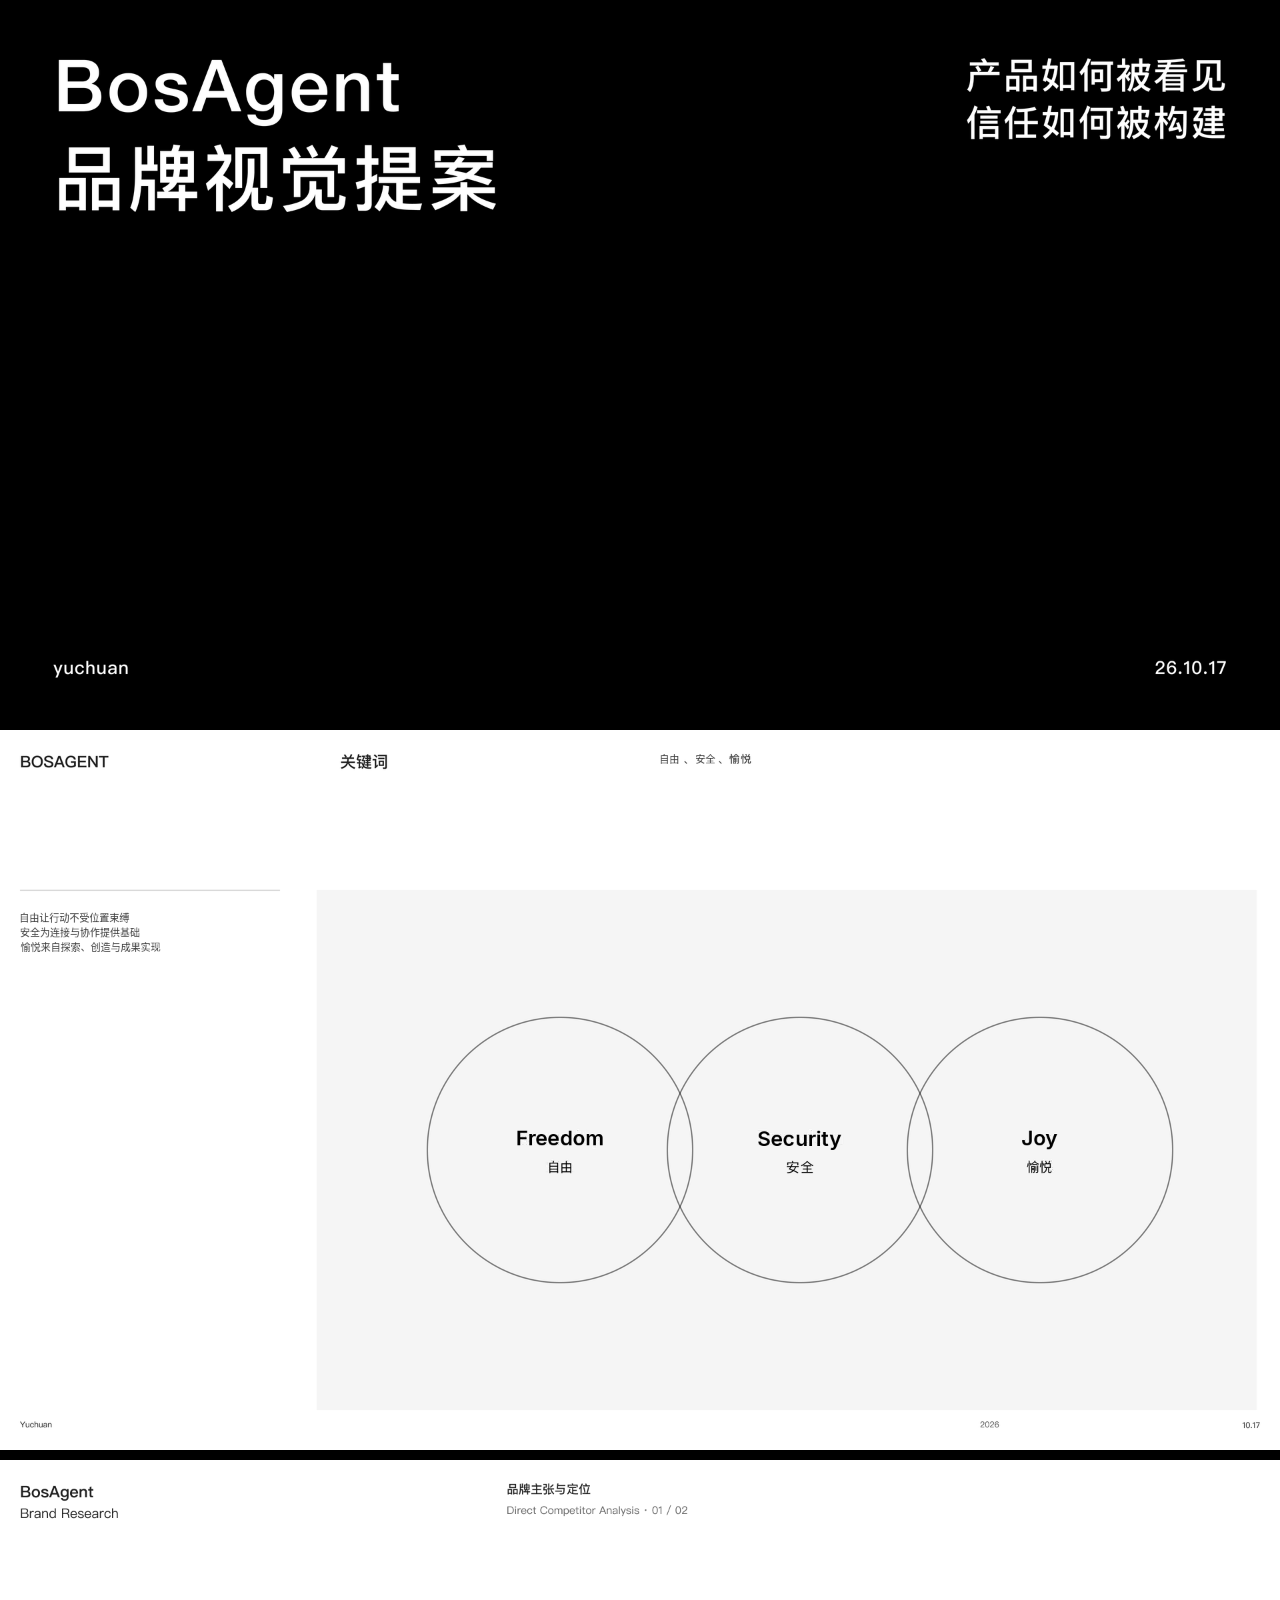
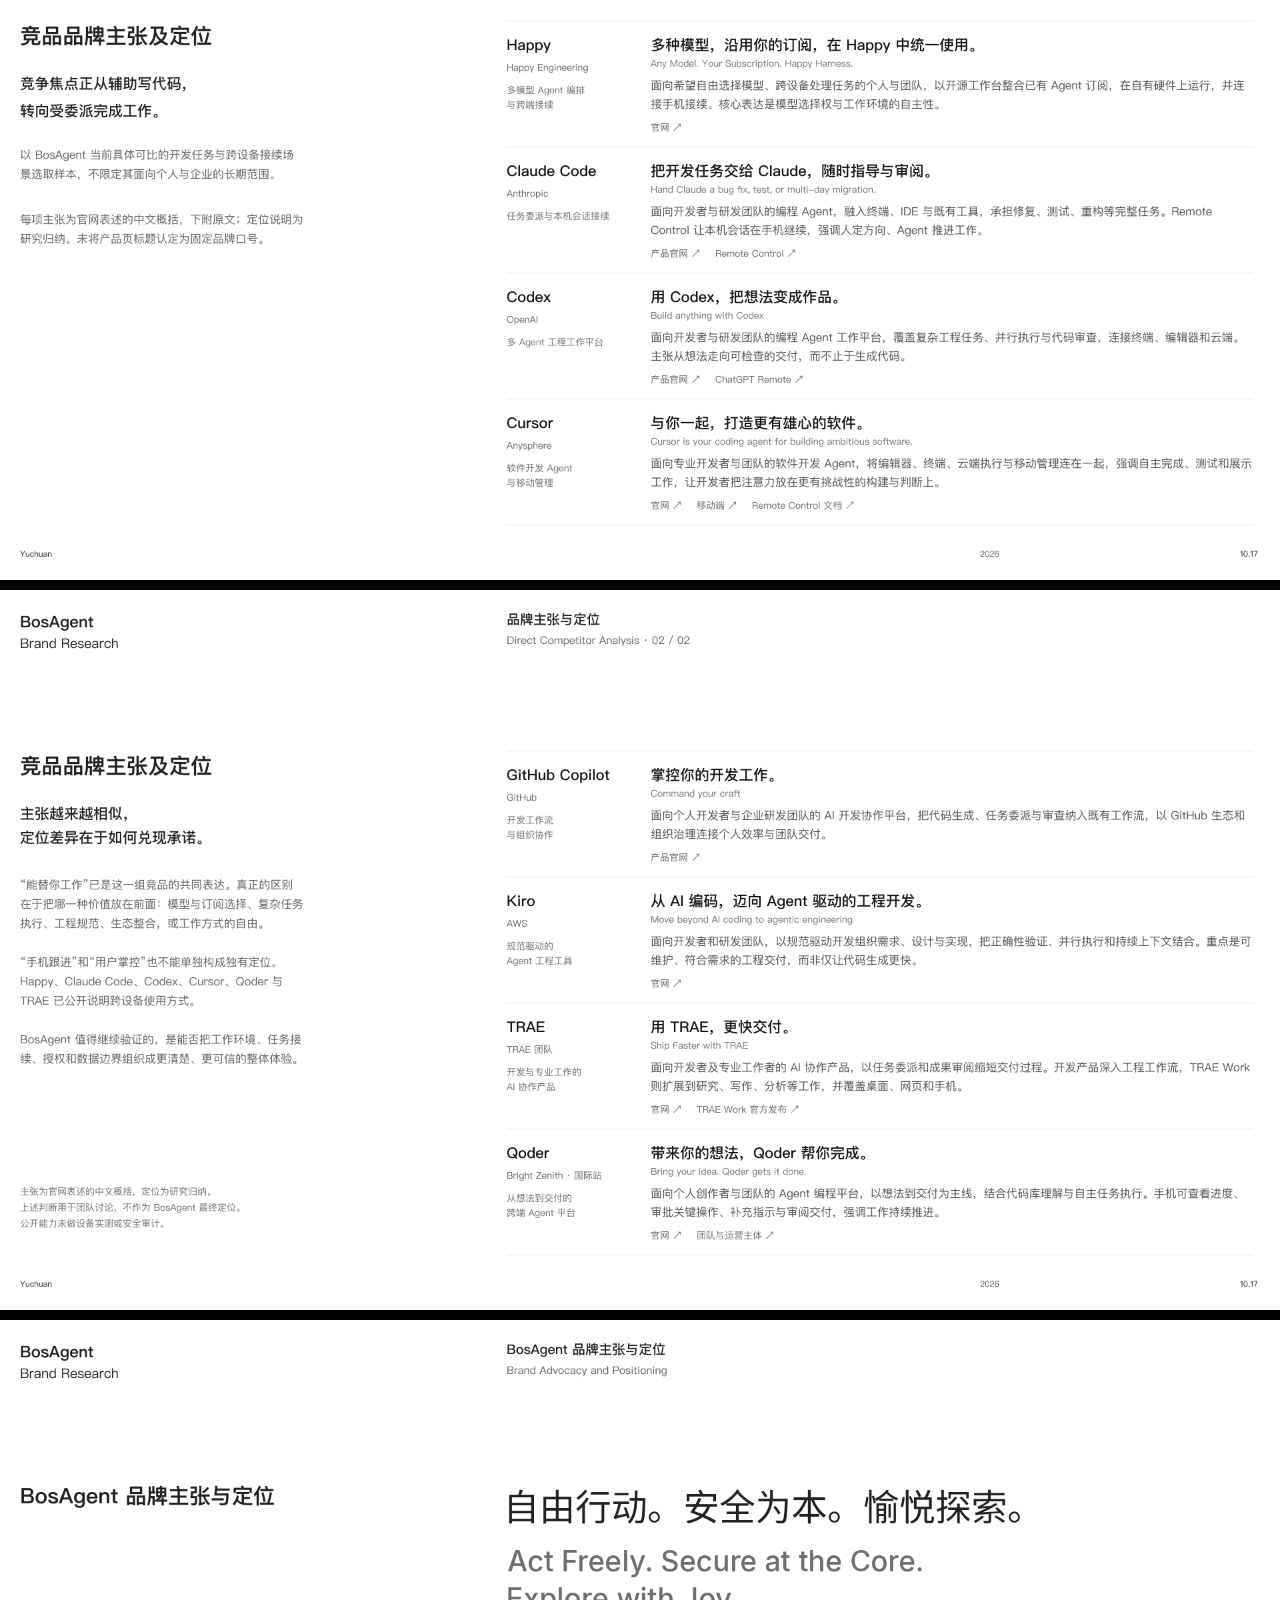
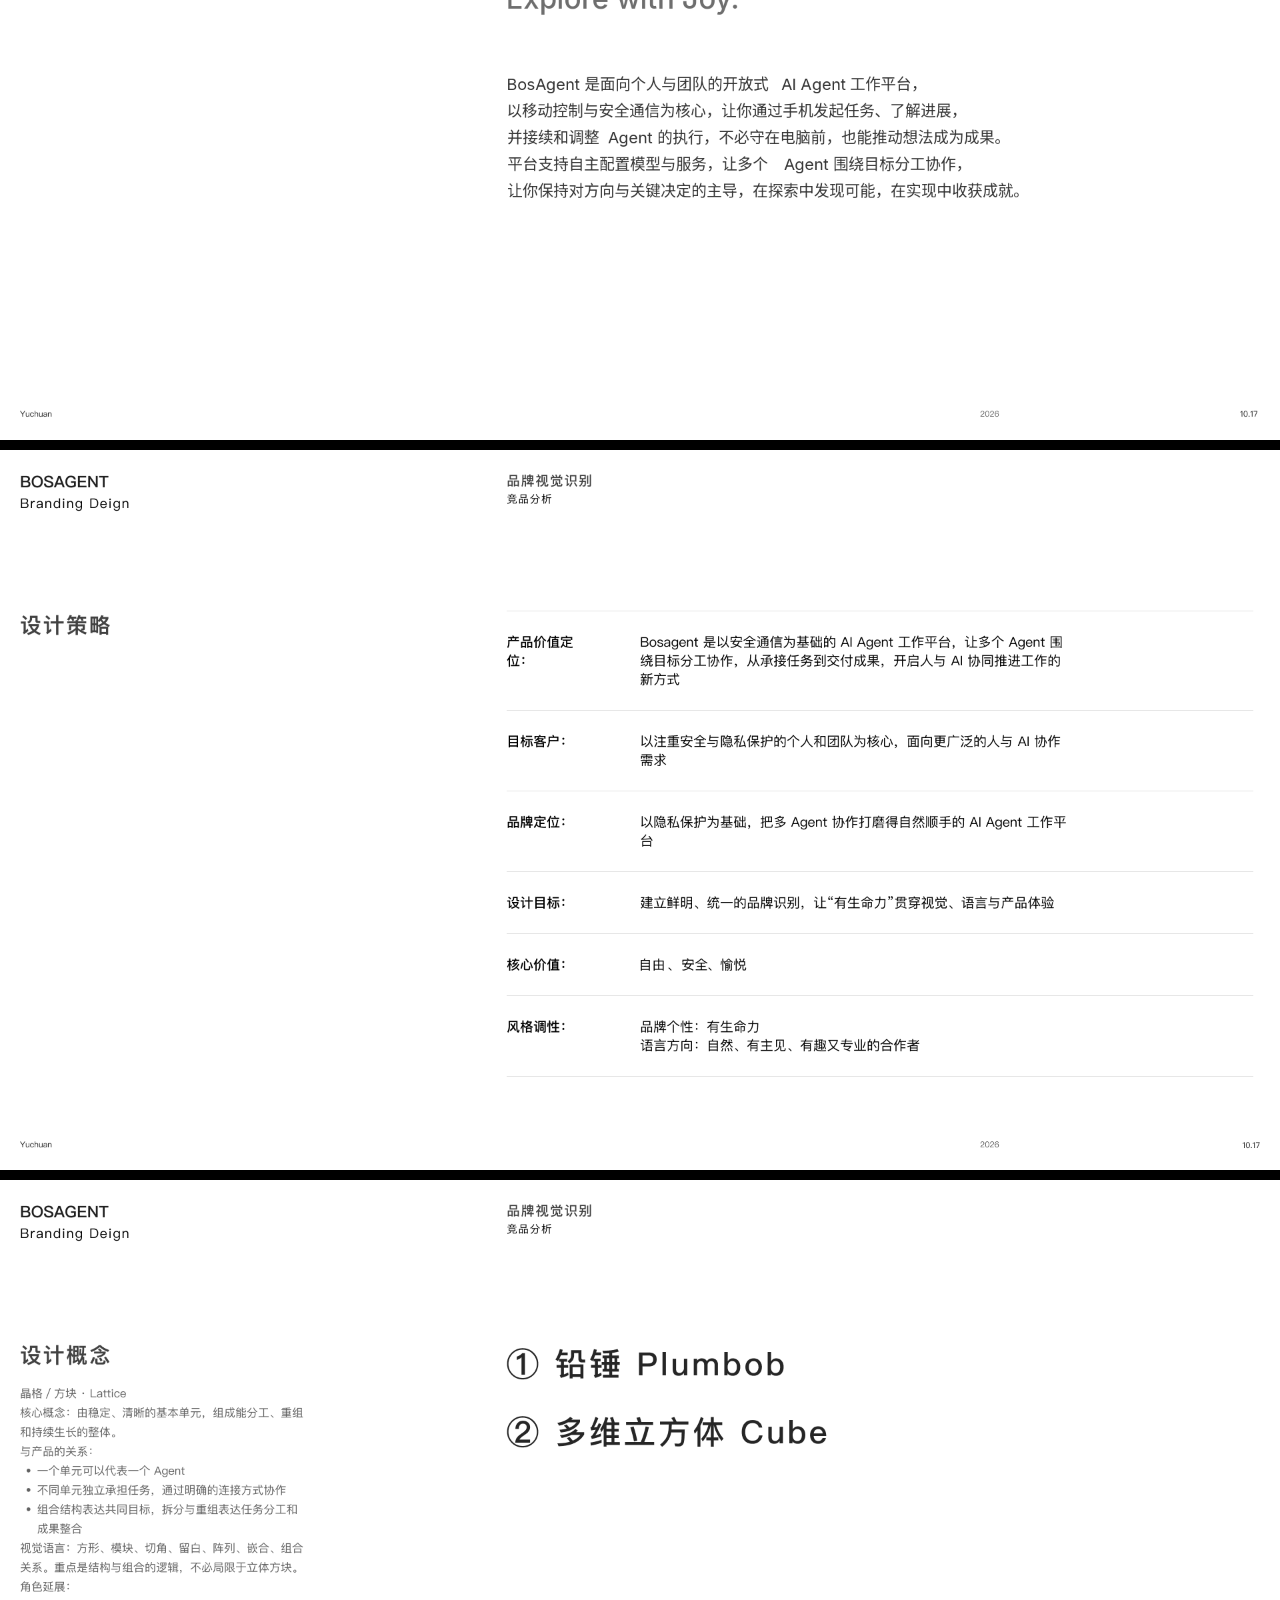
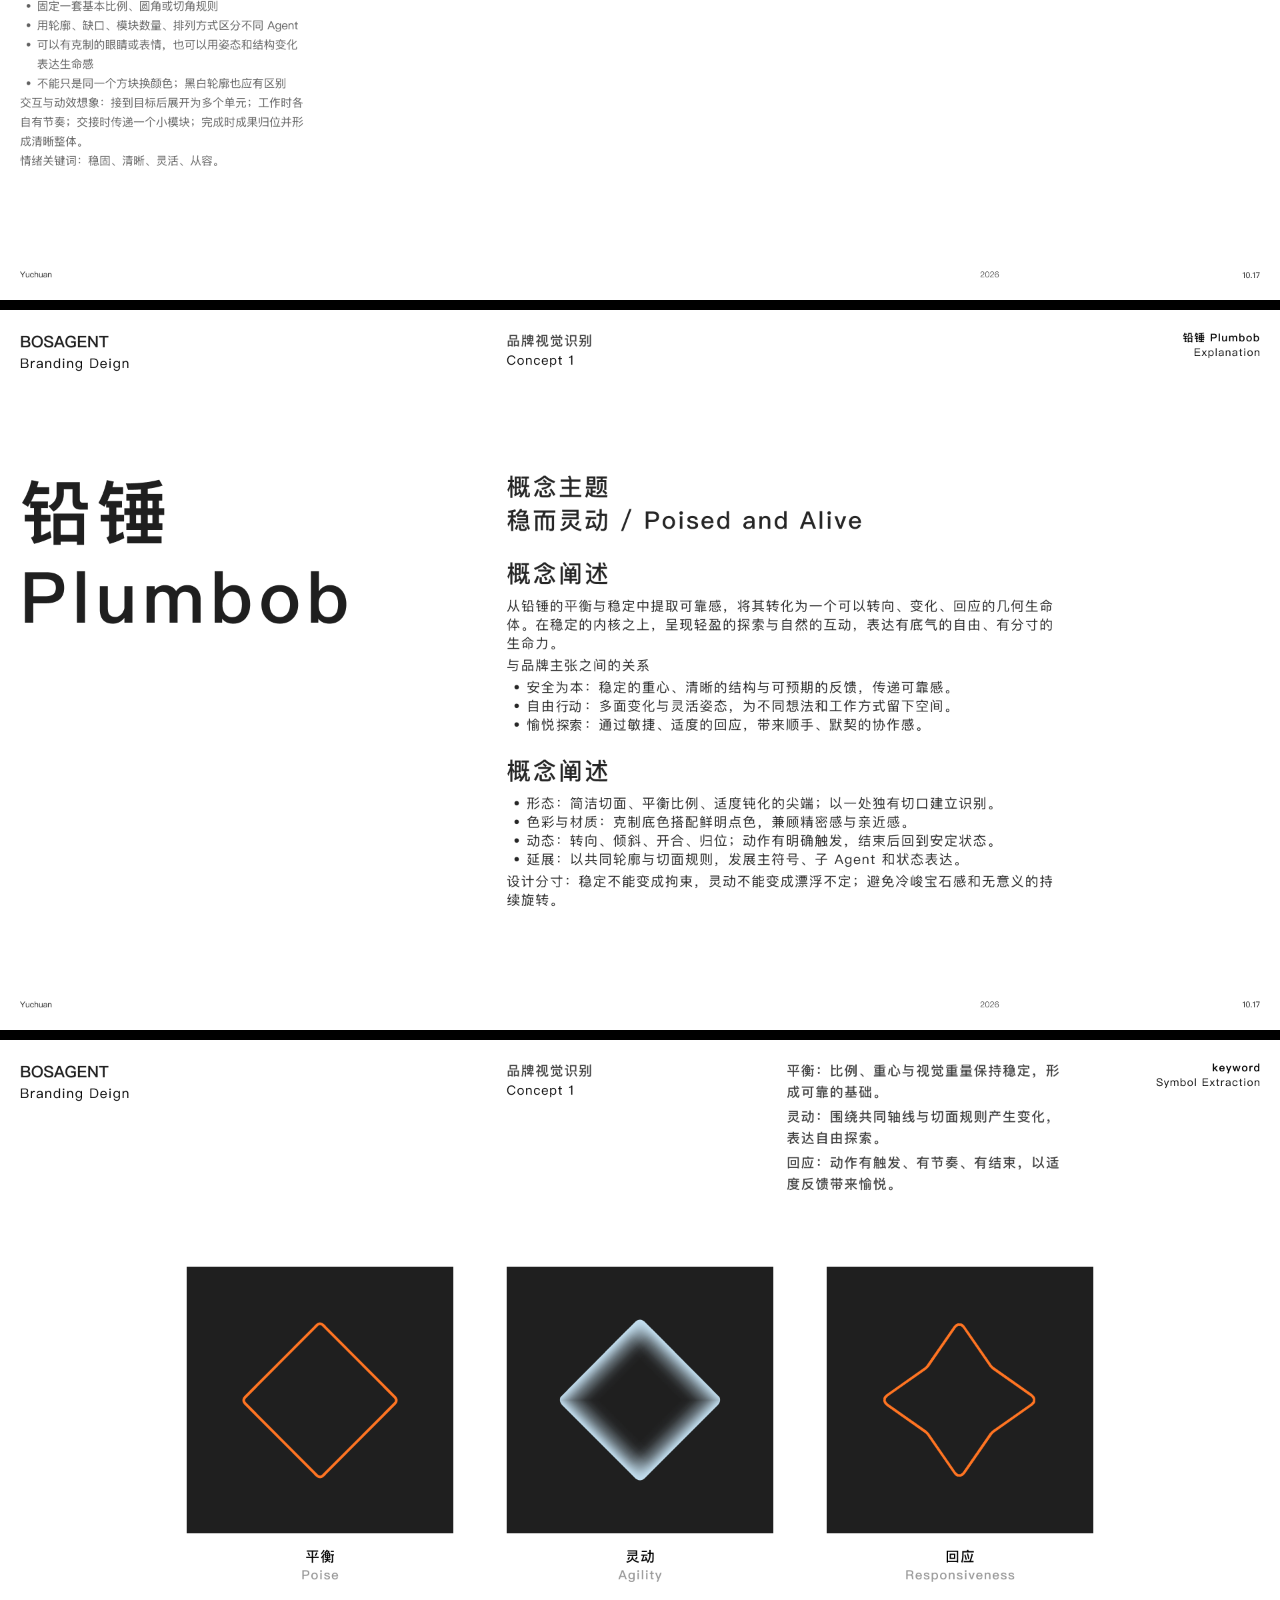
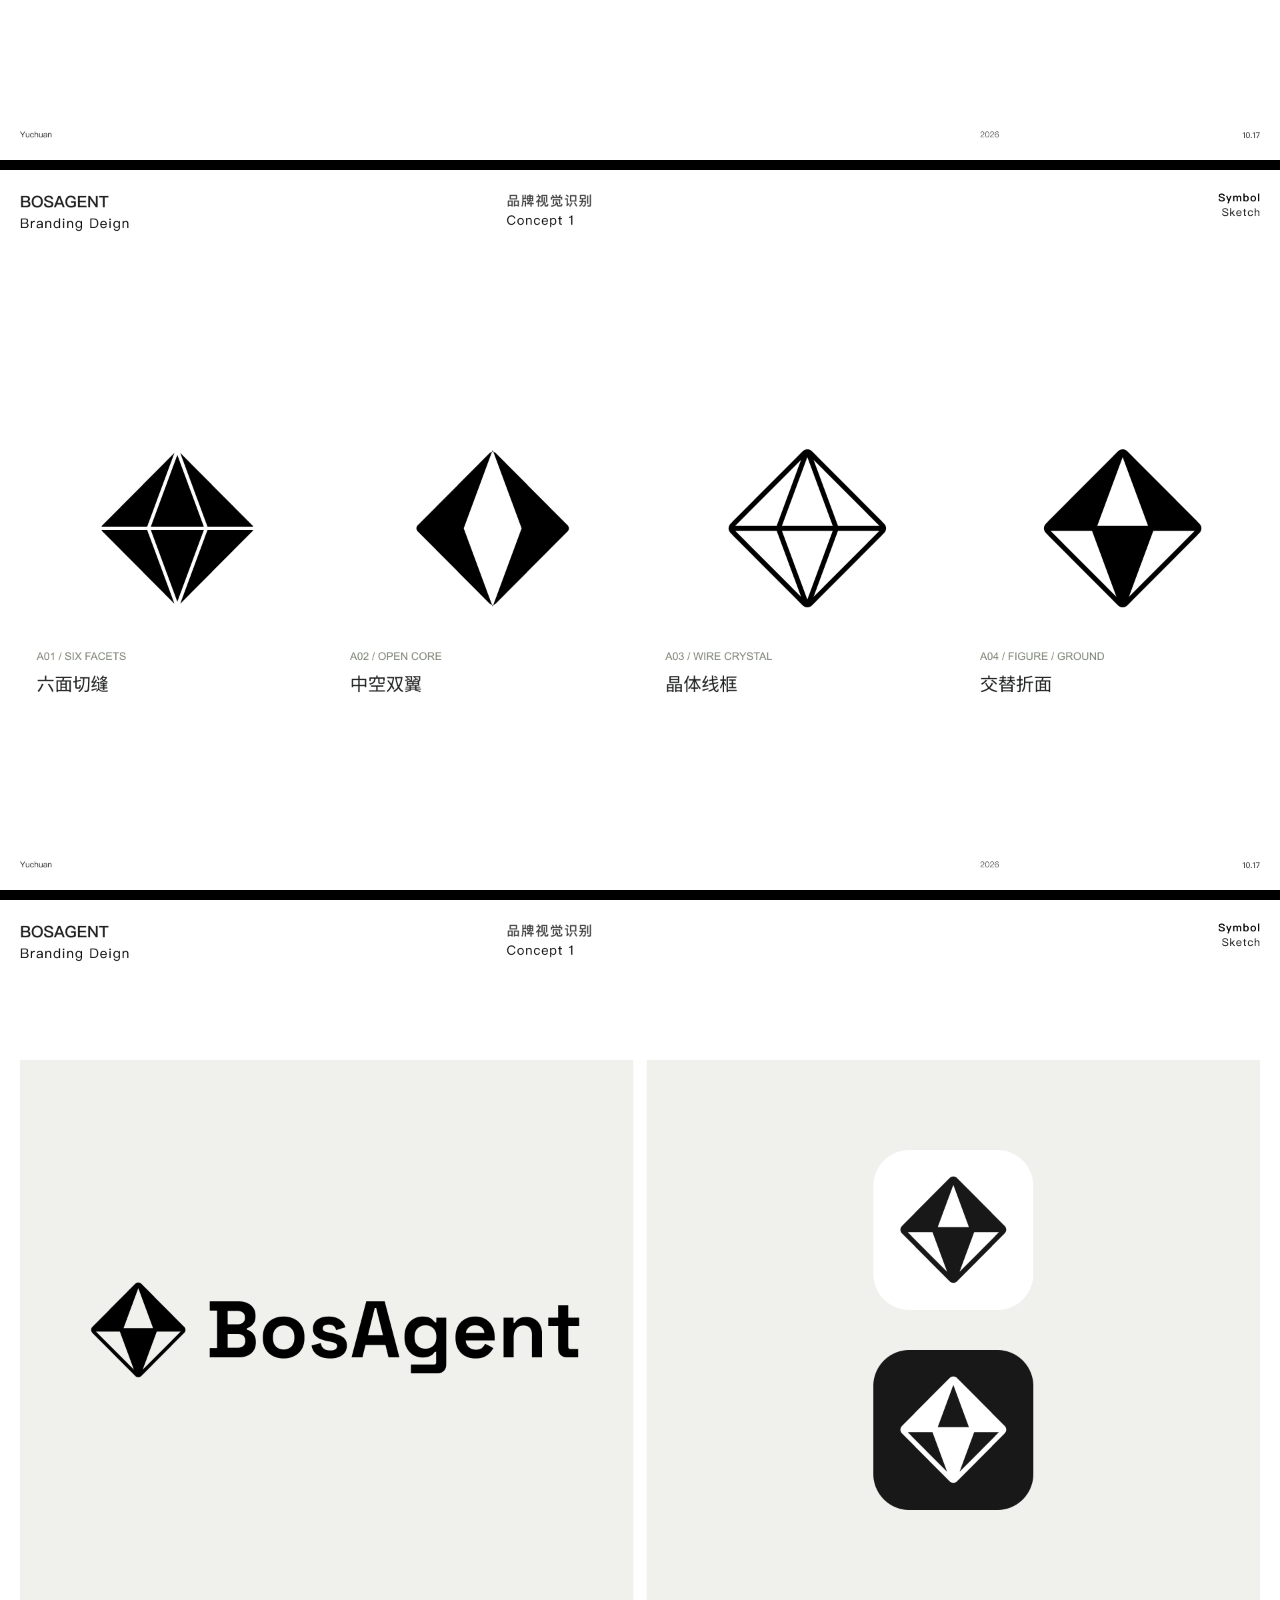
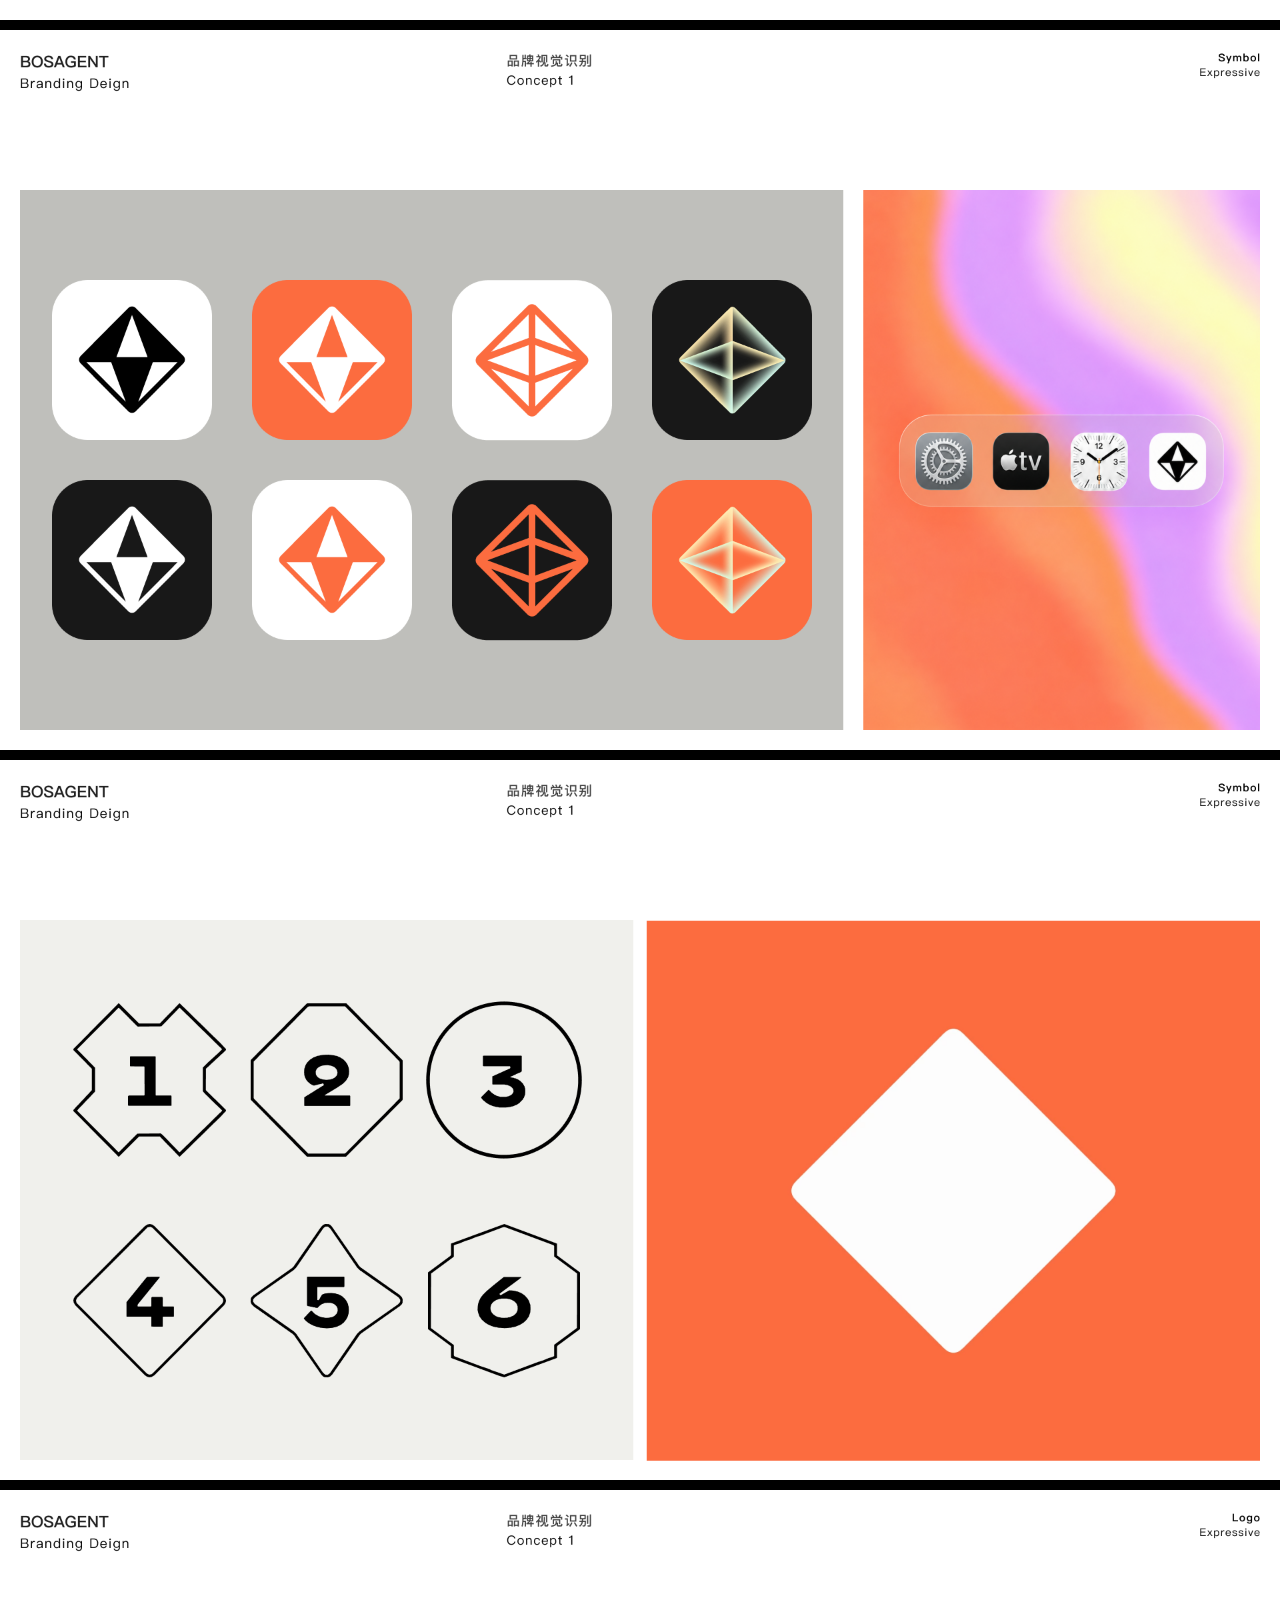
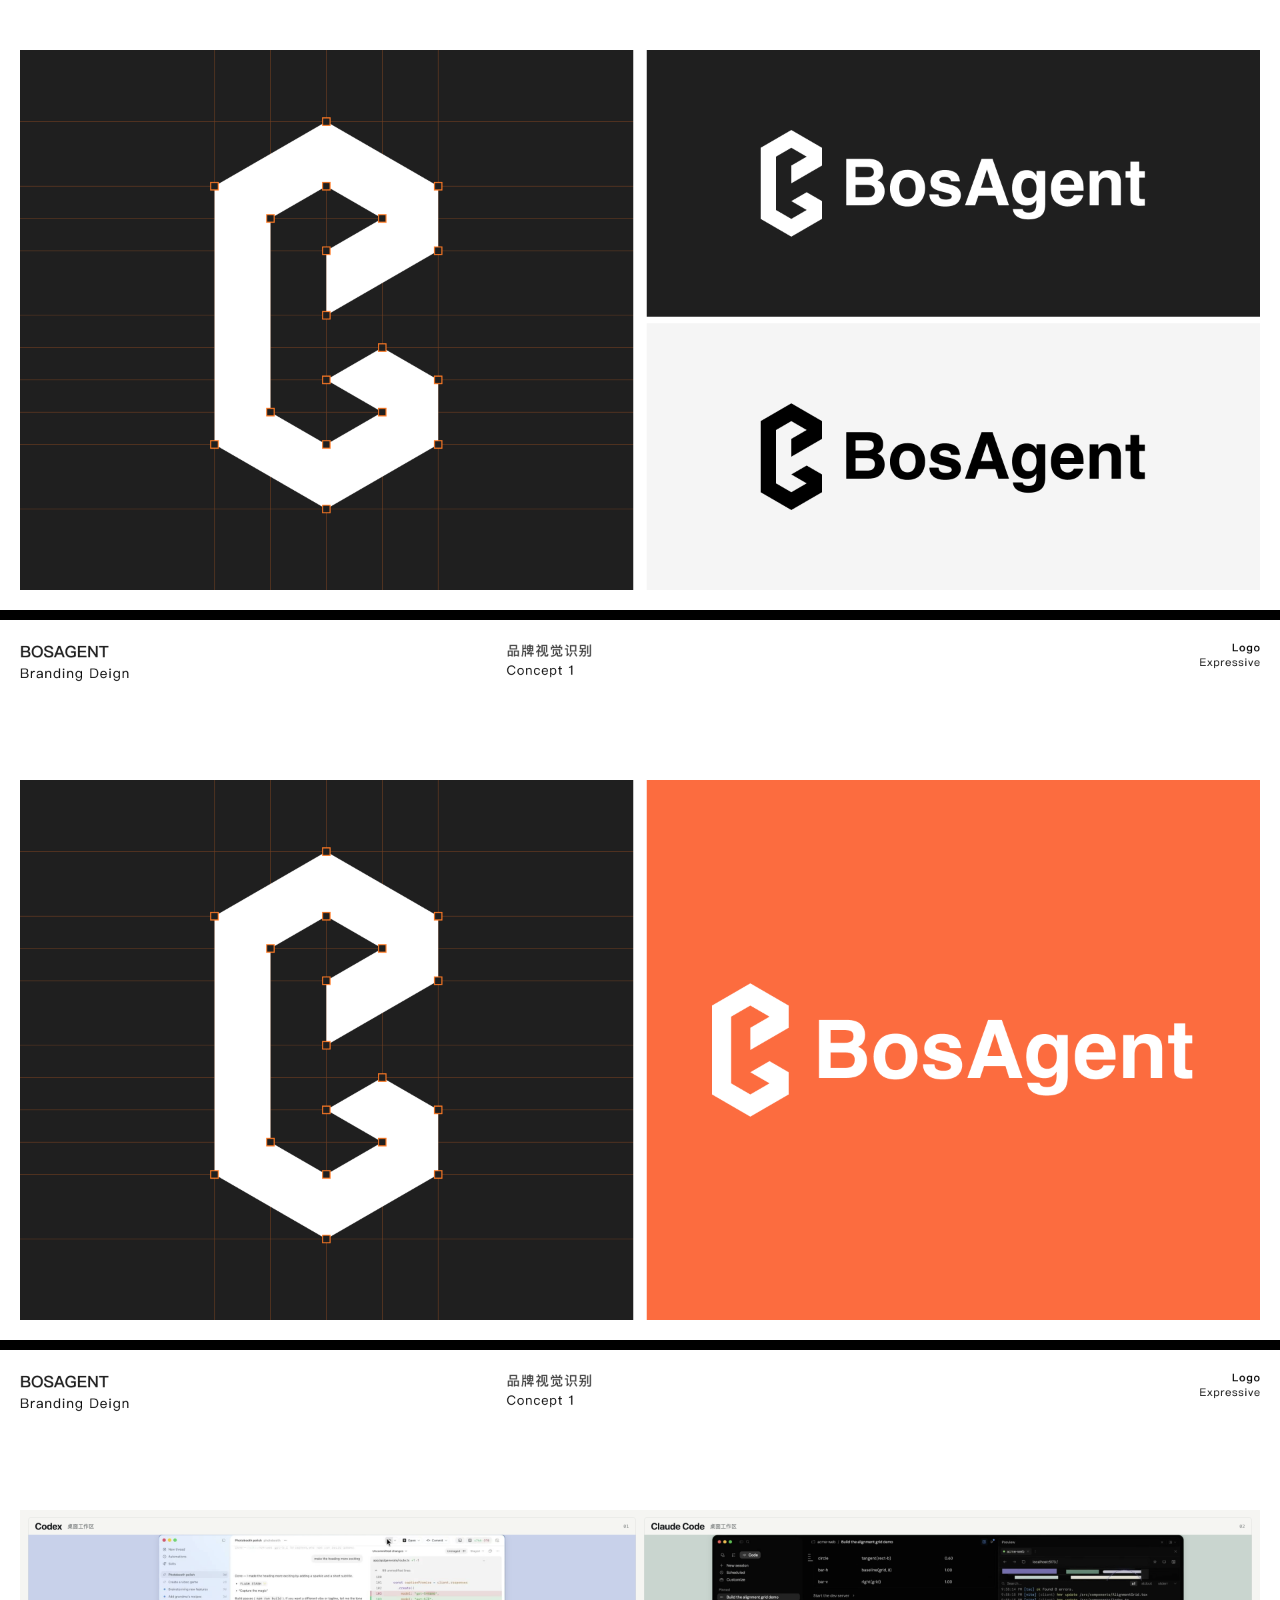
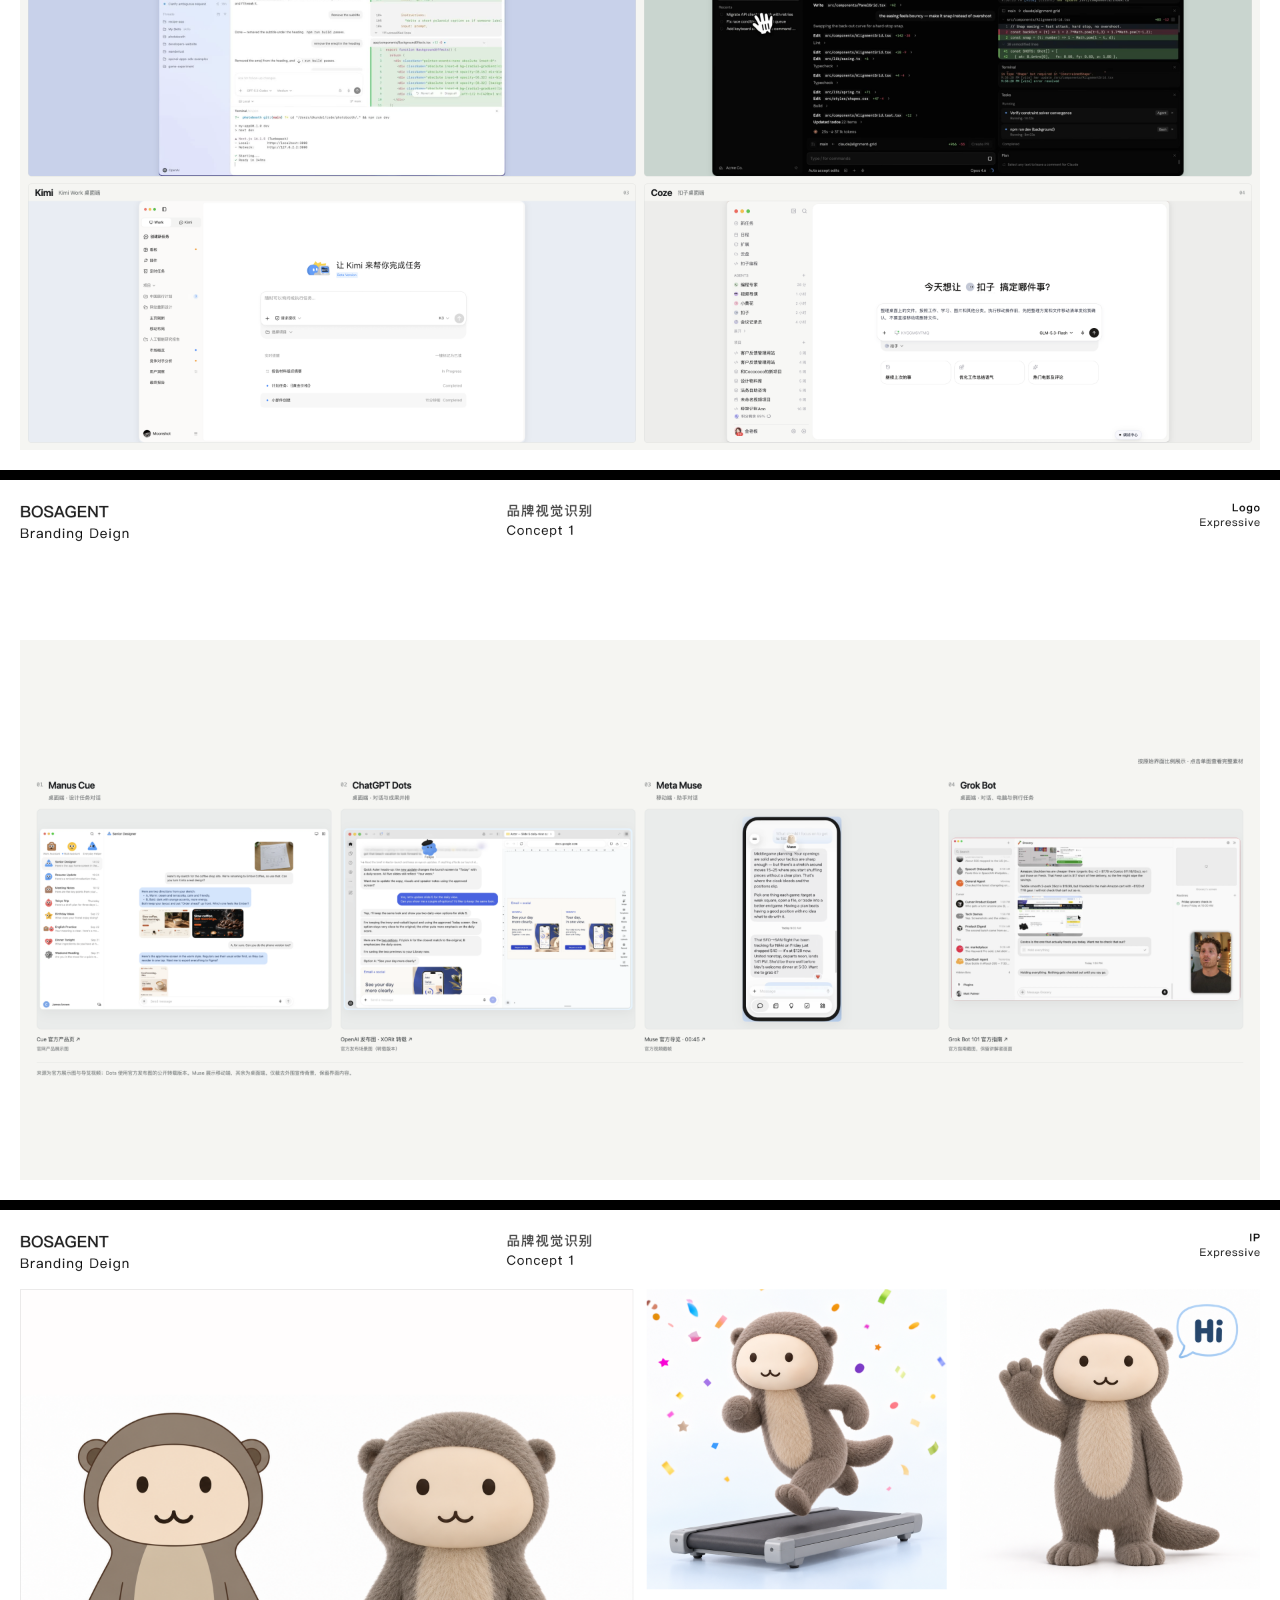
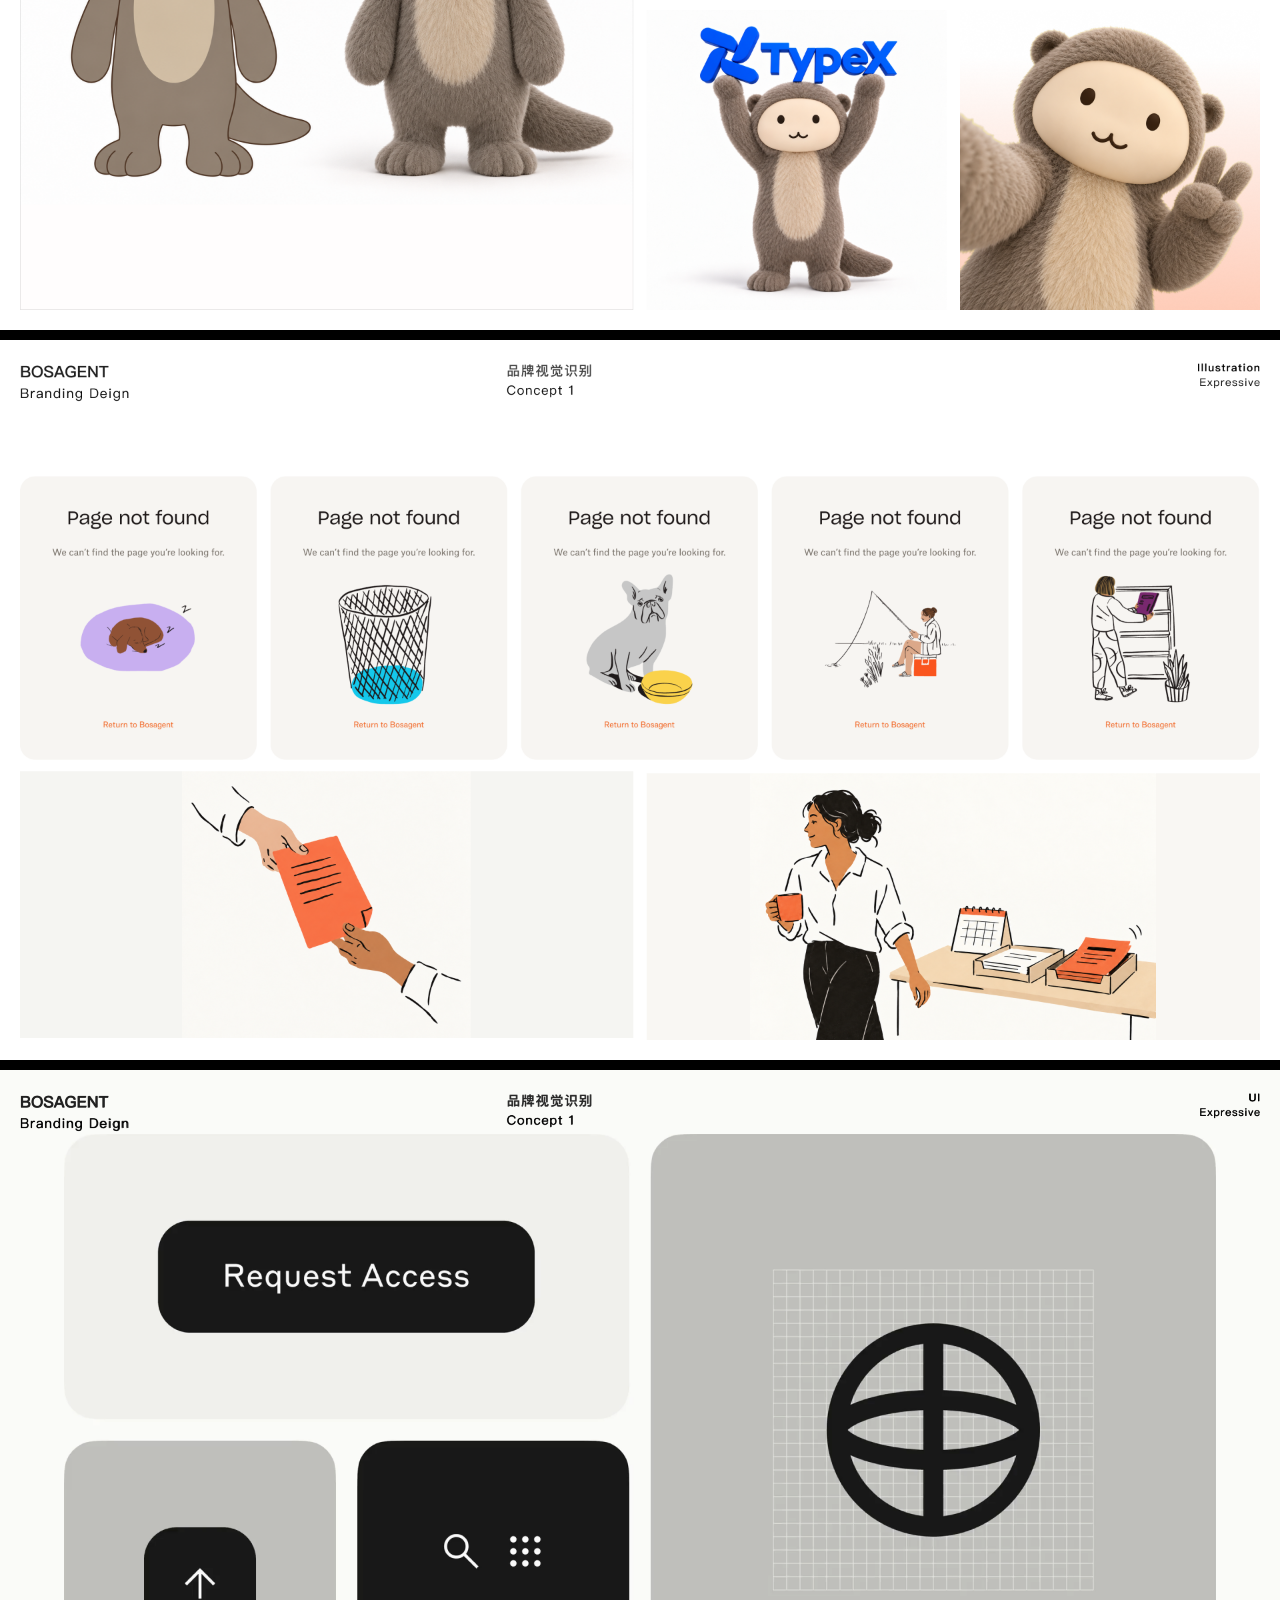
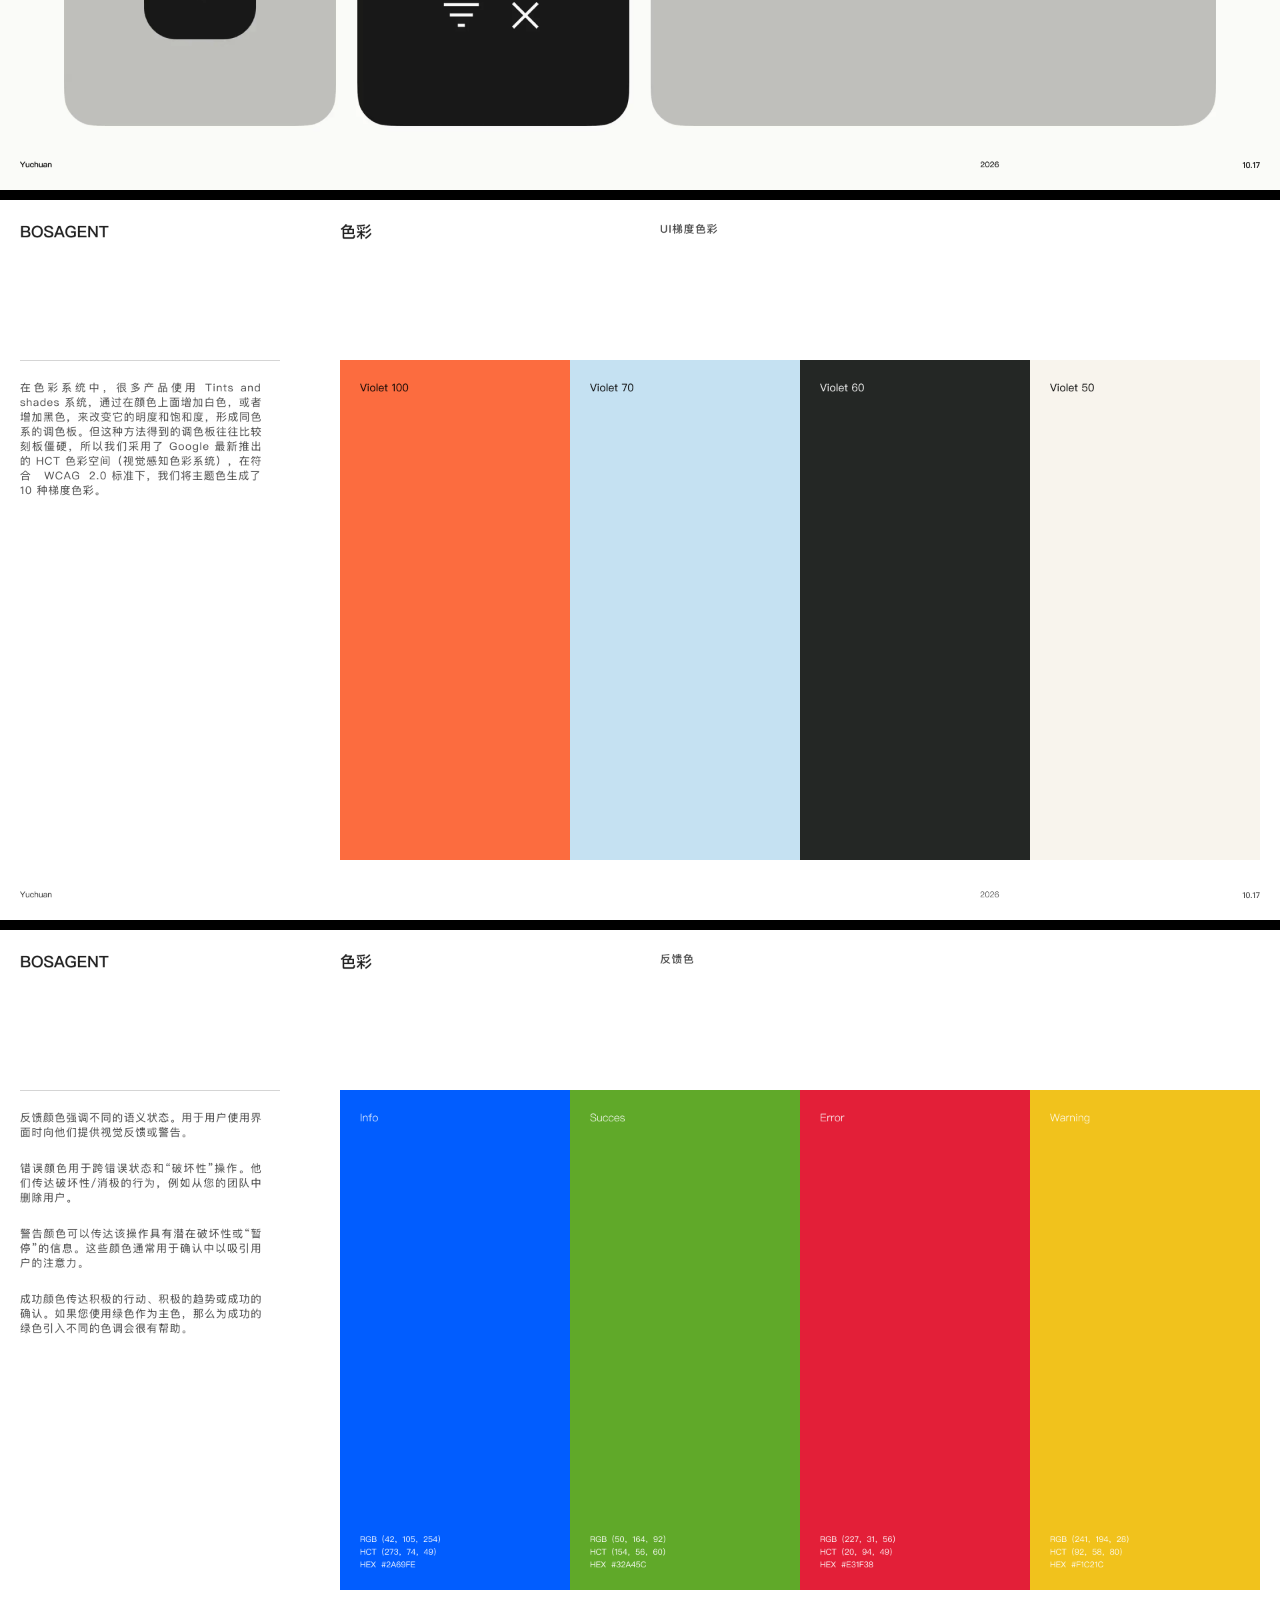
<file: index.html>
<!doctype html>
<html lang="zh-CN">
<head>
  <meta charset="UTF-8">
  <meta name="viewport" content="width=device-width,initial-scale=1">
  <meta name="robots" content="noindex,nofollow">
  <meta name="theme-color" content="#000000">
  <title>BosAgent · 品牌视觉提案</title>
  <meta name="description" content="BosAgent 品牌视觉提案，总览、Plumbob 与 Cube 原稿按顺序完整展示。">
  <meta property="og:title" content="BosAgent · 品牌视觉提案">
  <meta property="og:description" content="产品如何被看见，信任如何被构建。品牌视觉提案原稿 · 2026.10.17">
  <meta property="og:type" content="website">
  <meta property="og:url" content="https://yuchuanux-a11y.github.io/bosagent-brand-proposal/">
  <meta property="og:image" content="https://yuchuanux-a11y.github.io/bosagent-brand-proposal/assets/slide-01.png?v=front2-20261022">
  <link rel="icon" href="assets/favicon.svg" type="image/svg+xml">
  <style>
    * { box-sizing: border-box; }
    html, body { margin: 0; padding: 0; background: #fff; }
    main { display: flex; flex-direction: column; gap: 10px; width: 100%; margin: 0; padding: 0; background: #000; }
    .concept { display: flex; flex-direction: column; gap: 10px; width: 100%; }
    .slide { display: block; width: 100%; height: auto; margin: 0; padding: 0; }
    .board { position: relative; flex: none; width: 100%; aspect-ratio: 16 / 9; overflow: hidden; background: #fff; }
    img, video { display: block; margin: 0; padding: 0; }
    .original { width: 100%; height: 100%; }
    .motion-window { position: absolute; overflow: hidden; pointer-events: none; }
    .motion { position: absolute; max-width: none; object-fit: cover; object-position: center; }
    .video { opacity: 0; }
    .video.ready { opacity: 1; }
    .foreground { position: absolute; pointer-events: none; }
    @media print {
      @page { size: landscape; margin: 0; }
      main, .concept { display: block; }
      .slide, .board { break-after: page; break-inside: avoid; }
      #cube > .board:last-child { break-after: auto; }
      .motion-window, .foreground { display: none; }
    }
  </style>
</head>
<body>
  <main aria-label="BosAgent 品牌视觉提案，总览、Plumbob 与 Cube">
    <img class="slide" src="assets/slide-01.png?v=front2-20261022" width="1920" height="1080" alt="封面" fetchpriority="high" decoding="async">
    <img class="slide" src="assets/slide-02.png?v=anquan-20261027" width="1920" height="1080" alt="关键词" loading="lazy" decoding="async">
    <img class="slide" src="assets/slide-03.png" width="1920" height="1080" alt="竞品品牌主张及定位 01" loading="lazy" decoding="async">
    <img class="slide" src="assets/slide-04.png" width="1920" height="1080" alt="竞品品牌主张及定位 02" loading="lazy" decoding="async">
    <img class="slide" src="assets/slide-05.png?v=claim-20261027" width="1920" height="1080" alt="品牌主张与定位" loading="lazy" decoding="async">
    <img class="slide" src="assets/slide-06.png?v=anquan-20261027" width="1920" height="1080" alt="设计策略" loading="lazy" decoding="async">
    <img class="slide" src="assets/slide-07.png" width="1920" height="1080" alt="设计概念" loading="lazy" decoding="async">
    <section class="concept" id="plumbob" aria-label="BosAgent Plumbob 品牌视觉提案，21 张原稿">
      <section class="board" id="plumbob-board-01" aria-label="01 / BosAgent">
        <img loading="lazy" class="original" src="plumbob/assets/board-01.png?v=claim-20261027" width="1920" height="1080" alt="01 / BosAgent" decoding="async">
      </section>
      <section class="board" id="plumbob-board-02" aria-label="02 / BosAgent">
        <img class="original" src="plumbob/assets/board-02.png" width="1920" height="1080" alt="02 / BosAgent" loading="lazy" decoding="async">
      </section>
      <section class="board" id="plumbob-board-03" aria-label="03 / BosAgent">
        <img class="original" src="plumbob/assets/board-03.png" width="1920" height="1080" alt="03 / BosAgent" loading="lazy" decoding="async">
      </section>
      <section class="board" id="plumbob-board-04" aria-label="04 / BosAgent">
        <img class="original" src="plumbob/assets/board-04.png" width="1920" height="1080" alt="04 / BosAgent" loading="lazy" decoding="async">
      </section>
      <section class="board" id="plumbob-board-05" aria-label="05 / BosAgent">
        <img class="original" src="plumbob/assets/board-05.png" width="1920" height="1080" alt="05 / BosAgent" loading="lazy" decoding="async">
      </section>
      <section class="board" id="plumbob-board-06" aria-label="06 / BosAgent">
        <img class="original" src="plumbob/assets/board-06.png" width="1920" height="1080" alt="06 / BosAgent" loading="lazy" decoding="async">
        <div class="motion-window" style="left:50.52083333%;top:22.31481481%;width:47.91666667%;height:75.00000000%" aria-hidden="true">
          <video id="plumbob-motion-178-4313" class="motion video" style="left:0.00000000%;top:-50.98765432%;width:100.00000000%;height:201.97530864%" src="plumbob/assets/178-4313.mp4" autoplay muted loop playsinline preload="metadata" disablepictureinpicture></video>
        </div>
      </section>
      <section class="board" id="plumbob-board-07" aria-label="07 / BosAgent">
        <img class="original" src="plumbob/assets/board-07.png" width="1920" height="1080" alt="07 / BosAgent" loading="lazy" decoding="async">
      </section>
      <section class="board" id="plumbob-board-08" aria-label="08 / BosAgent">
        <img class="original" src="plumbob/assets/board-08.png" width="1920" height="1080" alt="08 / BosAgent" loading="lazy" decoding="async">
      </section>
      <section class="board" id="plumbob-board-09" aria-label="09 / BosAgent">
        <img class="original" src="plumbob/assets/board-09.png" width="1920" height="1080" alt="09 / BosAgent" loading="lazy" decoding="async">
      </section>
      <section class="board" id="plumbob-board-10" aria-label="10 / BosAgent">
        <img class="original" src="plumbob/assets/board-10.png" width="1920" height="1080" alt="10 / BosAgent" loading="lazy" decoding="async">
      </section>
      <section class="board" id="plumbob-board-11" aria-label="11 / BosAgent">
        <img class="original" src="plumbob/assets/board-11.png" width="1920" height="1080" alt="11 / BosAgent" loading="lazy" decoding="async">
      </section>
      <section class="board" id="plumbob-board-12" aria-label="12 / BosAgent">
        <img class="original" src="plumbob/assets/board-12.png" width="1920" height="1080" alt="12 / BosAgent" loading="lazy" decoding="async">
      </section>
      <section class="board" id="plumbob-board-13" aria-label="13 / BosAgent">
        <img class="original" src="plumbob/assets/board-13.png" width="1920" height="1080" alt="13 / BosAgent" loading="lazy" decoding="async">
        <div class="motion-window" style="left:0.00000000%;top:0.00000000%;width:100.00000000%;height:100.00000000%" aria-hidden="true">
          <video id="plumbob-motion-167-2630" class="motion video" style="left:0.00000000%;top:0.00000000%;width:100.00000000%;height:100.00000000%" src="plumbob/assets/167-2630.mp4" autoplay muted loop playsinline preload="metadata" disablepictureinpicture></video>
        </div>
        <img class="foreground" src="plumbob/assets/167-2536.png" style="left:1.64998372%;top:3.56739185%;width:6.81976318%;height:1.64889865%" alt="" loading="lazy" decoding="async" aria-hidden="true">
        <img class="foreground" src="plumbob/assets/167-2537.png" style="left:1.63752238%;top:6.70740198%;width:8.39146932%;height:1.74076787%" alt="" loading="lazy" decoding="async" aria-hidden="true">
        <img class="foreground" src="plumbob/assets/167-2538.png" style="left:1.56560262%;top:96.04297779%;width:2.45900472%;height:0.82442672%" alt="" loading="lazy" decoding="async" aria-hidden="true">
        <img class="foreground" src="plumbob/assets/167-2539.png" style="left:97.08196004%;top:96.13557038%;width:1.32812500%;height:0.82442672%" alt="" loading="lazy" decoding="async" aria-hidden="true">
        <img class="foreground" src="plumbob/assets/167-2540.png" style="left:76.60502116%;top:96.04297779%;width:1.42176310%;height:0.82442672%" alt="" loading="lazy" decoding="async" aria-hidden="true">
        <img class="foreground" src="plumbob/assets/167-2541.png" style="left:39.58333333%;top:2.77777778%;width:21.87500000%;height:5.46296296%" alt="" loading="lazy" decoding="async" aria-hidden="true">
        <img class="foreground" src="plumbob/assets/167-2544.png" style="left:88.80208333%;top:2.77777778%;width:9.63541667%;height:4.07407407%" alt="" loading="lazy" decoding="async" aria-hidden="true">
      </section>
      <section class="board" id="plumbob-board-14" aria-label="14 / BosAgent">
        <img class="original" src="plumbob/assets/board-14.png" width="1920" height="1080" alt="14 / BosAgent" loading="lazy" decoding="async">
      </section>
      <section class="board" id="plumbob-board-15" aria-label="15 / BosAgent">
        <img class="original" src="plumbob/assets/board-15.png" width="1920" height="1080" alt="15 / BosAgent" loading="lazy" decoding="async">
      </section>
      <section class="board" id="plumbob-board-16" aria-label="16 / BosAgent">
        <img class="original" src="plumbob/assets/board-16.png" width="1920" height="1080" alt="16 / BosAgent" loading="lazy" decoding="async">
      </section>
      <section class="board" id="plumbob-board-17" aria-label="17 / BosAgent">
        <img class="original" src="plumbob/assets/board-17.png" width="1920" height="1080" alt="17 / BosAgent" loading="lazy" decoding="async">
      </section>
      <section class="board" id="plumbob-board-18" aria-label="18 / BosAgent">
        <img class="original" src="plumbob/assets/board-18.png" width="1920" height="1080" alt="18 / BosAgent" loading="lazy" decoding="async">
        <div class="motion-window" style="left:26.56250000%;top:22.31481481%;width:30.57291667%;height:69.44444444%" aria-hidden="true">
          <video id="plumbob-motion-2-1461" class="motion video" style="left:0.00000000%;top:0.00000000%;width:100.00000000%;height:100.00000000%" src="plumbob/assets/2-1461.mp4" autoplay muted loop playsinline preload="metadata" disablepictureinpicture></video>
        </div>
        <div class="motion-window" style="left:67.86458333%;top:22.31481481%;width:30.57291667%;height:69.44444444%" aria-hidden="true">
          <video id="plumbob-motion-2-1462" class="motion video" style="left:0.00000000%;top:0.00000000%;width:100.00000000%;height:100.00000000%" src="plumbob/assets/2-1462.mp4" autoplay muted loop playsinline preload="metadata" disablepictureinpicture></video>
        </div>
      </section>
      <section class="board" id="plumbob-board-19" aria-label="19 / BosAgent">
        <img class="original" src="plumbob/assets/board-19.png" width="1920" height="1080" alt="19 / BosAgent" loading="lazy" decoding="async">
      </section>
      <section class="board" id="plumbob-board-20" aria-label="20 / Cube / 27 / 图标 · 网格">
        <img class="original" src="plumbob/assets/board-20.png" width="1920" height="1080" alt="20 / Cube / 27 / 图标 · 网格" loading="lazy" decoding="async">
      </section>
      <section class="board" id="plumbob-board-21" aria-label="21 / Cube / 28 / 图标 · 结构">
        <img class="original" src="plumbob/assets/board-21.png" width="1920" height="1080" alt="21 / Cube / 28 / 图标 · 结构" loading="lazy" decoding="async">
      </section>

    </section>
    <section class="concept" id="cube" aria-label="BosAgent Cube 品牌视觉提案，33 张原稿">
      <section class="board" id="cube-board-01" aria-label="Cube / 01 / 概念 · 多维立方体">
        <img loading="lazy" class="original" src="cube/assets/board-01.png?v=claim-20261027" width="1920" height="1080" alt="Cube / 01 / 概念 · 多维立方体" decoding="async">
      </section>
      <section class="board" id="cube-board-02" aria-label="Cube / 02 / 概念 · 符号提炼">
        <img class="original" src="cube/assets/board-02.png?v=claim-20261027" width="1920" height="1080" alt="Cube / 02 / 概念 · 符号提炼" loading="lazy" decoding="async">
        <div class="motion-window" style="left:64.58333333%;top:33.70370370%;width:20.83333333%;height:34.81481481%" aria-hidden="true">
          <img id="cube-motion-38-7010" class="motion gif" style="left:-202.00000000%;top:0.00000000%;width:403.19998169%;height:119.14893617%" src="cube/assets/38-7010.gif" alt="" loading="lazy" decoding="async">
        </div>
      </section>
      <section class="board" id="cube-board-03" aria-label="Cube / 03 / 标识 · 草图">
        <img class="original" src="cube/assets/board-03.png" width="1920" height="1080" alt="Cube / 03 / 标识 · 草图" loading="lazy" decoding="async">
      </section>
      <section class="board" id="cube-board-04" aria-label="Cube / 04 / 标识 · 反白字标">
        <img class="original" src="cube/assets/board-04.png" width="1920" height="1080" alt="Cube / 04 / 标识 · 反白字标" loading="lazy" decoding="async">
        <div class="motion-window" style="left:0.00000000%;top:0.00000000%;width:100.00000000%;height:100.00000000%" aria-hidden="true">
          <img id="cube-motion-27-5327" class="motion gif" style="left:0.00000000%;top:0.00000000%;width:100.00000000%;height:100.00000000%" src="cube/assets/27-5327.gif" alt="" loading="lazy" decoding="async">
        </div>
        <img class="foreground" src="cube/assets/27-5312.png" style="left:1.65000916%;top:3.56739185%;width:6.81971232%;height:1.64889865%" alt="" loading="lazy" decoding="async" aria-hidden="true">
        <img class="foreground" src="cube/assets/27-5313.png" style="left:1.63749695%;top:6.70740198%;width:8.39149475%;height:1.74076787%" alt="" loading="lazy" decoding="async" aria-hidden="true">
        <img class="foreground" src="cube/assets/27-5314.png" style="left:1.56562805%;top:96.04297779%;width:2.45897929%;height:0.82442672%" alt="" loading="lazy" decoding="async" aria-hidden="true">
        <img class="foreground" src="cube/assets/27-5315.png" style="left:97.08196004%;top:96.13557038%;width:1.32812500%;height:0.82442672%" alt="" loading="lazy" decoding="async" aria-hidden="true">
        <img class="foreground" src="cube/assets/27-5316.png" style="left:76.60499573%;top:96.04297779%;width:1.42176310%;height:0.82442672%" alt="" loading="lazy" decoding="async" aria-hidden="true">
        <img class="foreground" src="cube/assets/27-5317.png" style="left:39.58333333%;top:2.77777778%;width:21.87500000%;height:5.46296296%" alt="" loading="lazy" decoding="async" aria-hidden="true">
        <img class="foreground" src="cube/assets/27-5320.png" style="left:88.80208333%;top:2.77777778%;width:9.63541667%;height:4.07407407%" alt="" loading="lazy" decoding="async" aria-hidden="true">
      </section>
      <section class="board" id="cube-board-05" aria-label="Cube / 05 / 标识 · B 图形">
        <img class="original" src="cube/assets/board-05.png" width="1920" height="1080" alt="Cube / 05 / 标识 · B 图形" loading="lazy" decoding="async">
        <div class="motion-window" style="left:31.25000000%;top:16.66666667%;width:37.50000000%;height:66.66666667%" aria-hidden="true">
          <video id="cube-motion-24-1442" class="motion video" style="left:0.00000000%;top:0.00000000%;width:100.00000000%;height:100.00000000%" src="cube/assets/24-1442.mp4" autoplay muted loop playsinline preload="metadata" disablepictureinpicture></video>
        </div>
      </section>
      <section class="board" id="cube-board-06" aria-label="Cube / 06 / 标识 · 标准字标">
        <img class="original" src="cube/assets/board-06.png" width="1920" height="1080" alt="Cube / 06 / 标识 · 标准字标" loading="lazy" decoding="async">
        <div class="motion-window" style="left:0.00000000%;top:0.00000000%;width:100.00000000%;height:100.00000000%" aria-hidden="true">
          <video id="cube-motion-27-5264" class="motion video" style="left:0.00000000%;top:0.00000000%;width:100.00000000%;height:100.00000000%" src="cube/assets/27-5264.mp4" autoplay muted loop playsinline preload="metadata" disablepictureinpicture></video>
        </div>
        <img class="foreground" src="cube/assets/24-1462.png" style="left:1.64998372%;top:3.56739185%;width:6.81976318%;height:1.64889865%" alt="" loading="lazy" decoding="async" aria-hidden="true">
        <img class="foreground" src="cube/assets/24-1463.png" style="left:1.63752238%;top:6.70740198%;width:8.39146932%;height:1.74076787%" alt="" loading="lazy" decoding="async" aria-hidden="true">
        <img class="foreground" src="cube/assets/24-1464.png" style="left:1.56560262%;top:96.04297779%;width:2.45900472%;height:0.82442672%" alt="" loading="lazy" decoding="async" aria-hidden="true">
        <img class="foreground" src="cube/assets/24-1465.png" style="left:97.08196004%;top:96.13557038%;width:1.32812500%;height:0.82442672%" alt="" loading="lazy" decoding="async" aria-hidden="true">
        <img class="foreground" src="cube/assets/24-1466.png" style="left:76.60502116%;top:96.04297779%;width:1.42176310%;height:0.82442672%" alt="" loading="lazy" decoding="async" aria-hidden="true">
        <img class="foreground" src="cube/assets/24-1467.png" style="left:39.58333333%;top:2.77777778%;width:21.87500000%;height:5.46296296%" alt="" loading="lazy" decoding="async" aria-hidden="true">
        <img class="foreground" src="cube/assets/24-1470.png" style="left:88.80208333%;top:2.77777778%;width:9.63541667%;height:4.07407407%" alt="" loading="lazy" decoding="async" aria-hidden="true">
      </section>
      <section class="board" id="cube-board-07" aria-label="Cube / 07 / 标识延展 · 渐变空间">
        <img class="original" src="cube/assets/board-07.png" width="1920" height="1080" alt="Cube / 07 / 标识延展 · 渐变空间" loading="lazy" decoding="async">
        <div class="motion-window" style="left:0.00000000%;top:0.00000000%;width:100.00000000%;height:100.00000000%" aria-hidden="true">
          <video id="cube-motion-24-1401" class="motion video" style="left:0.00000000%;top:0.00000000%;width:100.00000000%;height:100.00000000%" src="cube/assets/24-1401.mp4" autoplay muted loop playsinline preload="metadata" disablepictureinpicture></video>
        </div>
        <img class="foreground" src="cube/assets/24-1389.png" style="left:1.64998372%;top:3.56739185%;width:6.81976318%;height:1.64889865%" alt="" loading="lazy" decoding="async" aria-hidden="true">
        <img class="foreground" src="cube/assets/24-1390.png" style="left:1.63752238%;top:6.70740198%;width:8.39146932%;height:1.74076787%" alt="" loading="lazy" decoding="async" aria-hidden="true">
        <img class="foreground" src="cube/assets/24-1391.png" style="left:1.56560262%;top:96.04297779%;width:2.45900472%;height:0.82442672%" alt="" loading="lazy" decoding="async" aria-hidden="true">
        <img class="foreground" src="cube/assets/24-1392.png" style="left:97.08196004%;top:96.13557038%;width:1.32812500%;height:0.82442672%" alt="" loading="lazy" decoding="async" aria-hidden="true">
        <img class="foreground" src="cube/assets/24-1393.png" style="left:76.60502116%;top:96.04297779%;width:1.42176310%;height:0.82442672%" alt="" loading="lazy" decoding="async" aria-hidden="true">
        <img class="foreground" src="cube/assets/24-1394.png" style="left:39.58333333%;top:2.77777778%;width:21.87500000%;height:5.46296296%" alt="" loading="lazy" decoding="async" aria-hidden="true">
        <img class="foreground" src="cube/assets/24-1423.png" style="left:88.80208333%;top:2.77777778%;width:9.63541667%;height:4.07407407%" alt="" loading="lazy" decoding="async" aria-hidden="true">
      </section>
      <section class="board" id="cube-board-08" aria-label="Cube / 08 / 标识 · 构成与比例">
        <img class="original" src="cube/assets/board-08.png" width="1920" height="1080" alt="Cube / 08 / 标识 · 构成与比例" loading="lazy" decoding="async">
      </section>
      <section class="board" id="cube-board-09" aria-label="Cube / 09 / 标识延展 · B 图形变化">
        <img class="original" src="cube/assets/board-09.png" width="1920" height="1080" alt="Cube / 09 / 标识延展 · B 图形变化" loading="lazy" decoding="async">
        <div class="motion-window" style="left:67.44791667%;top:22.22222222%;width:30.98958333%;height:75.00000000%" aria-hidden="true">
          <video id="cube-motion-41-7011" class="motion video" style="left:0.00000000%;top:0.00000000%;width:100.00000000%;height:100.00000000%" src="cube/assets/41-7011.mp4" autoplay muted loop playsinline preload="metadata" disablepictureinpicture></video>
        </div>
      </section>
      <section class="board" id="cube-board-10" aria-label="Cube / 10 / 标识延展 · 像素图形">
        <img class="original" src="cube/assets/board-10.png" width="1920" height="1080" alt="Cube / 10 / 标识延展 · 像素图形" loading="lazy" decoding="async">
      </section>
      <section class="board" id="cube-board-11" aria-label="Cube / 11 / 标识延展 · 01">
        <img class="original" src="cube/assets/board-11.png" width="1920" height="1080" alt="Cube / 11 / 标识延展 · 01" loading="lazy" decoding="async">
        <div class="motion-window" style="left:8.33333333%;top:39.16666667%;width:83.33333333%;height:41.11111111%" aria-hidden="true">
          <img id="cube-motion-46-93" class="motion gif" style="left:0.00000000%;top:0.00000000%;width:100.00000000%;height:100.00000000%" src="cube/assets/46-93.gif" alt="" loading="lazy" decoding="async">
        </div>
      </section>
      <section class="board" id="cube-board-12" aria-label="Cube / 12 / 标识延展 · 02">
        <img class="original" src="cube/assets/board-12.png" width="1920" height="1080" alt="Cube / 12 / 标识延展 · 02" loading="lazy" decoding="async">
      </section>
      <section class="board" id="cube-board-13" aria-label="Cube / 13 / 标识延展 · 03">
        <img class="original" src="cube/assets/board-13.png" width="1920" height="1080" alt="Cube / 13 / 标识延展 · 03" loading="lazy" decoding="async">
        <div class="motion-window" style="left:0.00000000%;top:0.00000000%;width:100.00000000%;height:100.00000000%" aria-hidden="true">
          <video id="cube-motion-42-7105" class="motion video" style="left:0.00000000%;top:0.00000000%;width:100.00000000%;height:100.00000000%" src="cube/assets/42-7105.mp4" autoplay muted loop playsinline preload="metadata" disablepictureinpicture></video>
        </div>
        <img class="foreground" src="cube/assets/42-7092.png" style="left:1.64998372%;top:3.56739185%;width:6.81976318%;height:1.64889865%" alt="" loading="lazy" decoding="async" aria-hidden="true">
        <img class="foreground" src="cube/assets/42-7093.png" style="left:1.63752238%;top:6.70740198%;width:8.39146932%;height:1.74076787%" alt="" loading="lazy" decoding="async" aria-hidden="true">
        <img class="foreground" src="cube/assets/42-7099.png" style="left:39.58333333%;top:2.77777778%;width:21.87500000%;height:5.46296296%" alt="" loading="lazy" decoding="async" aria-hidden="true">
        <img class="foreground" src="cube/assets/42-7102.png" style="left:88.80208333%;top:2.77777778%;width:9.63541667%;height:4.07407407%" alt="" loading="lazy" decoding="async" aria-hidden="true">
      </section>
      <section class="board" id="cube-board-14" aria-label="Cube / 14 / 标识延展 · 定制字体">
        <img class="original" src="cube/assets/board-14.png" width="1920" height="1080" alt="Cube / 14 / 标识延展 · 定制字体" loading="lazy" decoding="async">
        <div class="motion-window" style="left:1.56250000%;top:22.22222222%;width:47.91666667%;height:75.00000000%" aria-hidden="true">
          <video id="cube-motion-42-7072" class="motion video" style="left:-0.32608696%;top:-14.32098765%;width:100.65217391%;height:128.64197531%" src="cube/assets/42-7072.mp4" autoplay muted loop playsinline preload="metadata" disablepictureinpicture></video>
        </div>
        <img class="foreground" src="cube/assets/42-7089.png" style="left:37.23958333%;top:25.00000000%;width:10.67708333%;height:3.70370370%" alt="" loading="lazy" decoding="async" aria-hidden="true">
      </section>
      <section class="board" id="cube-board-15" aria-label="Cube / 15 / 标识延展 · 像素系统">
        <img class="original" src="cube/assets/board-15.png" width="1920" height="1080" alt="Cube / 15 / 标识延展 · 像素系统" loading="lazy" decoding="async">
      </section>
      <section class="board" id="cube-board-16" aria-label="Cube / 16 / 标识延展 · 04">
        <img class="original" src="cube/assets/board-16.png" width="1920" height="1080" alt="Cube / 16 / 标识延展 · 04" loading="lazy" decoding="async">
      </section>
      <section class="board" id="cube-board-17" aria-label="Cube / 17 / 标识延展 · 05">
        <img class="original" src="cube/assets/board-17.png" width="1920" height="1080" alt="Cube / 17 / 标识延展 · 05" loading="lazy" decoding="async">
      </section>
      <section class="board" id="cube-board-18" aria-label="Cube / 18 / 色彩 · 基础色">
        <img class="original" src="cube/assets/board-18.png" width="1920" height="1080" alt="Cube / 18 / 色彩 · 基础色" loading="lazy" decoding="async">
      </section>
      <section class="board" id="cube-board-19" aria-label="Cube / 19 / 色彩 · 品牌色">
        <img class="original" src="cube/assets/board-19.png" width="1920" height="1080" alt="Cube / 19 / 色彩 · 品牌色" loading="lazy" decoding="async">
      </section>
      <section class="board" id="cube-board-20" aria-label="Cube / 20 / 色彩 · 功能色">
        <img class="original" src="cube/assets/board-20.png" width="1920" height="1080" alt="Cube / 20 / 色彩 · 功能色" loading="lazy" decoding="async">
      </section>
      <section class="board" id="cube-board-21" aria-label="Cube / 21 / 色彩 · 中性色">
        <img class="original" src="cube/assets/board-21.png" width="1920" height="1080" alt="Cube / 21 / 色彩 · 中性色" loading="lazy" decoding="async">
      </section>
      <section class="board" id="cube-board-22" aria-label="Cube / 22 / 字体 · Newsreader">
        <img class="original" src="cube/assets/board-22.png" width="1920" height="1080" alt="Cube / 22 / 字体 · Newsreader" loading="lazy" decoding="async">
      </section>
      <section class="board" id="cube-board-23" aria-label="Cube / 23 / 字体 · IBM Plex Mono">
        <img class="original" src="cube/assets/board-23.png" width="1920" height="1080" alt="Cube / 23 / 字体 · IBM Plex Mono" loading="lazy" decoding="async">
      </section>
      <section class="board" id="cube-board-24" aria-label="Cube / 24 / 字体 · PingFang SC">
        <img class="original" src="cube/assets/board-24.png" width="1920" height="1080" alt="Cube / 24 / 字体 · PingFang SC" loading="lazy" decoding="async">
      </section>
      <section class="board" id="cube-board-25" aria-label="Cube / 25 / 字体 · Inter">
        <img class="original" src="cube/assets/board-25.png" width="1920" height="1080" alt="Cube / 25 / 字体 · Inter" loading="lazy" decoding="async">
      </section>
      <section class="board" id="cube-board-26" aria-label="Cube / 26 / 应用 · 组合规则">
        <img class="original" src="cube/assets/board-26.png" width="1920" height="1080" alt="Cube / 26 / 应用 · 组合规则" loading="lazy" decoding="async">
      </section>
      <section class="board" id="cube-board-27" aria-label="Cube / 27 / 图标 · 网格">
        <img class="original" src="cube/assets/board-27.png" width="1920" height="1080" alt="Cube / 27 / 图标 · 网格" loading="lazy" decoding="async">
      </section>
      <section class="board" id="cube-board-28" aria-label="Cube / 28 / 图标 · 结构">
        <img class="original" src="cube/assets/board-28.png" width="1920" height="1080" alt="Cube / 28 / 图标 · 结构" loading="lazy" decoding="async">
      </section>
      <section class="board" id="cube-board-29" aria-label="Cube / 29 / 应用 · 产品界面">
        <img class="original" src="cube/assets/board-29.png" width="1920" height="1080" alt="Cube / 29 / 应用 · 产品界面" loading="lazy" decoding="async">
      </section>
      <section class="board" id="cube-board-30" aria-label="Cube / 30 / 用色场景">
        <img class="original" src="cube/assets/board-30.png" width="1920" height="1080" alt="Cube / 30 / 用色场景" loading="lazy" decoding="async">
      </section>
      <section class="board" id="cube-board-31" aria-label="Cube / 31 / 操作与表单">
        <img class="original" src="cube/assets/board-31.png" width="1920" height="1080" alt="Cube / 31 / 操作与表单" loading="lazy" decoding="async">
      </section>
      <section class="board" id="cube-board-32" aria-label="Cube / 32 / 导航与反馈">
        <img class="original" src="cube/assets/board-32.png" width="1920" height="1080" alt="Cube / 32 / 导航与反馈" loading="lazy" decoding="async">
      </section>
      <section class="board" id="cube-board-33" aria-label="Cube / 33 / 动效 · 加载">
        <img class="original" src="cube/assets/board-33.png" width="1920" height="1080" alt="Cube / 33 / 动效 · 加载" loading="lazy" decoding="async">
        <div class="motion-window" style="left:26.56250000%;top:22.22222222%;width:71.19791667%;height:71.20370370%" aria-hidden="true">
          <img id="cube-motion-46-2864" class="motion gif" style="left:0.00000000%;top:0.00000000%;width:100.00000000%;height:100.00000000%" src="cube/assets/46-2864.gif" alt="" loading="lazy" decoding="async">
        </div>
      </section>

    </section>
  </main>
  <script>
    const videos = [...document.querySelectorAll('video')];
    const nearViewport = new Set();
    function play(video) {
      video.muted = true;
      if (!document.hidden) video.play().catch(() => {});
    }
    for (const video of videos) {
      video.addEventListener('loadeddata', () => video.classList.add('ready'));
      video.addEventListener('playing', () => video.classList.add('ready'));
    }
    if ('IntersectionObserver' in window) {
      const observer = new IntersectionObserver(entries => {
        for (const { target, isIntersecting } of entries) {
          if (isIntersecting) { nearViewport.add(target); play(target); }
          else { nearViewport.delete(target); target.pause(); }
        }
      }, { rootMargin: '100% 0px', threshold: 0 });
      videos.forEach(video => observer.observe(video));
    } else {
      videos.forEach(video => { nearViewport.add(video); play(video); });
    }
    document.addEventListener('visibilitychange', () => {
      if (document.hidden) videos.forEach(video => video.pause());
      else nearViewport.forEach(play);
    });
    // Resume if a browser initially requires a user gesture for media playback.
    document.addEventListener('pointerdown', () => nearViewport.forEach(play), { passive: true });
    document.addEventListener('touchstart', () => nearViewport.forEach(play), { passive: true });
  </script>
</body>
</html>
</file>
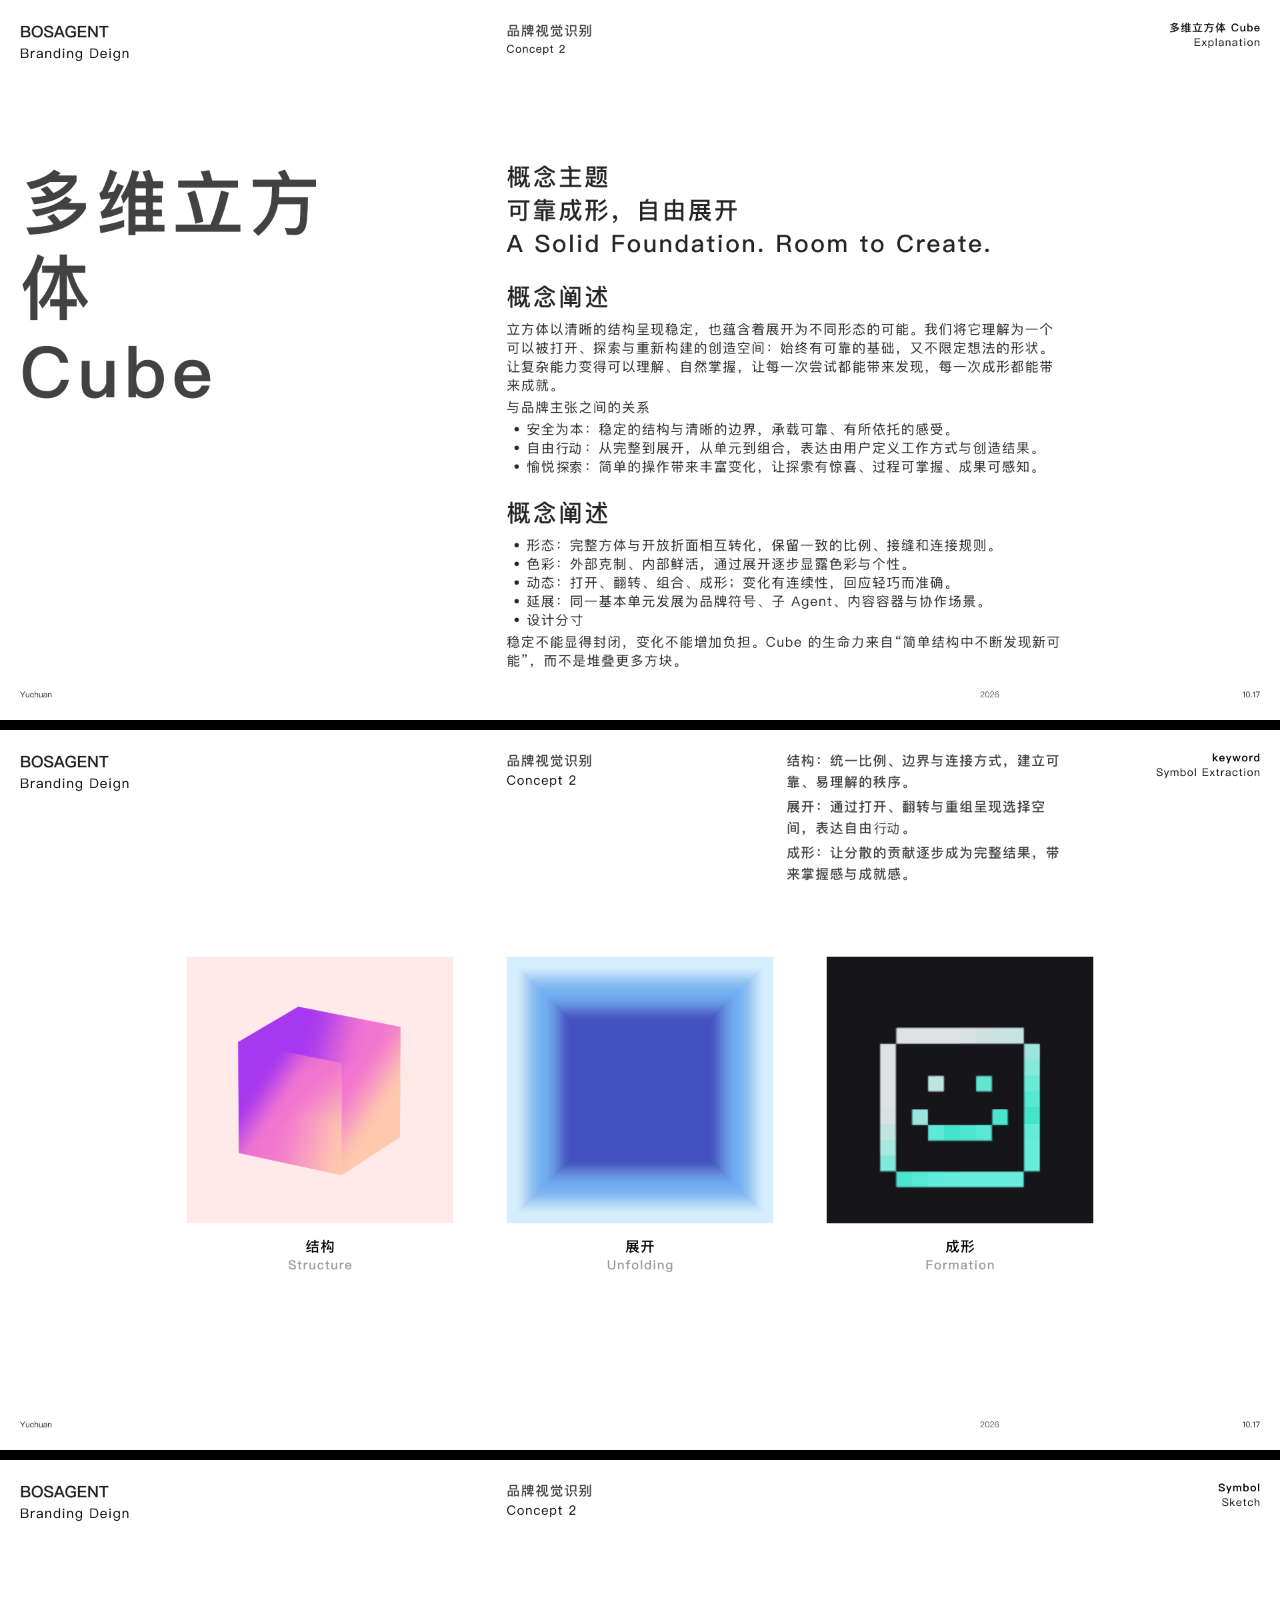
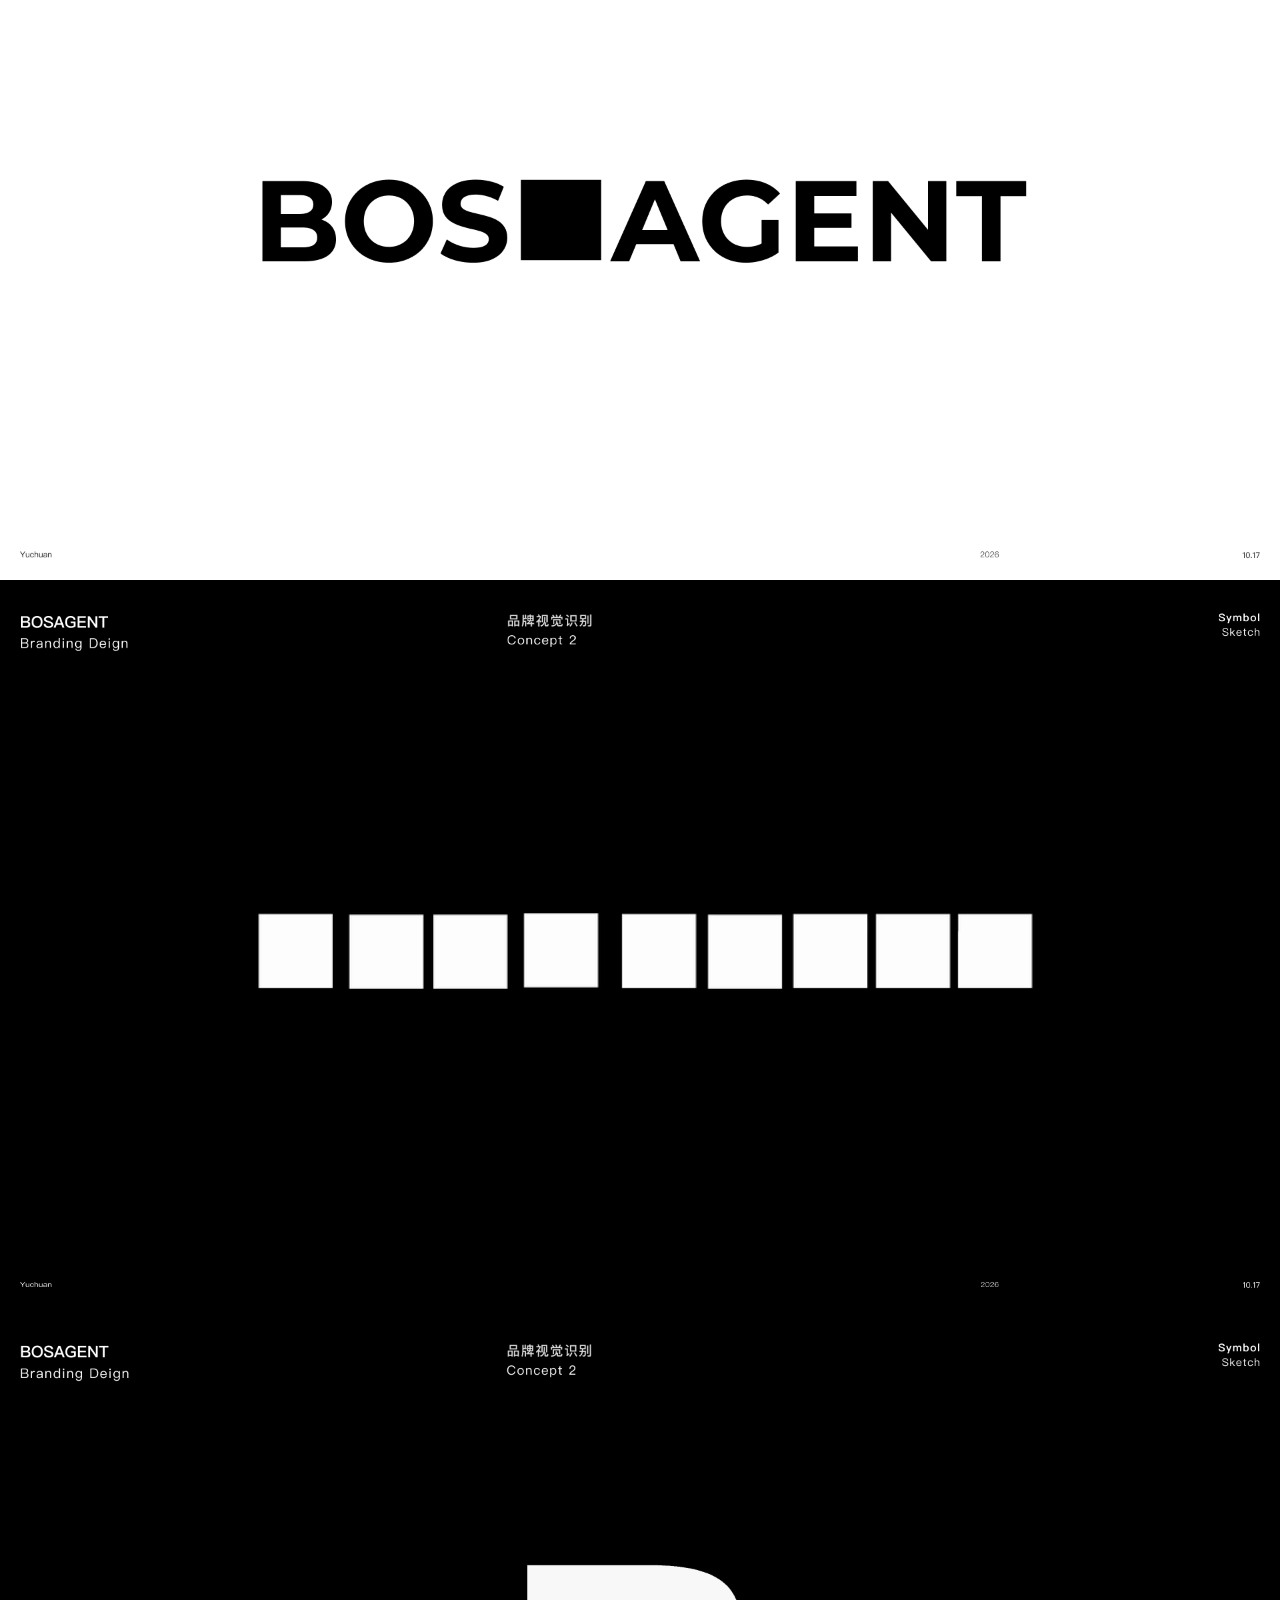
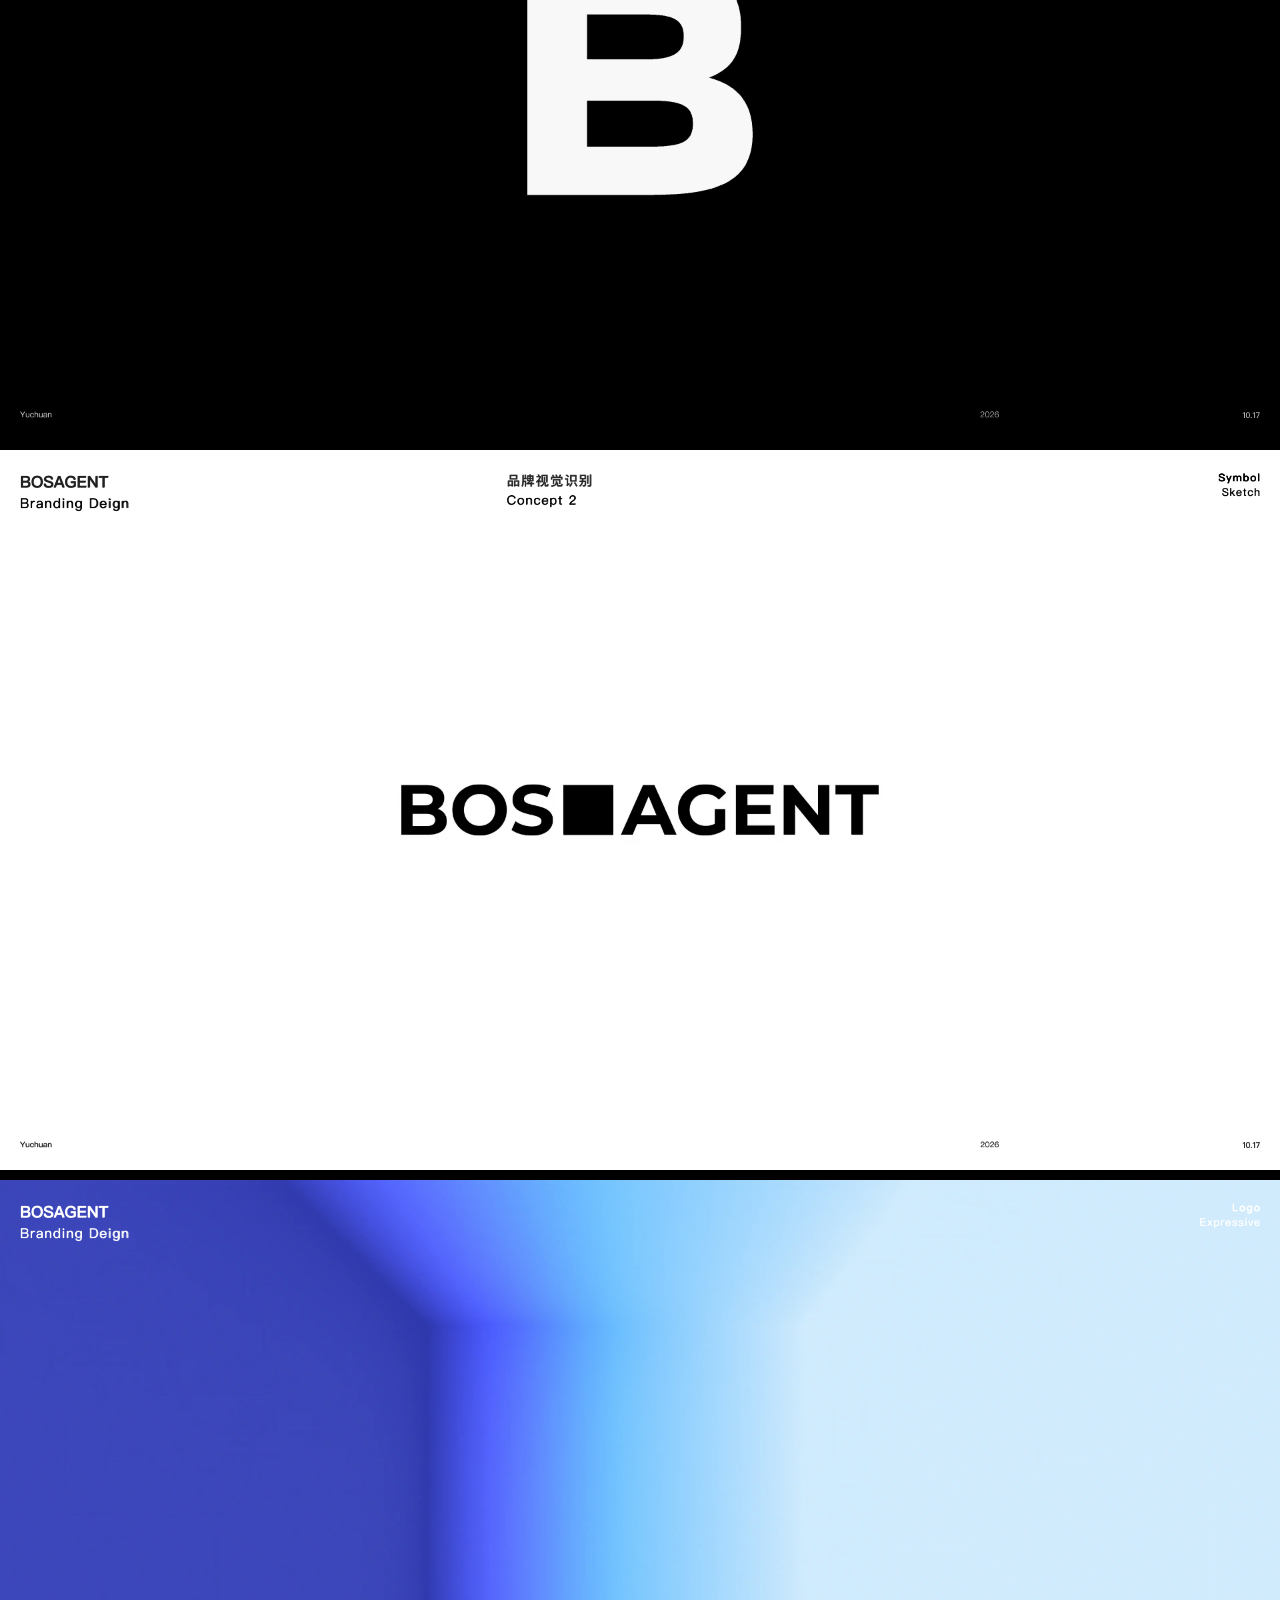
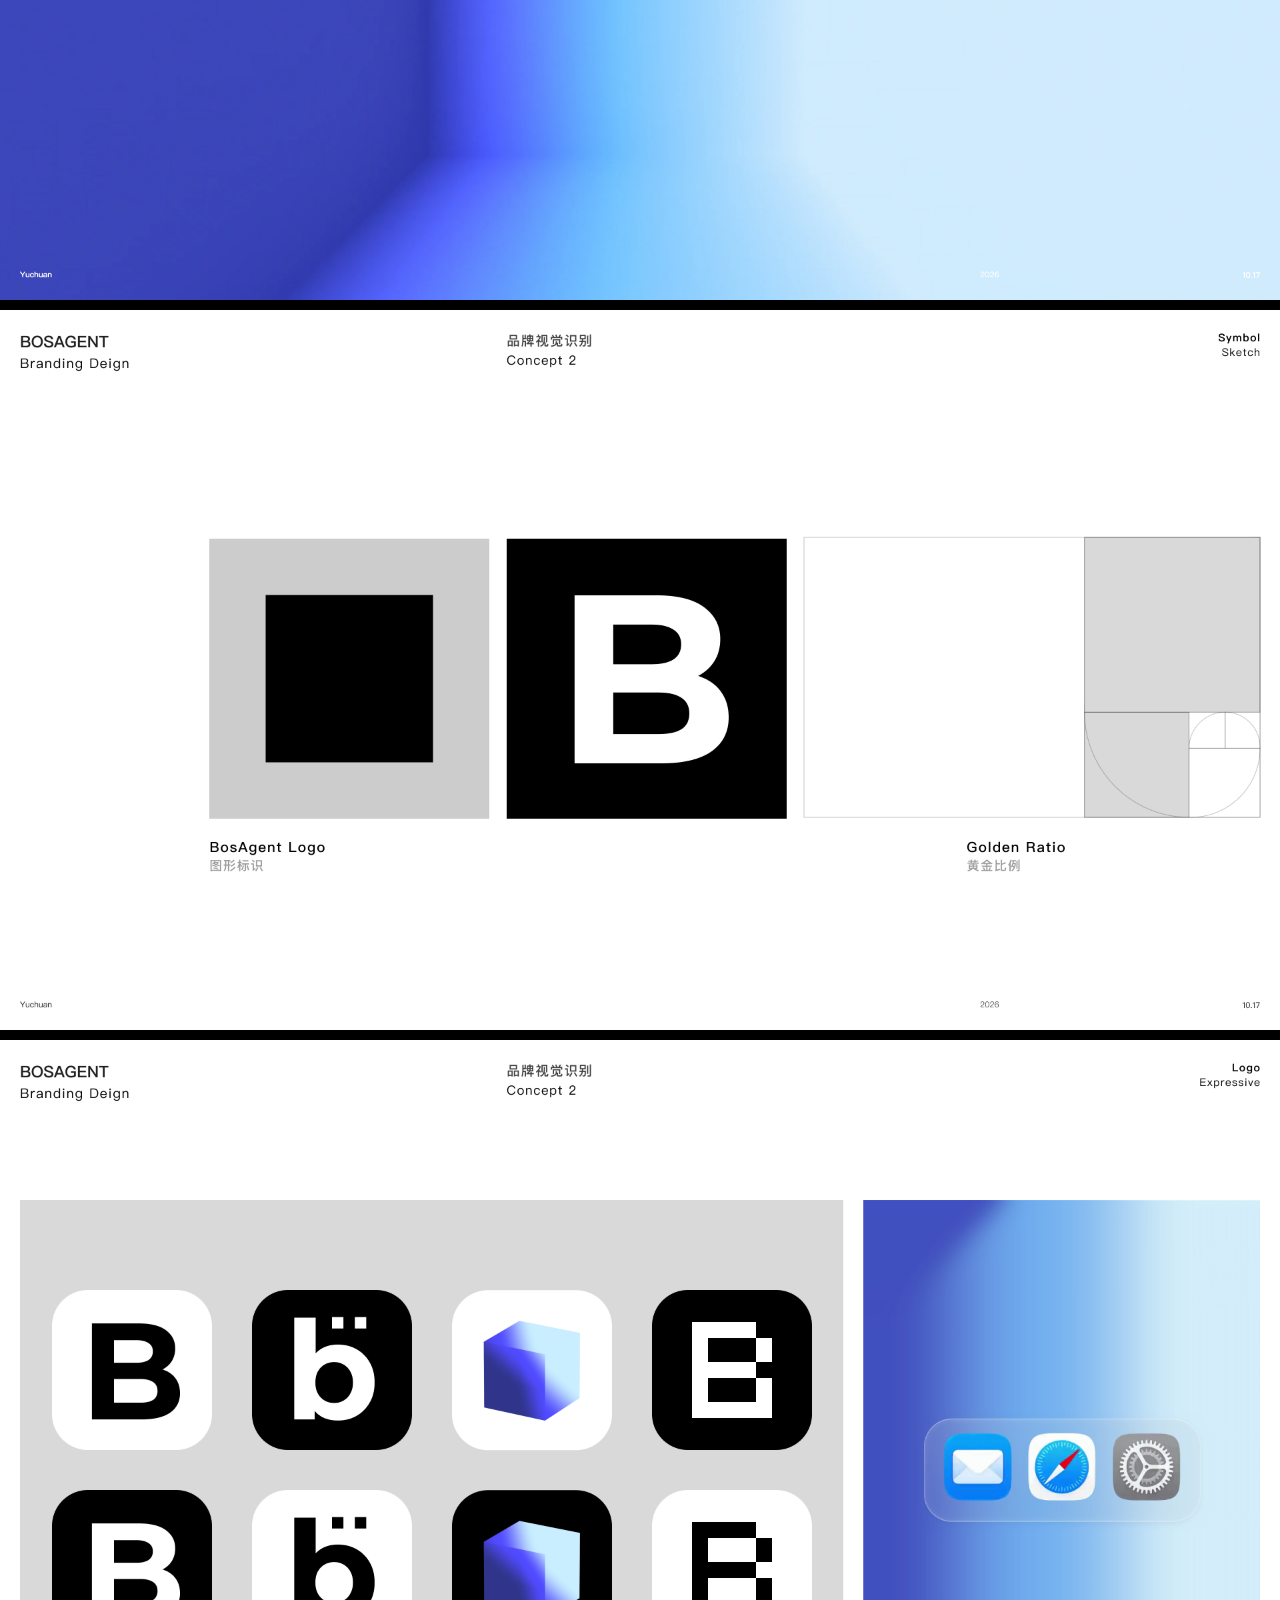
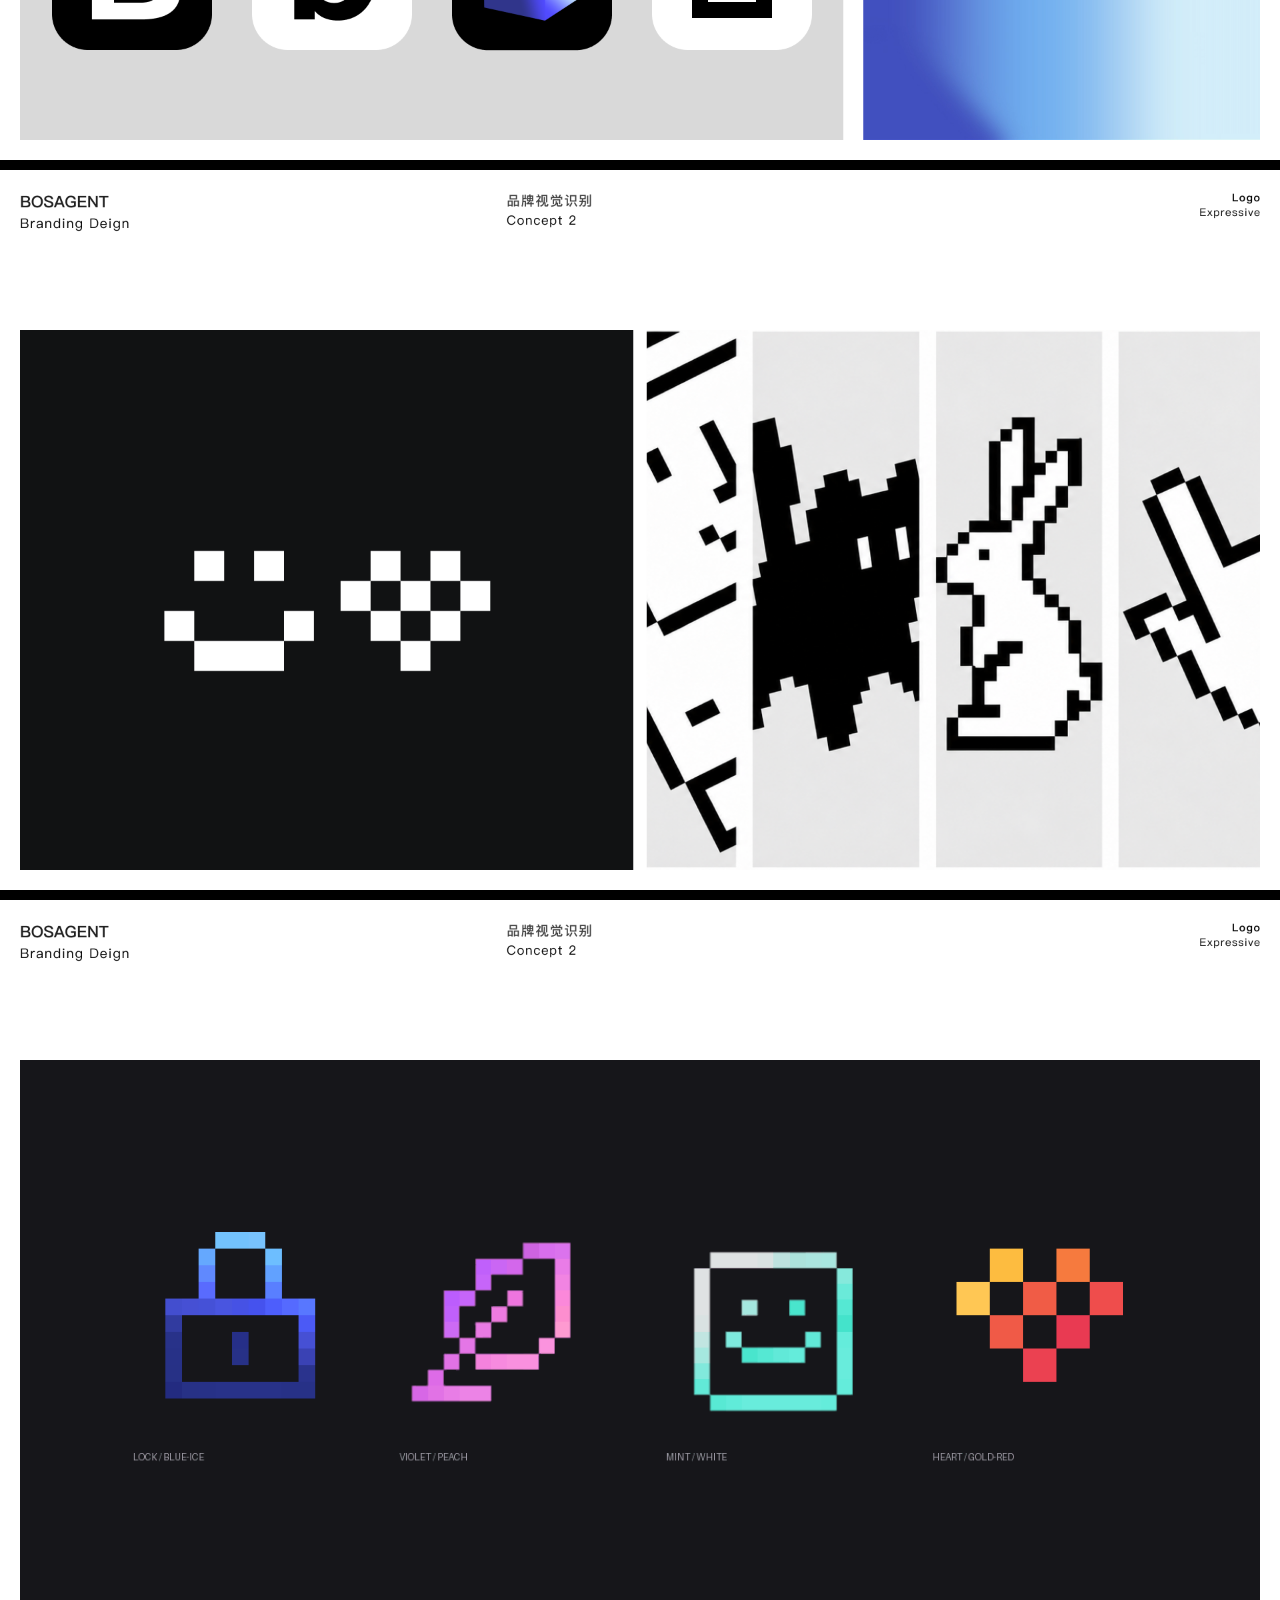
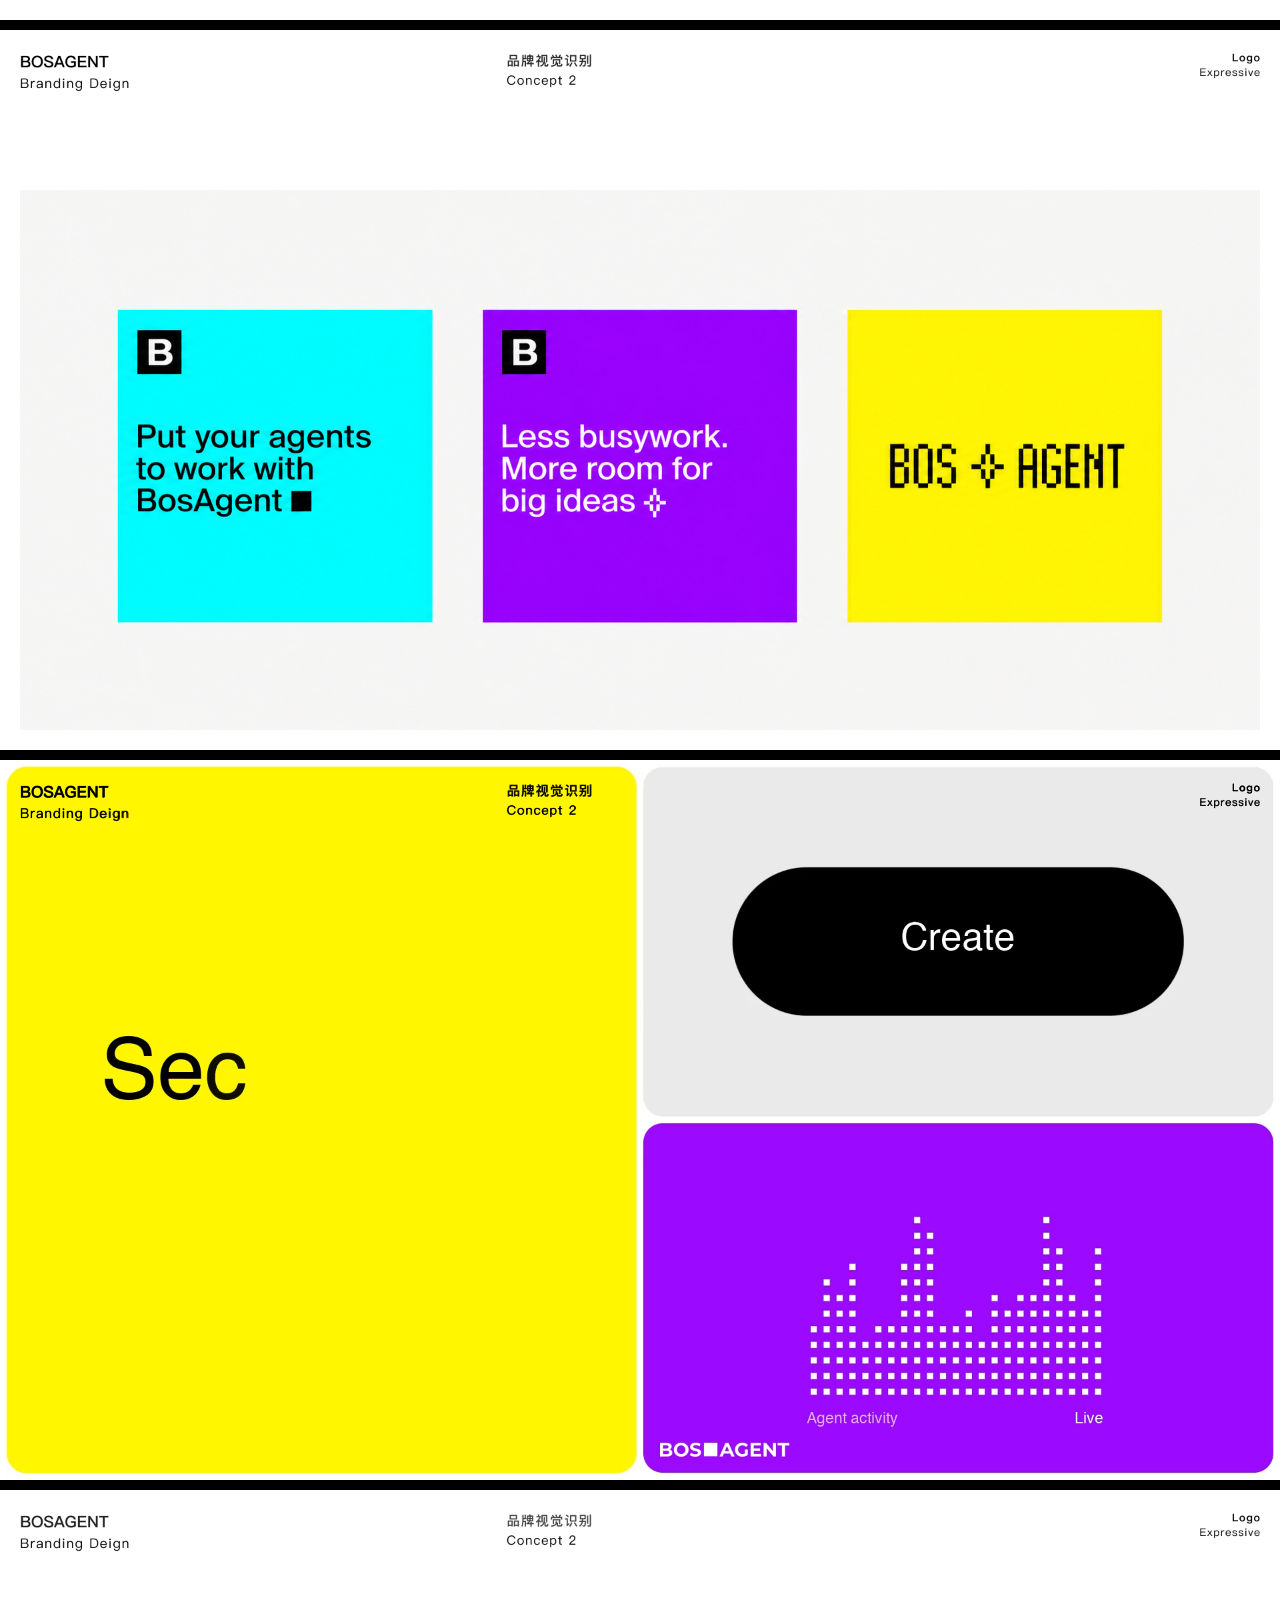
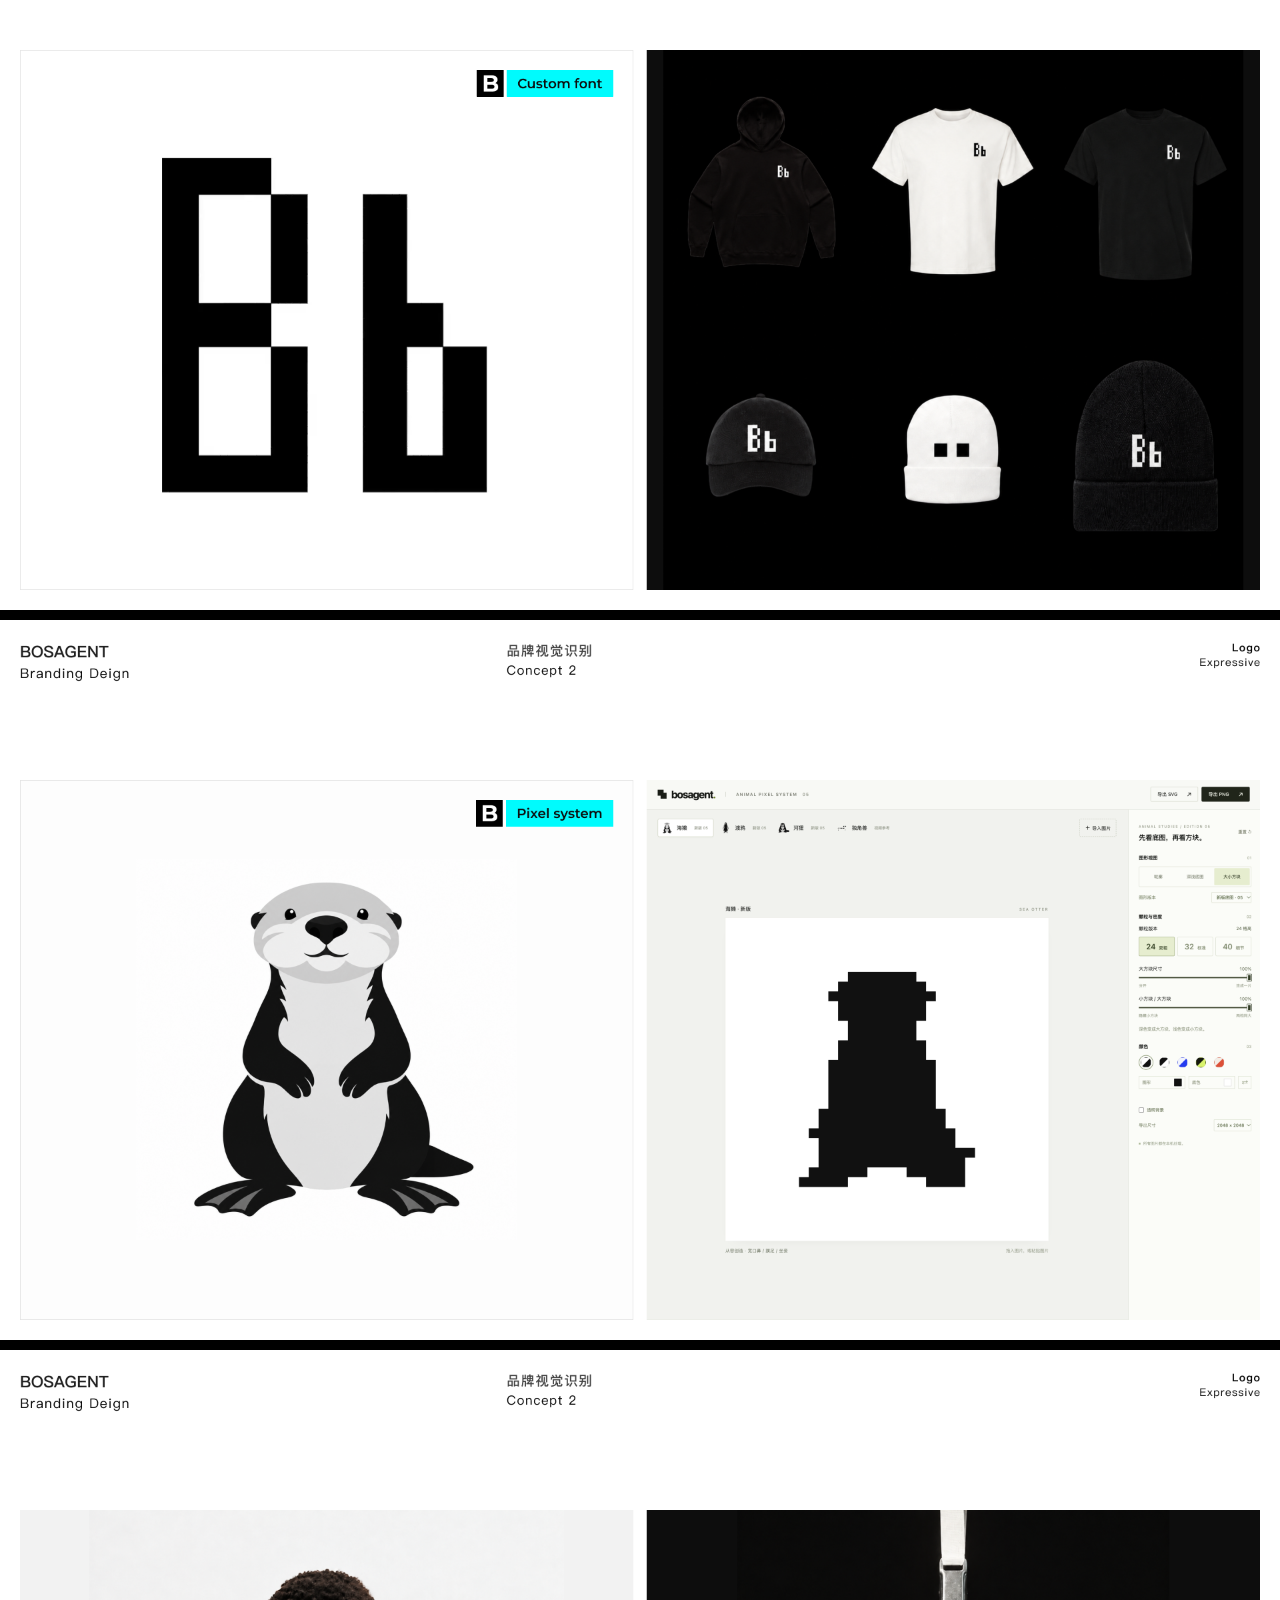
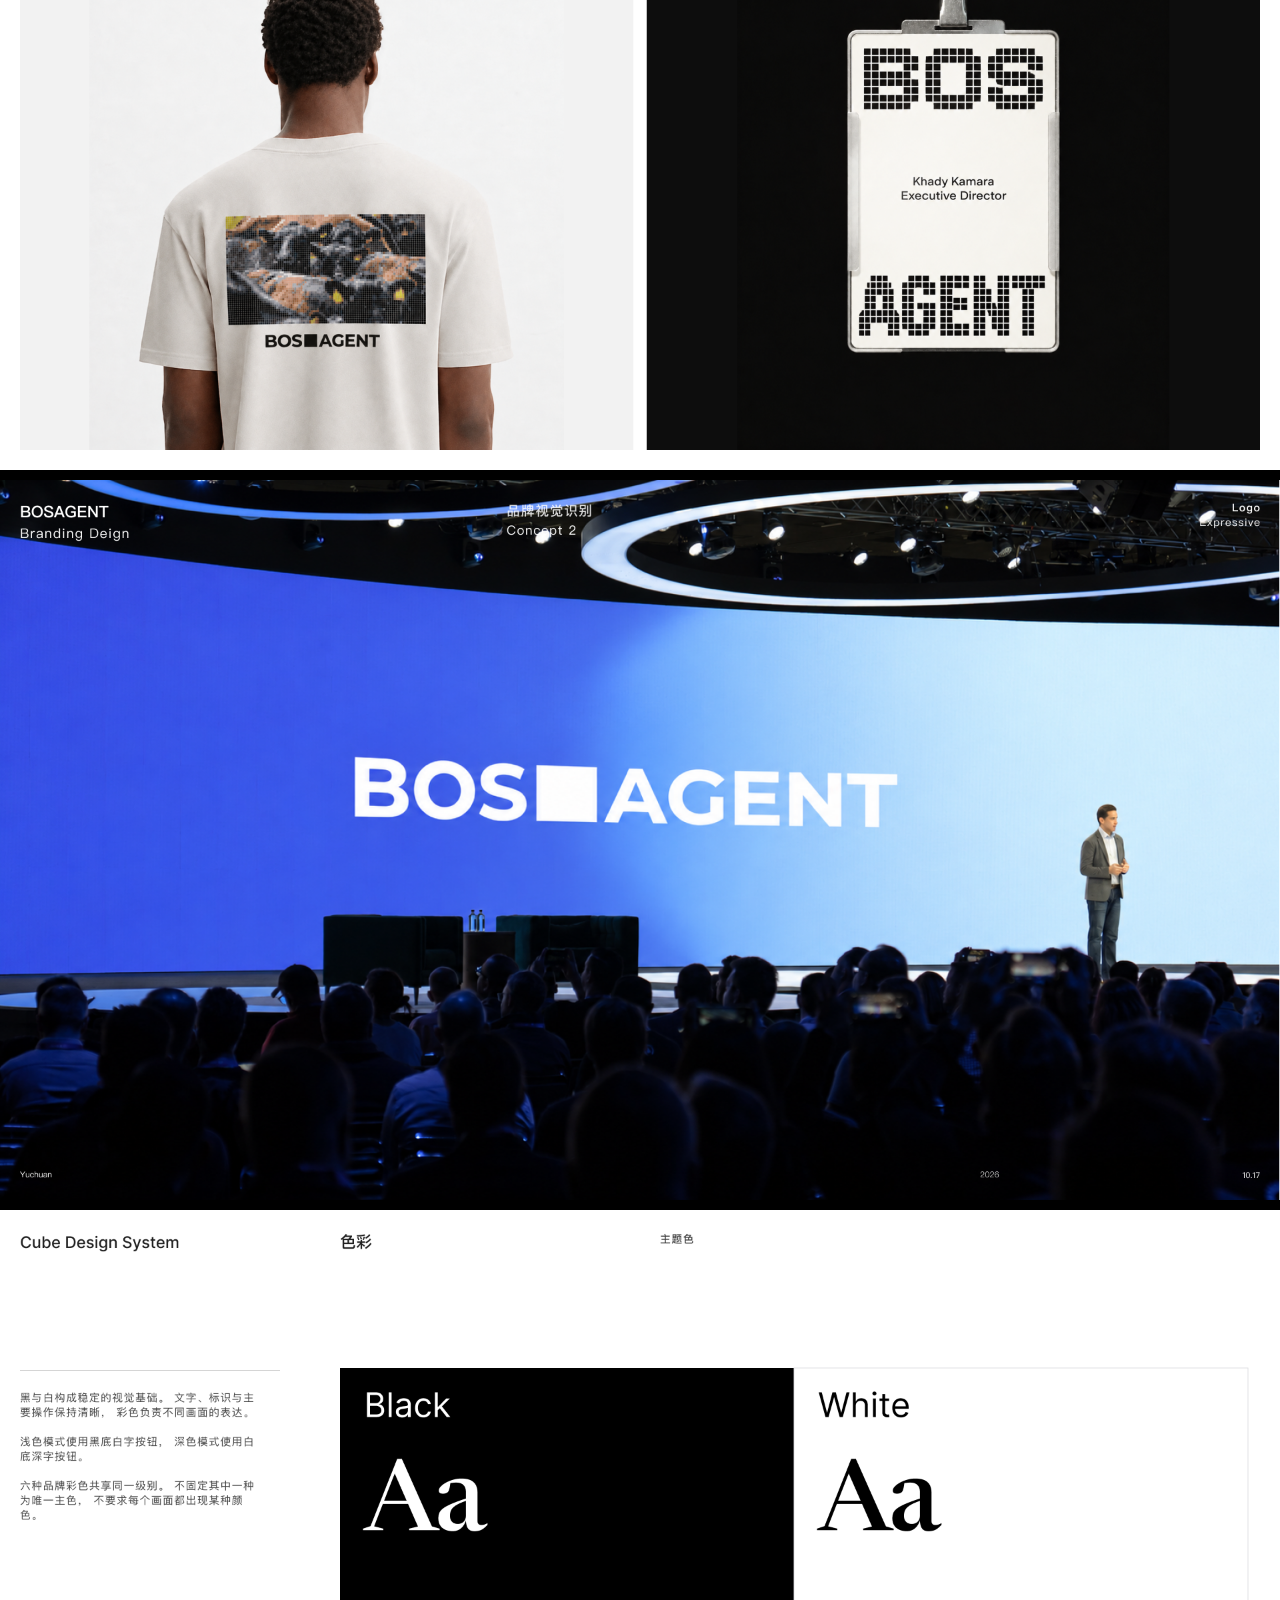
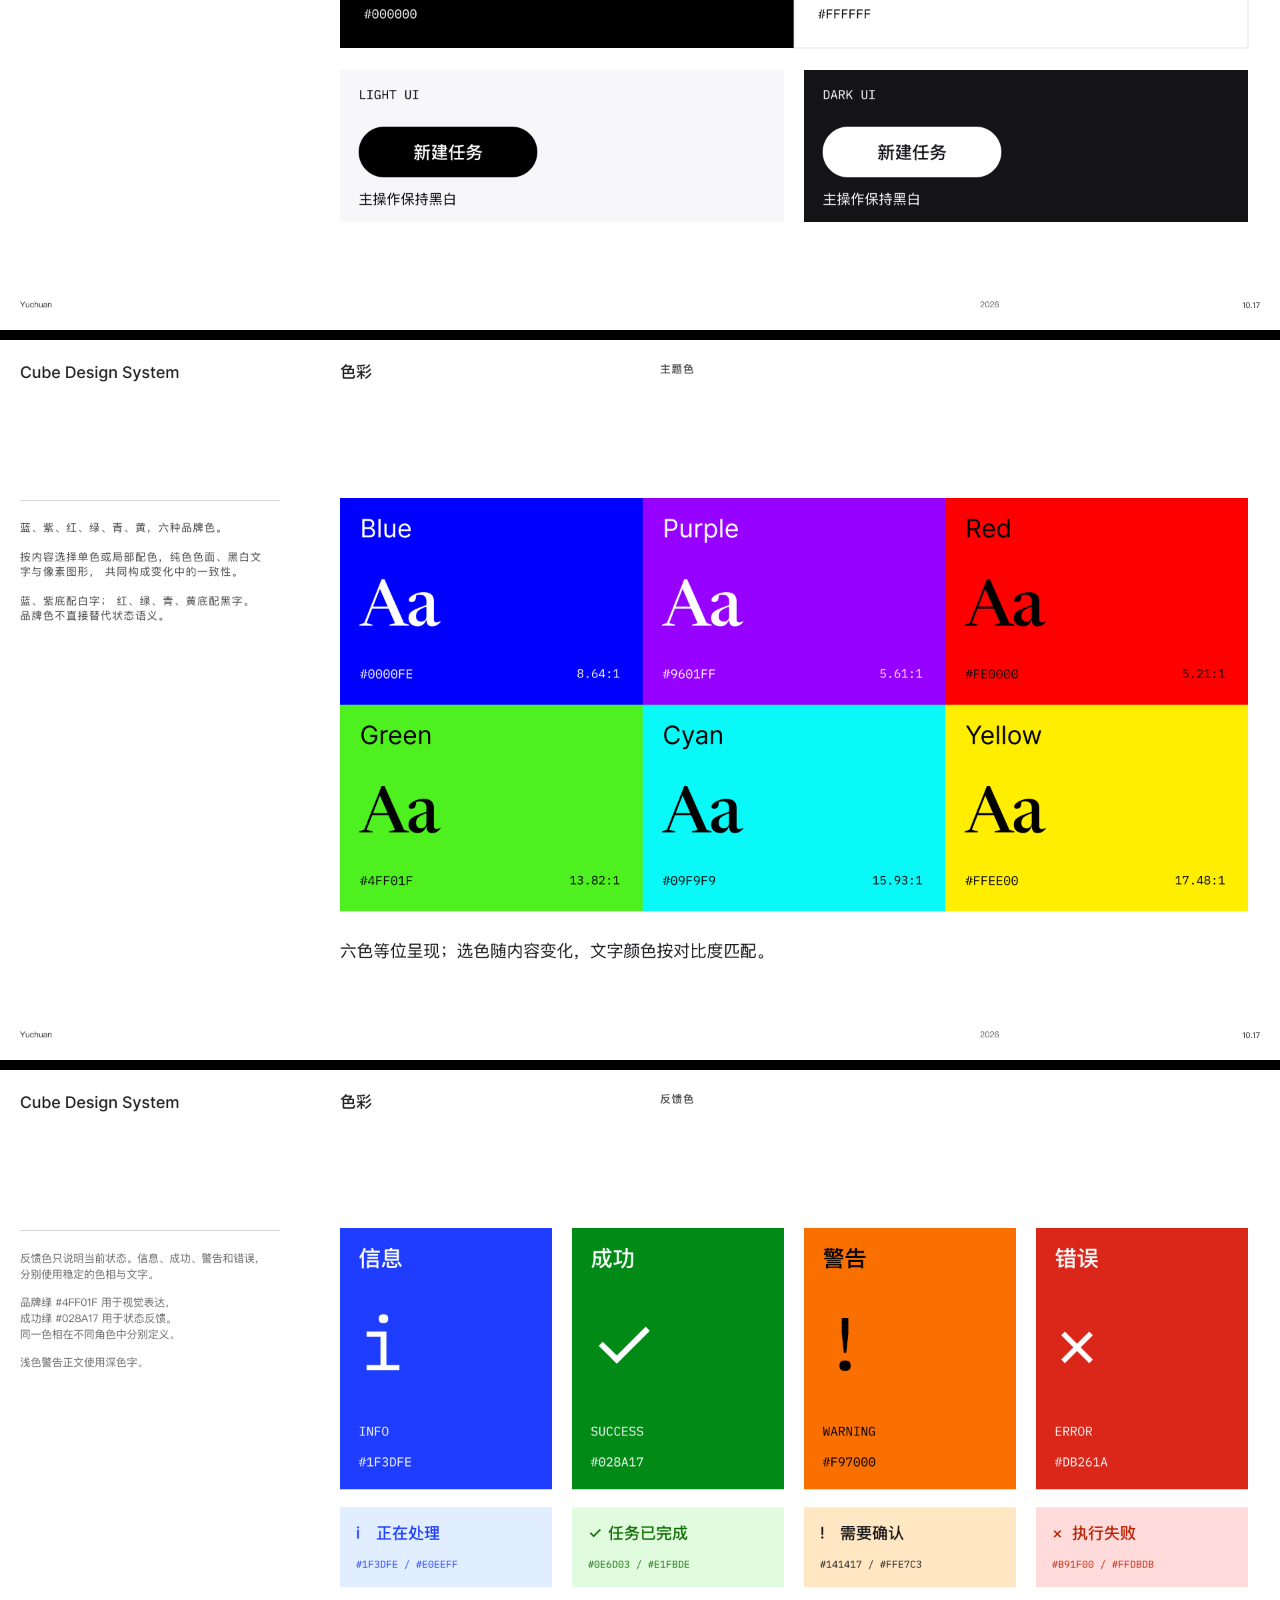
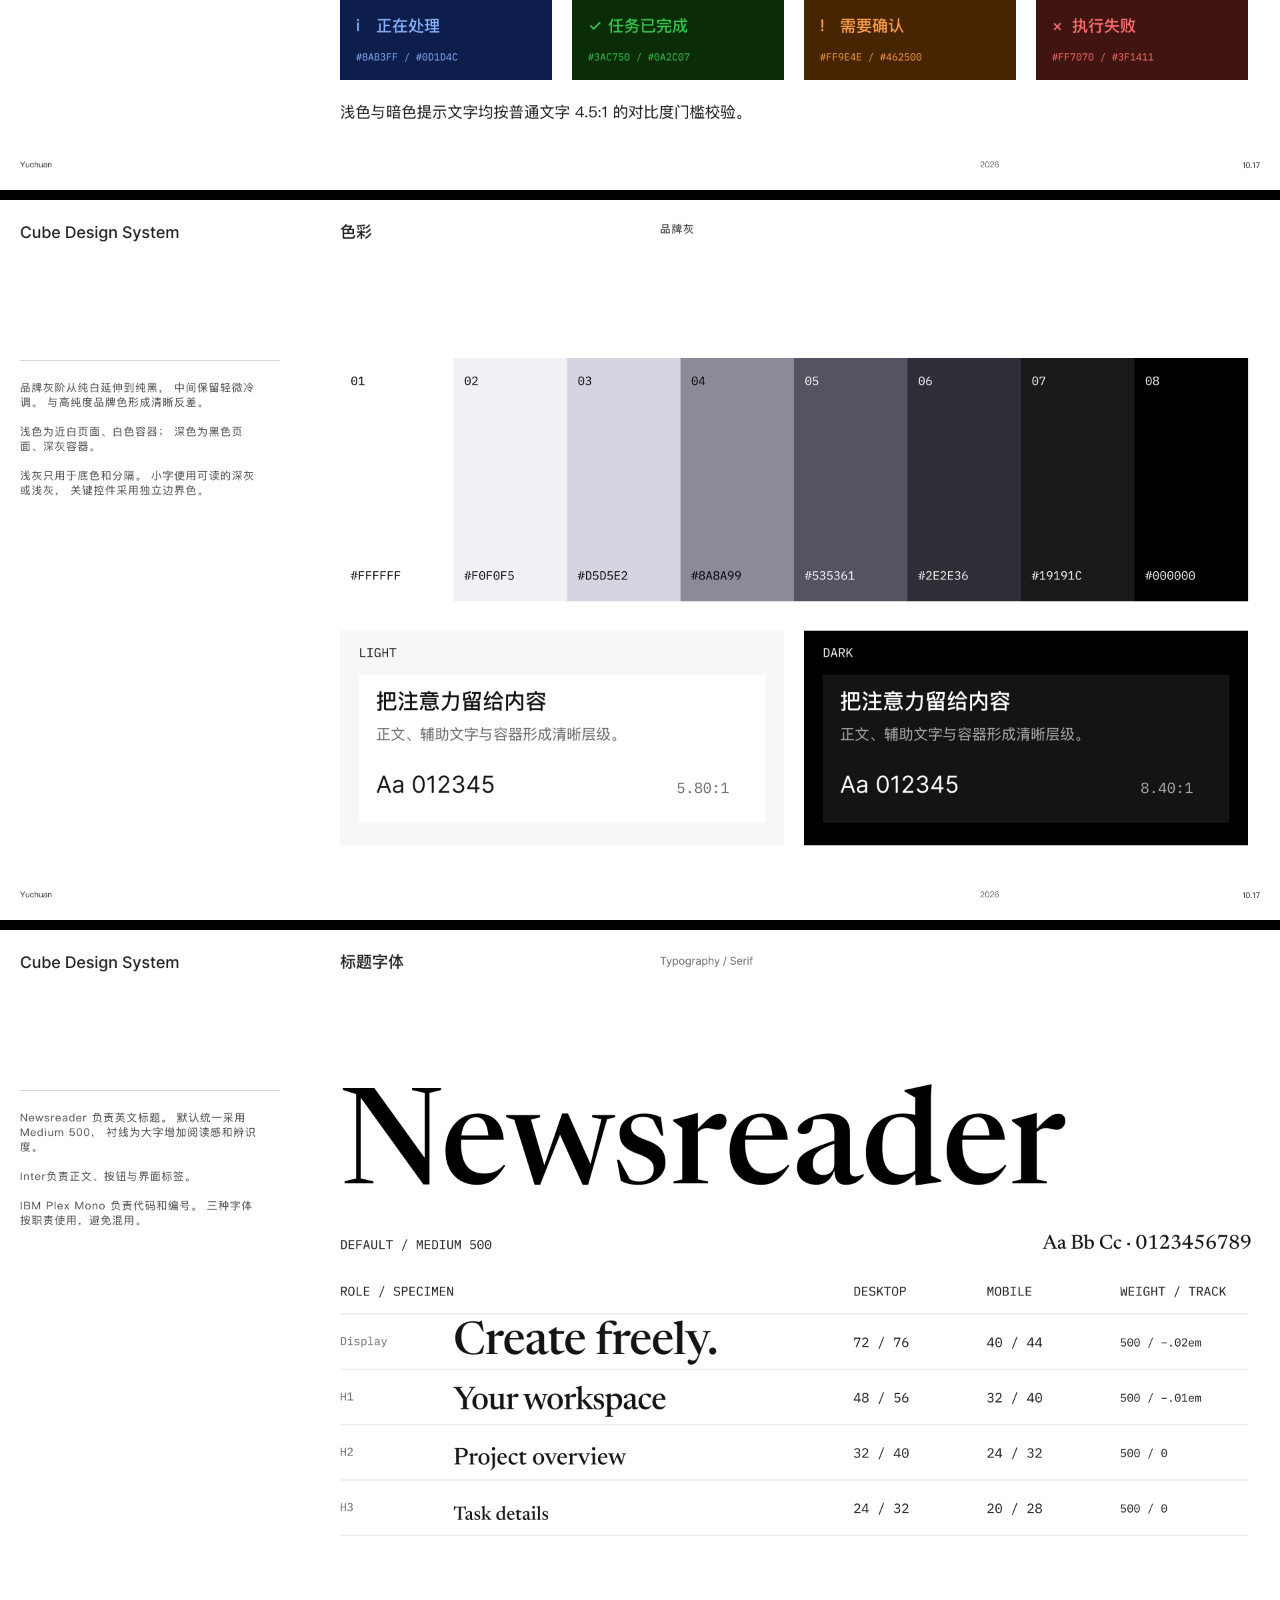
<file: cube/index.html>
<!doctype html>
<html lang="zh-CN">
<head>
  <meta charset="UTF-8">
  <meta name="viewport" content="width=device-width,initial-scale=1">
  <meta name="robots" content="noindex,nofollow">
  <meta name="theme-color" content="#000000">
  <title>BosAgent · Cube 品牌视觉提案</title>
  <meta name="description" content="BosAgent Cube 品牌视觉提案，33 张原稿与原始动态素材。">
  <meta property="og:title" content="BosAgent · Cube 品牌视觉提案">
  <meta property="og:description" content="33 张原稿 · 动态预览">
  <meta property="og:type" content="website">
  <meta property="og:url" content="https://yuchuanux-a11y.github.io/bosagent-brand-proposal/cube/">
  <meta property="og:image" content="https://yuchuanux-a11y.github.io/bosagent-brand-proposal/cube/assets/board-01.png">
  <link rel="icon" href="../assets/favicon.svg" type="image/svg+xml">
  <style>
    * { box-sizing: border-box; }
    html, body { margin: 0; padding: 0; background: #000; }
    main { display: flex; flex-direction: column; gap: 10px; width: 100%; }
    .board { position: relative; flex: none; width: 100%; aspect-ratio: 16 / 9; overflow: hidden; background: #fff; }
    img, video { display: block; margin: 0; padding: 0; }
    .original { width: 100%; height: 100%; }
    .motion-window { position: absolute; overflow: hidden; pointer-events: none; }
    .motion { position: absolute; max-width: none; object-fit: cover; object-position: center; }
    .video { opacity: 0; }
    .video.ready { opacity: 1; }
    .foreground { position: absolute; pointer-events: none; }
    @media print {
      @page { size: landscape; margin: 0; }
      main { display: block; }
      .board { break-after: page; break-inside: avoid; }
      .board:last-child { break-after: auto; }
      .motion-window, .foreground { display: none; }
    }
  </style>
</head>
<body>
  <main aria-label="BosAgent Cube 品牌视觉提案，33 张原稿">
    <section class="board" id="board-01" aria-label="Cube / 01 / 概念 · 多维立方体">
      <img class="original" src="assets/board-01.png?v=claim-20261027" width="1920" height="1080" alt="Cube / 01 / 概念 · 多维立方体" fetchpriority="high" decoding="async">
    </section>
    <section class="board" id="board-02" aria-label="Cube / 02 / 概念 · 符号提炼">
      <img class="original" src="assets/board-02.png?v=claim-20261027" width="1920" height="1080" alt="Cube / 02 / 概念 · 符号提炼" loading="lazy" decoding="async">
      <div class="motion-window" style="left:64.58333333%;top:33.70370370%;width:20.83333333%;height:34.81481481%" aria-hidden="true">
        <img id="motion-38-7010" class="motion gif" style="left:-202.00000000%;top:0.00000000%;width:403.19998169%;height:119.14893617%" src="assets/38-7010.gif" alt="" loading="lazy" decoding="async">
      </div>
    </section>
    <section class="board" id="board-03" aria-label="Cube / 03 / 标识 · 草图">
      <img class="original" src="assets/board-03.png" width="1920" height="1080" alt="Cube / 03 / 标识 · 草图" loading="lazy" decoding="async">
    </section>
    <section class="board" id="board-04" aria-label="Cube / 04 / 标识 · 反白字标">
      <img class="original" src="assets/board-04.png" width="1920" height="1080" alt="Cube / 04 / 标识 · 反白字标" loading="lazy" decoding="async">
      <div class="motion-window" style="left:0.00000000%;top:0.00000000%;width:100.00000000%;height:100.00000000%" aria-hidden="true">
        <img id="motion-27-5327" class="motion gif" style="left:0.00000000%;top:0.00000000%;width:100.00000000%;height:100.00000000%" src="assets/27-5327.gif" alt="" loading="lazy" decoding="async">
      </div>
      <img class="foreground" src="assets/27-5312.png" style="left:1.65000916%;top:3.56739185%;width:6.81971232%;height:1.64889865%" alt="" loading="lazy" decoding="async" aria-hidden="true">
      <img class="foreground" src="assets/27-5313.png" style="left:1.63749695%;top:6.70740198%;width:8.39149475%;height:1.74076787%" alt="" loading="lazy" decoding="async" aria-hidden="true">
      <img class="foreground" src="assets/27-5314.png" style="left:1.56562805%;top:96.04297779%;width:2.45897929%;height:0.82442672%" alt="" loading="lazy" decoding="async" aria-hidden="true">
      <img class="foreground" src="assets/27-5315.png" style="left:97.08196004%;top:96.13557038%;width:1.32812500%;height:0.82442672%" alt="" loading="lazy" decoding="async" aria-hidden="true">
      <img class="foreground" src="assets/27-5316.png" style="left:76.60499573%;top:96.04297779%;width:1.42176310%;height:0.82442672%" alt="" loading="lazy" decoding="async" aria-hidden="true">
      <img class="foreground" src="assets/27-5317.png" style="left:39.58333333%;top:2.77777778%;width:21.87500000%;height:5.46296296%" alt="" loading="lazy" decoding="async" aria-hidden="true">
      <img class="foreground" src="assets/27-5320.png" style="left:88.80208333%;top:2.77777778%;width:9.63541667%;height:4.07407407%" alt="" loading="lazy" decoding="async" aria-hidden="true">
    </section>
    <section class="board" id="board-05" aria-label="Cube / 05 / 标识 · B 图形">
      <img class="original" src="assets/board-05.png" width="1920" height="1080" alt="Cube / 05 / 标识 · B 图形" loading="lazy" decoding="async">
      <div class="motion-window" style="left:31.25000000%;top:16.66666667%;width:37.50000000%;height:66.66666667%" aria-hidden="true">
        <video id="motion-24-1442" class="motion video" style="left:0.00000000%;top:0.00000000%;width:100.00000000%;height:100.00000000%" src="assets/24-1442.mp4" autoplay muted loop playsinline preload="metadata" disablepictureinpicture></video>
      </div>
    </section>
    <section class="board" id="board-06" aria-label="Cube / 06 / 标识 · 标准字标">
      <img class="original" src="assets/board-06.png" width="1920" height="1080" alt="Cube / 06 / 标识 · 标准字标" loading="lazy" decoding="async">
      <div class="motion-window" style="left:0.00000000%;top:0.00000000%;width:100.00000000%;height:100.00000000%" aria-hidden="true">
        <video id="motion-27-5264" class="motion video" style="left:0.00000000%;top:0.00000000%;width:100.00000000%;height:100.00000000%" src="assets/27-5264.mp4" autoplay muted loop playsinline preload="metadata" disablepictureinpicture></video>
      </div>
      <img class="foreground" src="assets/24-1462.png" style="left:1.64998372%;top:3.56739185%;width:6.81976318%;height:1.64889865%" alt="" loading="lazy" decoding="async" aria-hidden="true">
      <img class="foreground" src="assets/24-1463.png" style="left:1.63752238%;top:6.70740198%;width:8.39146932%;height:1.74076787%" alt="" loading="lazy" decoding="async" aria-hidden="true">
      <img class="foreground" src="assets/24-1464.png" style="left:1.56560262%;top:96.04297779%;width:2.45900472%;height:0.82442672%" alt="" loading="lazy" decoding="async" aria-hidden="true">
      <img class="foreground" src="assets/24-1465.png" style="left:97.08196004%;top:96.13557038%;width:1.32812500%;height:0.82442672%" alt="" loading="lazy" decoding="async" aria-hidden="true">
      <img class="foreground" src="assets/24-1466.png" style="left:76.60502116%;top:96.04297779%;width:1.42176310%;height:0.82442672%" alt="" loading="lazy" decoding="async" aria-hidden="true">
      <img class="foreground" src="assets/24-1467.png" style="left:39.58333333%;top:2.77777778%;width:21.87500000%;height:5.46296296%" alt="" loading="lazy" decoding="async" aria-hidden="true">
      <img class="foreground" src="assets/24-1470.png" style="left:88.80208333%;top:2.77777778%;width:9.63541667%;height:4.07407407%" alt="" loading="lazy" decoding="async" aria-hidden="true">
    </section>
    <section class="board" id="board-07" aria-label="Cube / 07 / 标识延展 · 渐变空间">
      <img class="original" src="assets/board-07.png" width="1920" height="1080" alt="Cube / 07 / 标识延展 · 渐变空间" loading="lazy" decoding="async">
      <div class="motion-window" style="left:0.00000000%;top:0.00000000%;width:100.00000000%;height:100.00000000%" aria-hidden="true">
        <video id="motion-24-1401" class="motion video" style="left:0.00000000%;top:0.00000000%;width:100.00000000%;height:100.00000000%" src="assets/24-1401.mp4" autoplay muted loop playsinline preload="metadata" disablepictureinpicture></video>
      </div>
      <img class="foreground" src="assets/24-1389.png" style="left:1.64998372%;top:3.56739185%;width:6.81976318%;height:1.64889865%" alt="" loading="lazy" decoding="async" aria-hidden="true">
      <img class="foreground" src="assets/24-1390.png" style="left:1.63752238%;top:6.70740198%;width:8.39146932%;height:1.74076787%" alt="" loading="lazy" decoding="async" aria-hidden="true">
      <img class="foreground" src="assets/24-1391.png" style="left:1.56560262%;top:96.04297779%;width:2.45900472%;height:0.82442672%" alt="" loading="lazy" decoding="async" aria-hidden="true">
      <img class="foreground" src="assets/24-1392.png" style="left:97.08196004%;top:96.13557038%;width:1.32812500%;height:0.82442672%" alt="" loading="lazy" decoding="async" aria-hidden="true">
      <img class="foreground" src="assets/24-1393.png" style="left:76.60502116%;top:96.04297779%;width:1.42176310%;height:0.82442672%" alt="" loading="lazy" decoding="async" aria-hidden="true">
      <img class="foreground" src="assets/24-1394.png" style="left:39.58333333%;top:2.77777778%;width:21.87500000%;height:5.46296296%" alt="" loading="lazy" decoding="async" aria-hidden="true">
      <img class="foreground" src="assets/24-1423.png" style="left:88.80208333%;top:2.77777778%;width:9.63541667%;height:4.07407407%" alt="" loading="lazy" decoding="async" aria-hidden="true">
    </section>
    <section class="board" id="board-08" aria-label="Cube / 08 / 标识 · 构成与比例">
      <img class="original" src="assets/board-08.png" width="1920" height="1080" alt="Cube / 08 / 标识 · 构成与比例" loading="lazy" decoding="async">
    </section>
    <section class="board" id="board-09" aria-label="Cube / 09 / 标识延展 · B 图形变化">
      <img class="original" src="assets/board-09.png" width="1920" height="1080" alt="Cube / 09 / 标识延展 · B 图形变化" loading="lazy" decoding="async">
      <div class="motion-window" style="left:67.44791667%;top:22.22222222%;width:30.98958333%;height:75.00000000%" aria-hidden="true">
        <video id="motion-41-7011" class="motion video" style="left:0.00000000%;top:0.00000000%;width:100.00000000%;height:100.00000000%" src="assets/41-7011.mp4" autoplay muted loop playsinline preload="metadata" disablepictureinpicture></video>
      </div>
    </section>
    <section class="board" id="board-10" aria-label="Cube / 10 / 标识延展 · 像素图形">
      <img class="original" src="assets/board-10.png" width="1920" height="1080" alt="Cube / 10 / 标识延展 · 像素图形" loading="lazy" decoding="async">
    </section>
    <section class="board" id="board-11" aria-label="Cube / 11 / 标识延展 · 01">
      <img class="original" src="assets/board-11.png" width="1920" height="1080" alt="Cube / 11 / 标识延展 · 01" loading="lazy" decoding="async">
      <div class="motion-window" style="left:8.33333333%;top:39.16666667%;width:83.33333333%;height:41.11111111%" aria-hidden="true">
        <img id="motion-46-93" class="motion gif" style="left:0.00000000%;top:0.00000000%;width:100.00000000%;height:100.00000000%" src="assets/46-93.gif" alt="" loading="lazy" decoding="async">
      </div>
    </section>
    <section class="board" id="board-12" aria-label="Cube / 12 / 标识延展 · 02">
      <img class="original" src="assets/board-12.png" width="1920" height="1080" alt="Cube / 12 / 标识延展 · 02" loading="lazy" decoding="async">
    </section>
    <section class="board" id="board-13" aria-label="Cube / 13 / 标识延展 · 03">
      <img class="original" src="assets/board-13.png" width="1920" height="1080" alt="Cube / 13 / 标识延展 · 03" loading="lazy" decoding="async">
      <div class="motion-window" style="left:0.00000000%;top:0.00000000%;width:100.00000000%;height:100.00000000%" aria-hidden="true">
        <video id="motion-42-7105" class="motion video" style="left:0.00000000%;top:0.00000000%;width:100.00000000%;height:100.00000000%" src="assets/42-7105.mp4" autoplay muted loop playsinline preload="metadata" disablepictureinpicture></video>
      </div>
      <img class="foreground" src="assets/42-7092.png" style="left:1.64998372%;top:3.56739185%;width:6.81976318%;height:1.64889865%" alt="" loading="lazy" decoding="async" aria-hidden="true">
      <img class="foreground" src="assets/42-7093.png" style="left:1.63752238%;top:6.70740198%;width:8.39146932%;height:1.74076787%" alt="" loading="lazy" decoding="async" aria-hidden="true">
      <img class="foreground" src="assets/42-7099.png" style="left:39.58333333%;top:2.77777778%;width:21.87500000%;height:5.46296296%" alt="" loading="lazy" decoding="async" aria-hidden="true">
      <img class="foreground" src="assets/42-7102.png" style="left:88.80208333%;top:2.77777778%;width:9.63541667%;height:4.07407407%" alt="" loading="lazy" decoding="async" aria-hidden="true">
    </section>
    <section class="board" id="board-14" aria-label="Cube / 14 / 标识延展 · 定制字体">
      <img class="original" src="assets/board-14.png" width="1920" height="1080" alt="Cube / 14 / 标识延展 · 定制字体" loading="lazy" decoding="async">
      <div class="motion-window" style="left:1.56250000%;top:22.22222222%;width:47.91666667%;height:75.00000000%" aria-hidden="true">
        <video id="motion-42-7072" class="motion video" style="left:-0.32608696%;top:-14.32098765%;width:100.65217391%;height:128.64197531%" src="assets/42-7072.mp4" autoplay muted loop playsinline preload="metadata" disablepictureinpicture></video>
      </div>
      <img class="foreground" src="assets/42-7089.png" style="left:37.23958333%;top:25.00000000%;width:10.67708333%;height:3.70370370%" alt="" loading="lazy" decoding="async" aria-hidden="true">
    </section>
    <section class="board" id="board-15" aria-label="Cube / 15 / 标识延展 · 像素系统">
      <img class="original" src="assets/board-15.png" width="1920" height="1080" alt="Cube / 15 / 标识延展 · 像素系统" loading="lazy" decoding="async">
    </section>
    <section class="board" id="board-16" aria-label="Cube / 16 / 标识延展 · 04">
      <img class="original" src="assets/board-16.png" width="1920" height="1080" alt="Cube / 16 / 标识延展 · 04" loading="lazy" decoding="async">
    </section>
    <section class="board" id="board-17" aria-label="Cube / 17 / 标识延展 · 05">
      <img class="original" src="assets/board-17.png" width="1920" height="1080" alt="Cube / 17 / 标识延展 · 05" loading="lazy" decoding="async">
    </section>
    <section class="board" id="board-18" aria-label="Cube / 18 / 色彩 · 基础色">
      <img class="original" src="assets/board-18.png" width="1920" height="1080" alt="Cube / 18 / 色彩 · 基础色" loading="lazy" decoding="async">
    </section>
    <section class="board" id="board-19" aria-label="Cube / 19 / 色彩 · 品牌色">
      <img class="original" src="assets/board-19.png" width="1920" height="1080" alt="Cube / 19 / 色彩 · 品牌色" loading="lazy" decoding="async">
    </section>
    <section class="board" id="board-20" aria-label="Cube / 20 / 色彩 · 功能色">
      <img class="original" src="assets/board-20.png" width="1920" height="1080" alt="Cube / 20 / 色彩 · 功能色" loading="lazy" decoding="async">
    </section>
    <section class="board" id="board-21" aria-label="Cube / 21 / 色彩 · 中性色">
      <img class="original" src="assets/board-21.png" width="1920" height="1080" alt="Cube / 21 / 色彩 · 中性色" loading="lazy" decoding="async">
    </section>
    <section class="board" id="board-22" aria-label="Cube / 22 / 字体 · Newsreader">
      <img class="original" src="assets/board-22.png" width="1920" height="1080" alt="Cube / 22 / 字体 · Newsreader" loading="lazy" decoding="async">
    </section>
    <section class="board" id="board-23" aria-label="Cube / 23 / 字体 · IBM Plex Mono">
      <img class="original" src="assets/board-23.png" width="1920" height="1080" alt="Cube / 23 / 字体 · IBM Plex Mono" loading="lazy" decoding="async">
    </section>
    <section class="board" id="board-24" aria-label="Cube / 24 / 字体 · PingFang SC">
      <img class="original" src="assets/board-24.png" width="1920" height="1080" alt="Cube / 24 / 字体 · PingFang SC" loading="lazy" decoding="async">
    </section>
    <section class="board" id="board-25" aria-label="Cube / 25 / 字体 · Inter">
      <img class="original" src="assets/board-25.png" width="1920" height="1080" alt="Cube / 25 / 字体 · Inter" loading="lazy" decoding="async">
    </section>
    <section class="board" id="board-26" aria-label="Cube / 26 / 应用 · 组合规则">
      <img class="original" src="assets/board-26.png" width="1920" height="1080" alt="Cube / 26 / 应用 · 组合规则" loading="lazy" decoding="async">
    </section>
    <section class="board" id="board-27" aria-label="Cube / 27 / 图标 · 网格">
      <img class="original" src="assets/board-27.png" width="1920" height="1080" alt="Cube / 27 / 图标 · 网格" loading="lazy" decoding="async">
    </section>
    <section class="board" id="board-28" aria-label="Cube / 28 / 图标 · 结构">
      <img class="original" src="assets/board-28.png" width="1920" height="1080" alt="Cube / 28 / 图标 · 结构" loading="lazy" decoding="async">
    </section>
    <section class="board" id="board-29" aria-label="Cube / 29 / 应用 · 产品界面">
      <img class="original" src="assets/board-29.png" width="1920" height="1080" alt="Cube / 29 / 应用 · 产品界面" loading="lazy" decoding="async">
    </section>
    <section class="board" id="board-30" aria-label="Cube / 30 / 用色场景">
      <img class="original" src="assets/board-30.png" width="1920" height="1080" alt="Cube / 30 / 用色场景" loading="lazy" decoding="async">
    </section>
    <section class="board" id="board-31" aria-label="Cube / 31 / 操作与表单">
      <img class="original" src="assets/board-31.png" width="1920" height="1080" alt="Cube / 31 / 操作与表单" loading="lazy" decoding="async">
    </section>
    <section class="board" id="board-32" aria-label="Cube / 32 / 导航与反馈">
      <img class="original" src="assets/board-32.png" width="1920" height="1080" alt="Cube / 32 / 导航与反馈" loading="lazy" decoding="async">
    </section>
    <section class="board" id="board-33" aria-label="Cube / 33 / 动效 · 加载">
      <img class="original" src="assets/board-33.png" width="1920" height="1080" alt="Cube / 33 / 动效 · 加载" loading="lazy" decoding="async">
      <div class="motion-window" style="left:26.56250000%;top:22.22222222%;width:71.19791667%;height:71.20370370%" aria-hidden="true">
        <img id="motion-46-2864" class="motion gif" style="left:0.00000000%;top:0.00000000%;width:100.00000000%;height:100.00000000%" src="assets/46-2864.gif" alt="" loading="lazy" decoding="async">
      </div>
    </section>
  </main>
  <script>
    const videos = [...document.querySelectorAll('video')];
    const nearViewport = new Set();
    function play(video) {
      video.muted = true;
      if (!document.hidden) video.play().catch(() => {});
    }
    for (const video of videos) {
      video.addEventListener('loadeddata', () => video.classList.add('ready'));
      video.addEventListener('playing', () => video.classList.add('ready'));
    }
    if ('IntersectionObserver' in window) {
      const observer = new IntersectionObserver(entries => {
        for (const { target, isIntersecting } of entries) {
          if (isIntersecting) { nearViewport.add(target); play(target); }
          else { nearViewport.delete(target); target.pause(); }
        }
      }, { rootMargin: '100% 0px', threshold: 0 });
      videos.forEach(video => observer.observe(video));
    } else {
      videos.forEach(video => { nearViewport.add(video); play(video); });
    }
    document.addEventListener('visibilitychange', () => {
      if (document.hidden) videos.forEach(video => video.pause());
      else nearViewport.forEach(play);
    });
    // Resume if a browser initially requires a user gesture for media playback.
    document.addEventListener('pointerdown', () => nearViewport.forEach(play), { passive: true });
    document.addEventListener('touchstart', () => nearViewport.forEach(play), { passive: true });
  </script>
</body>
</html>
</file>
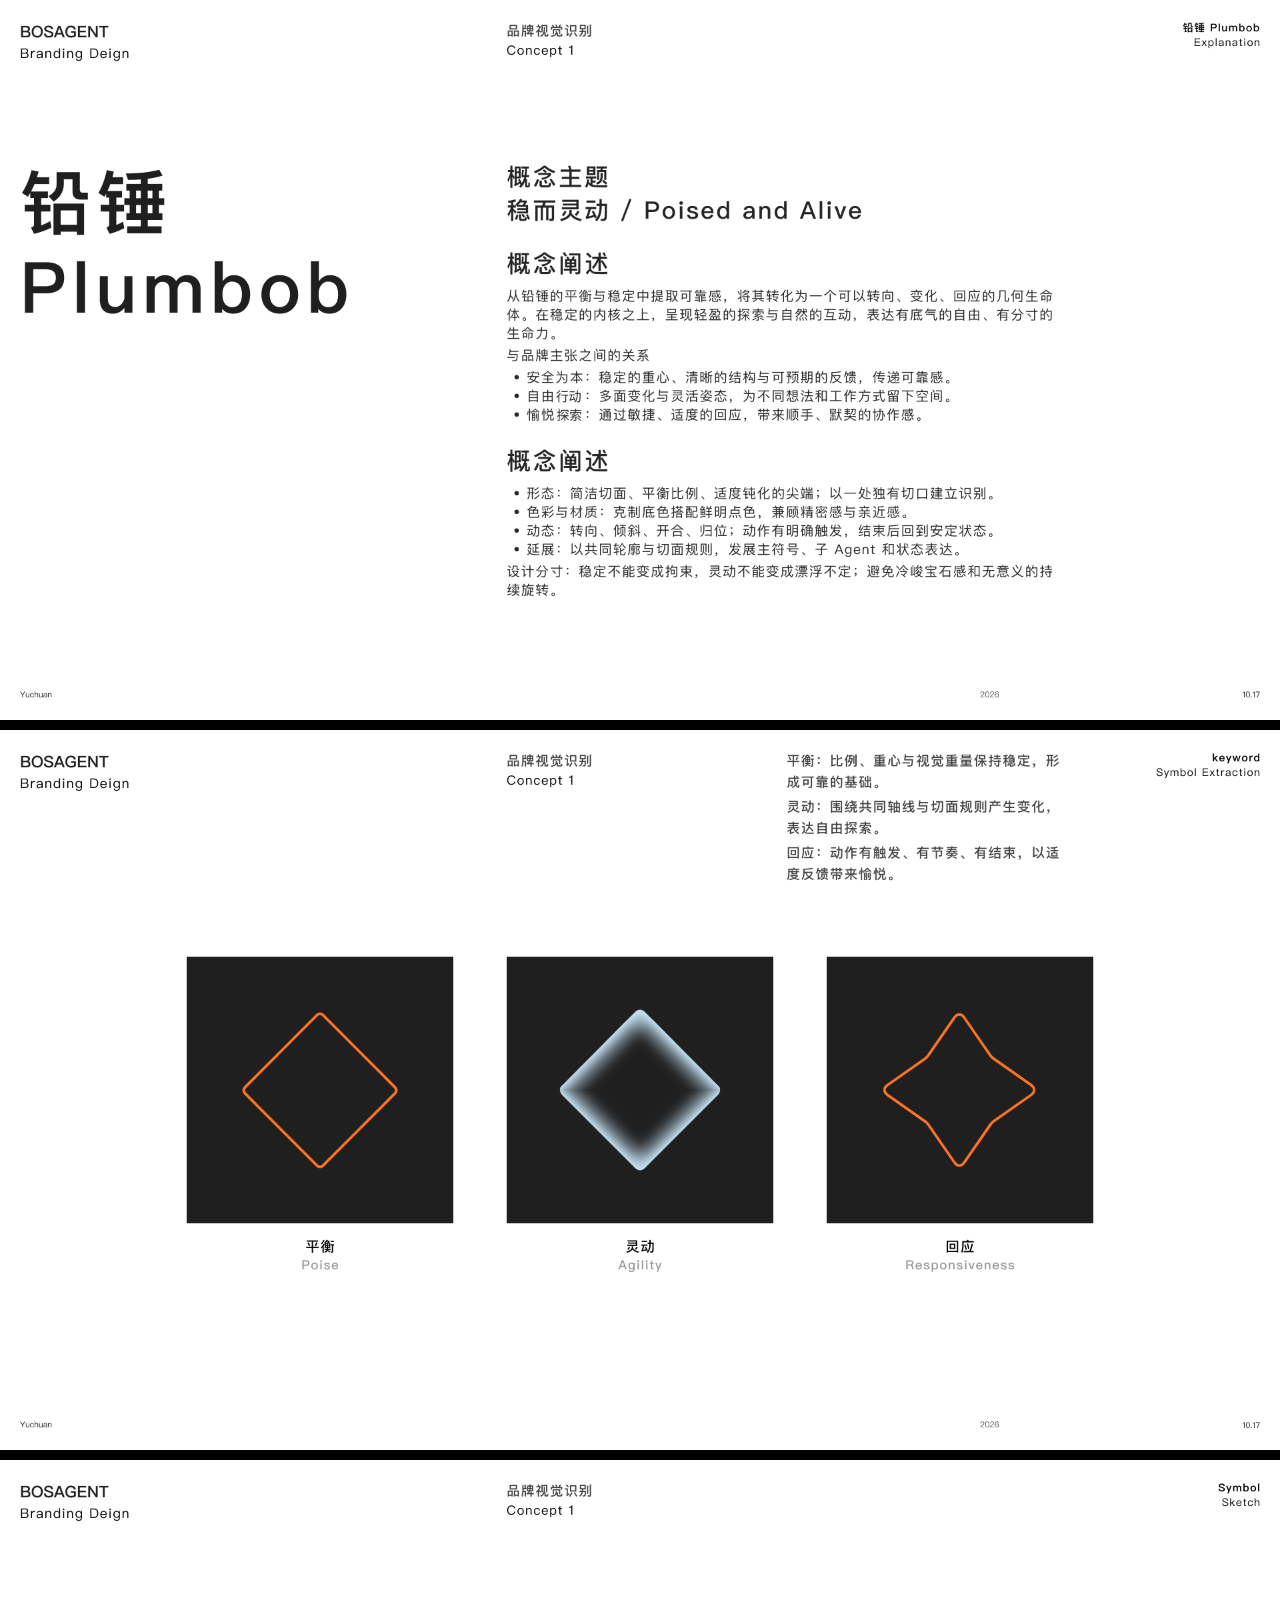
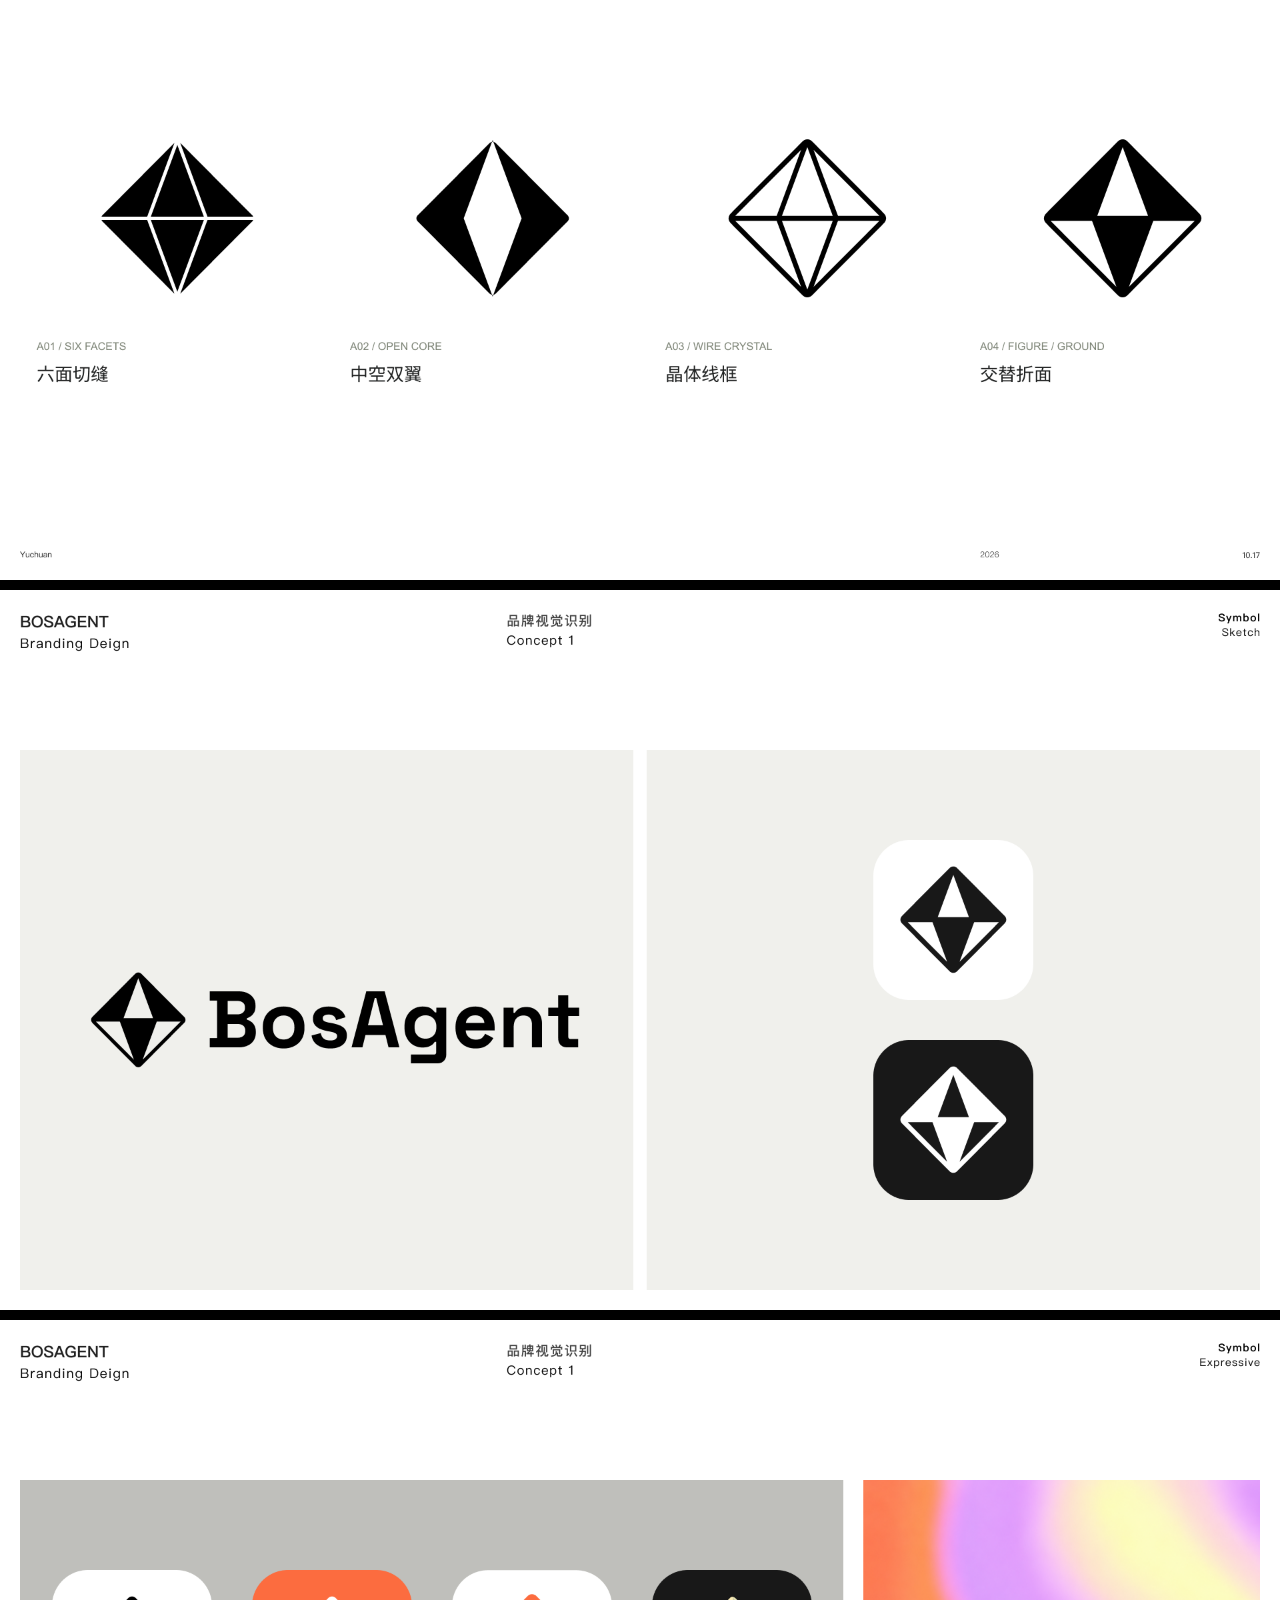
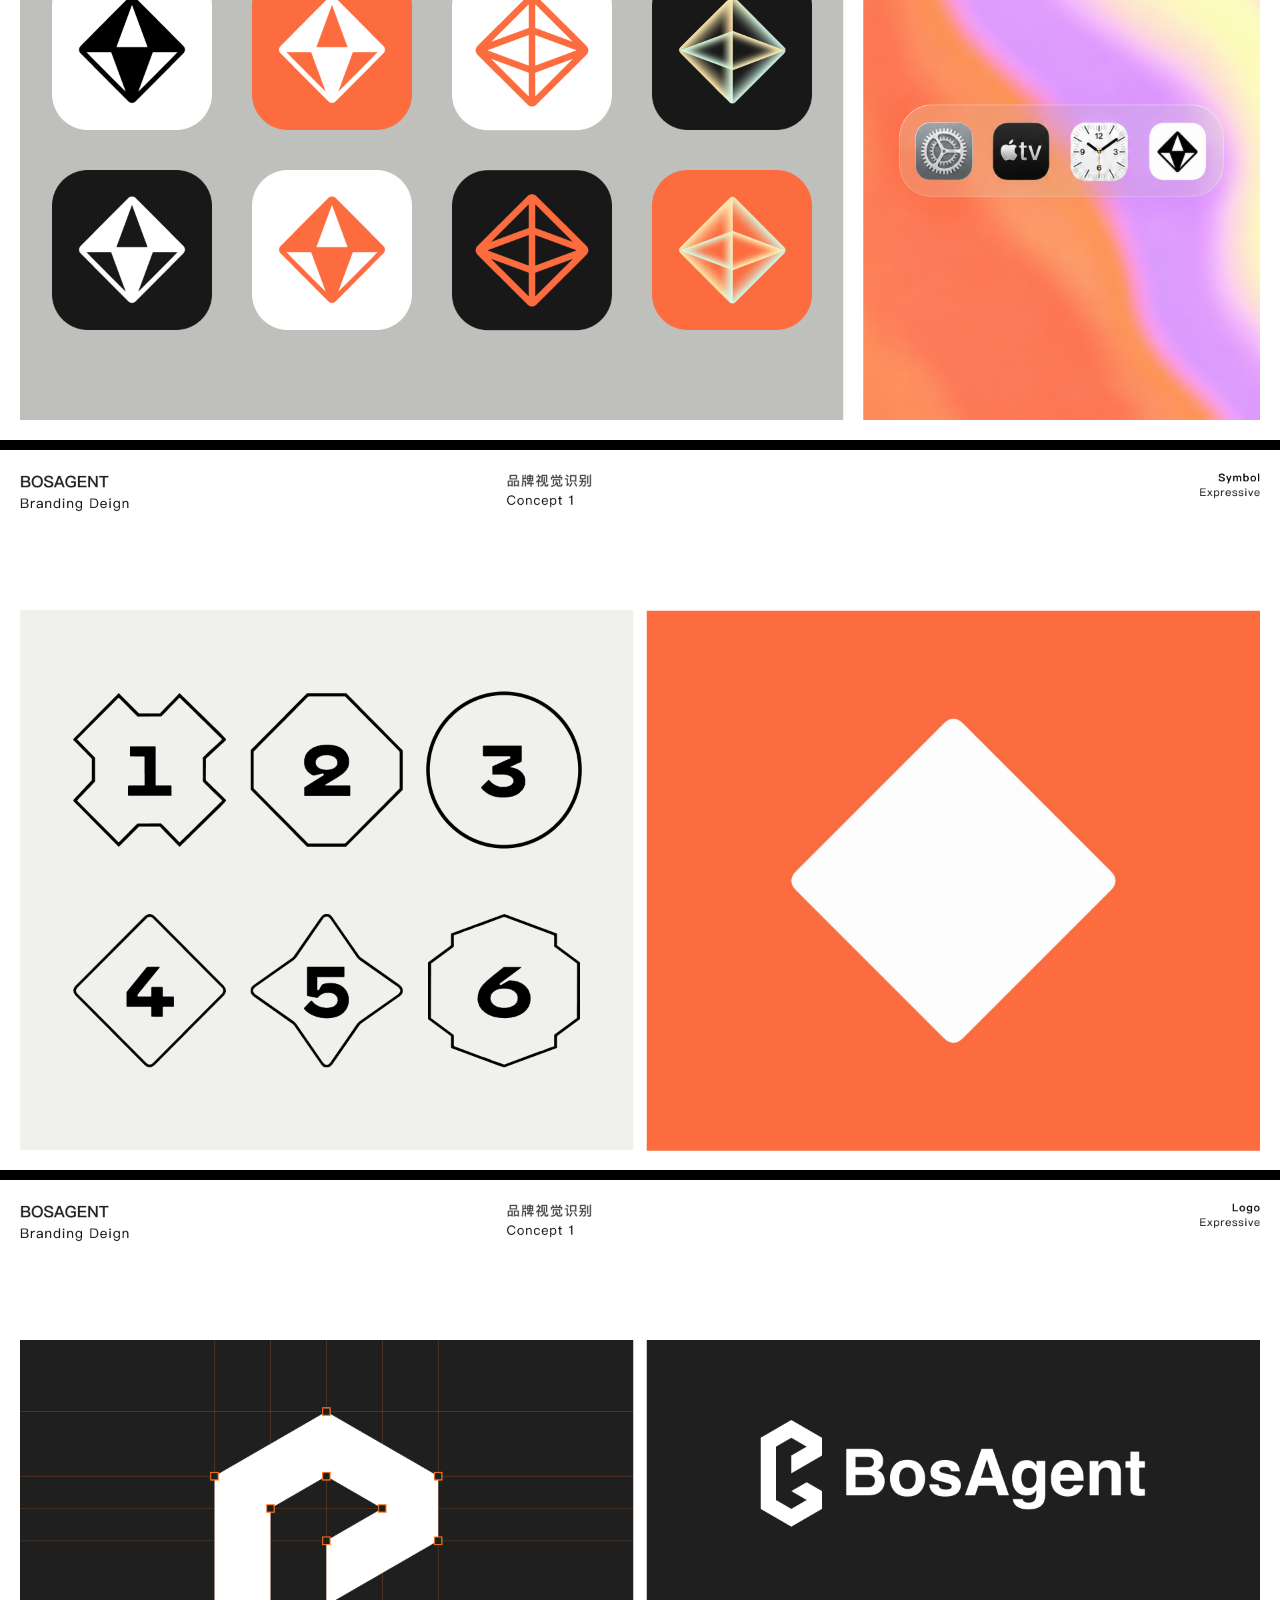
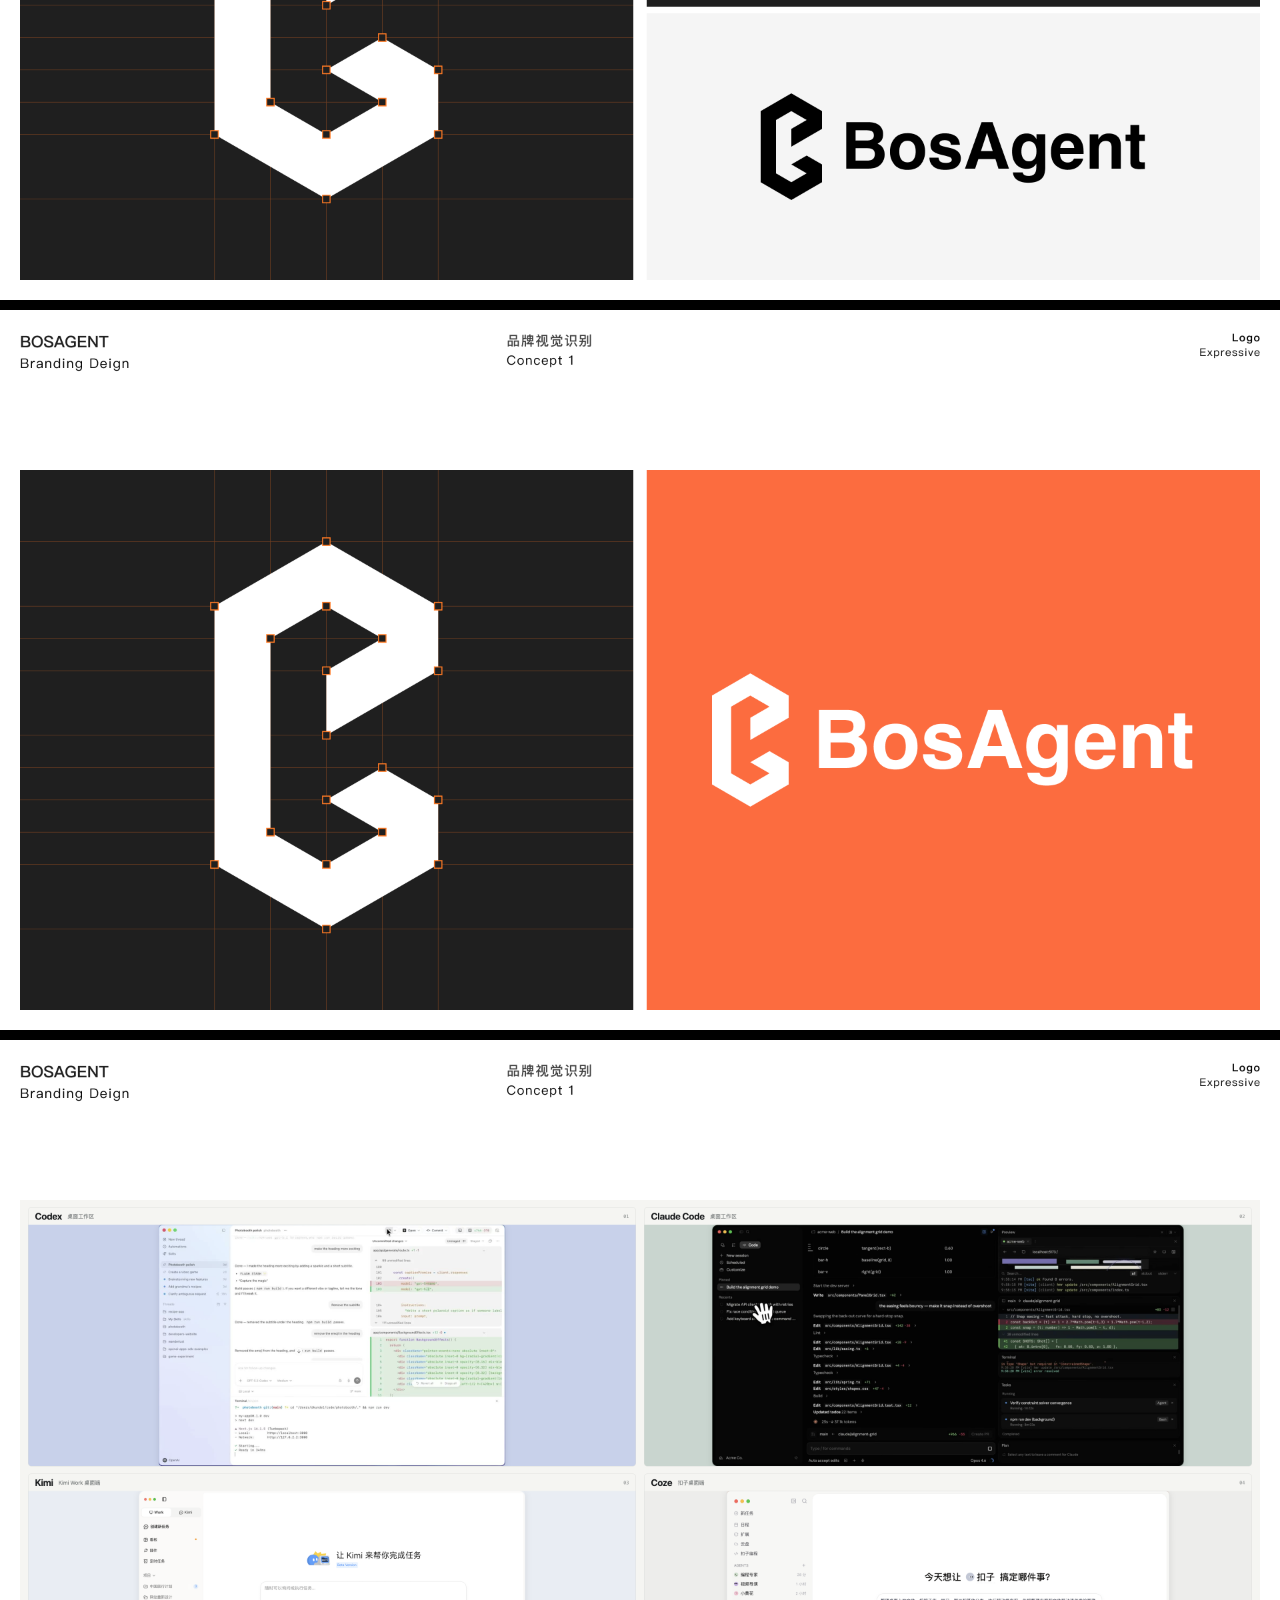
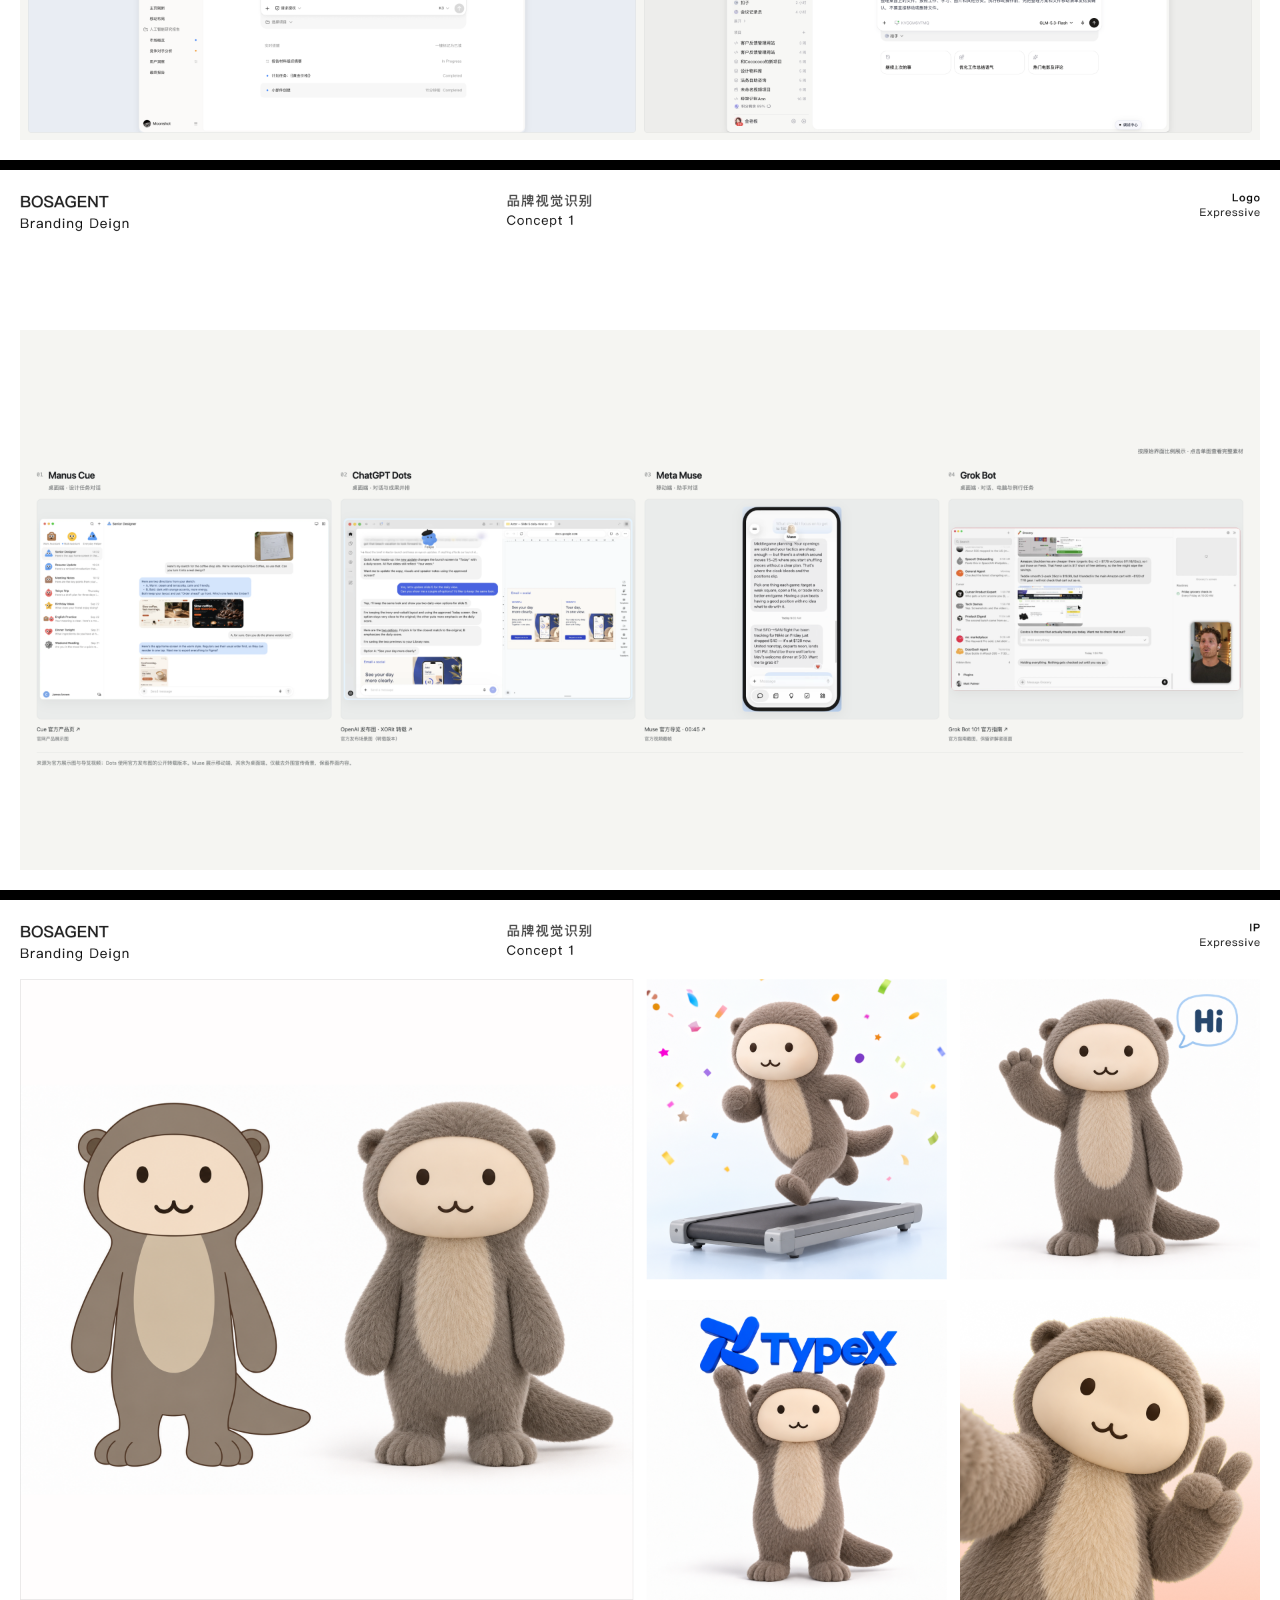
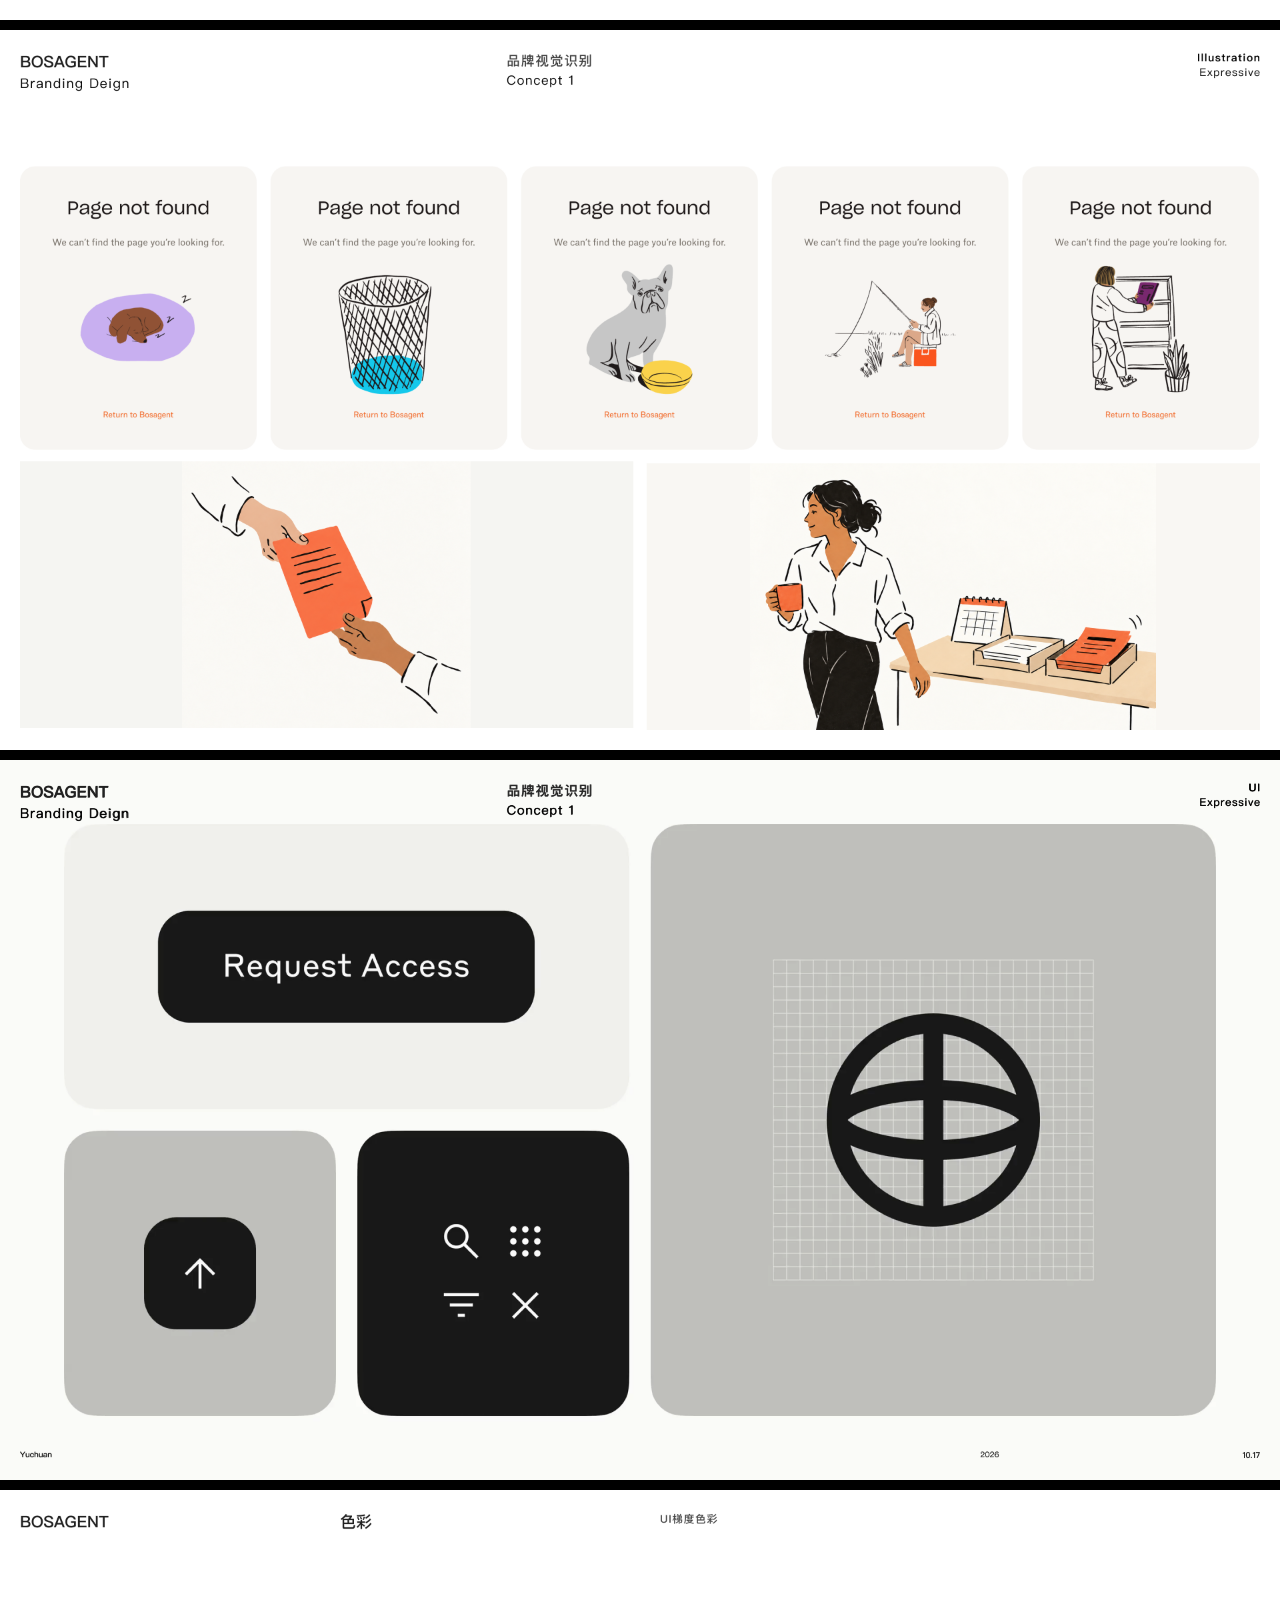
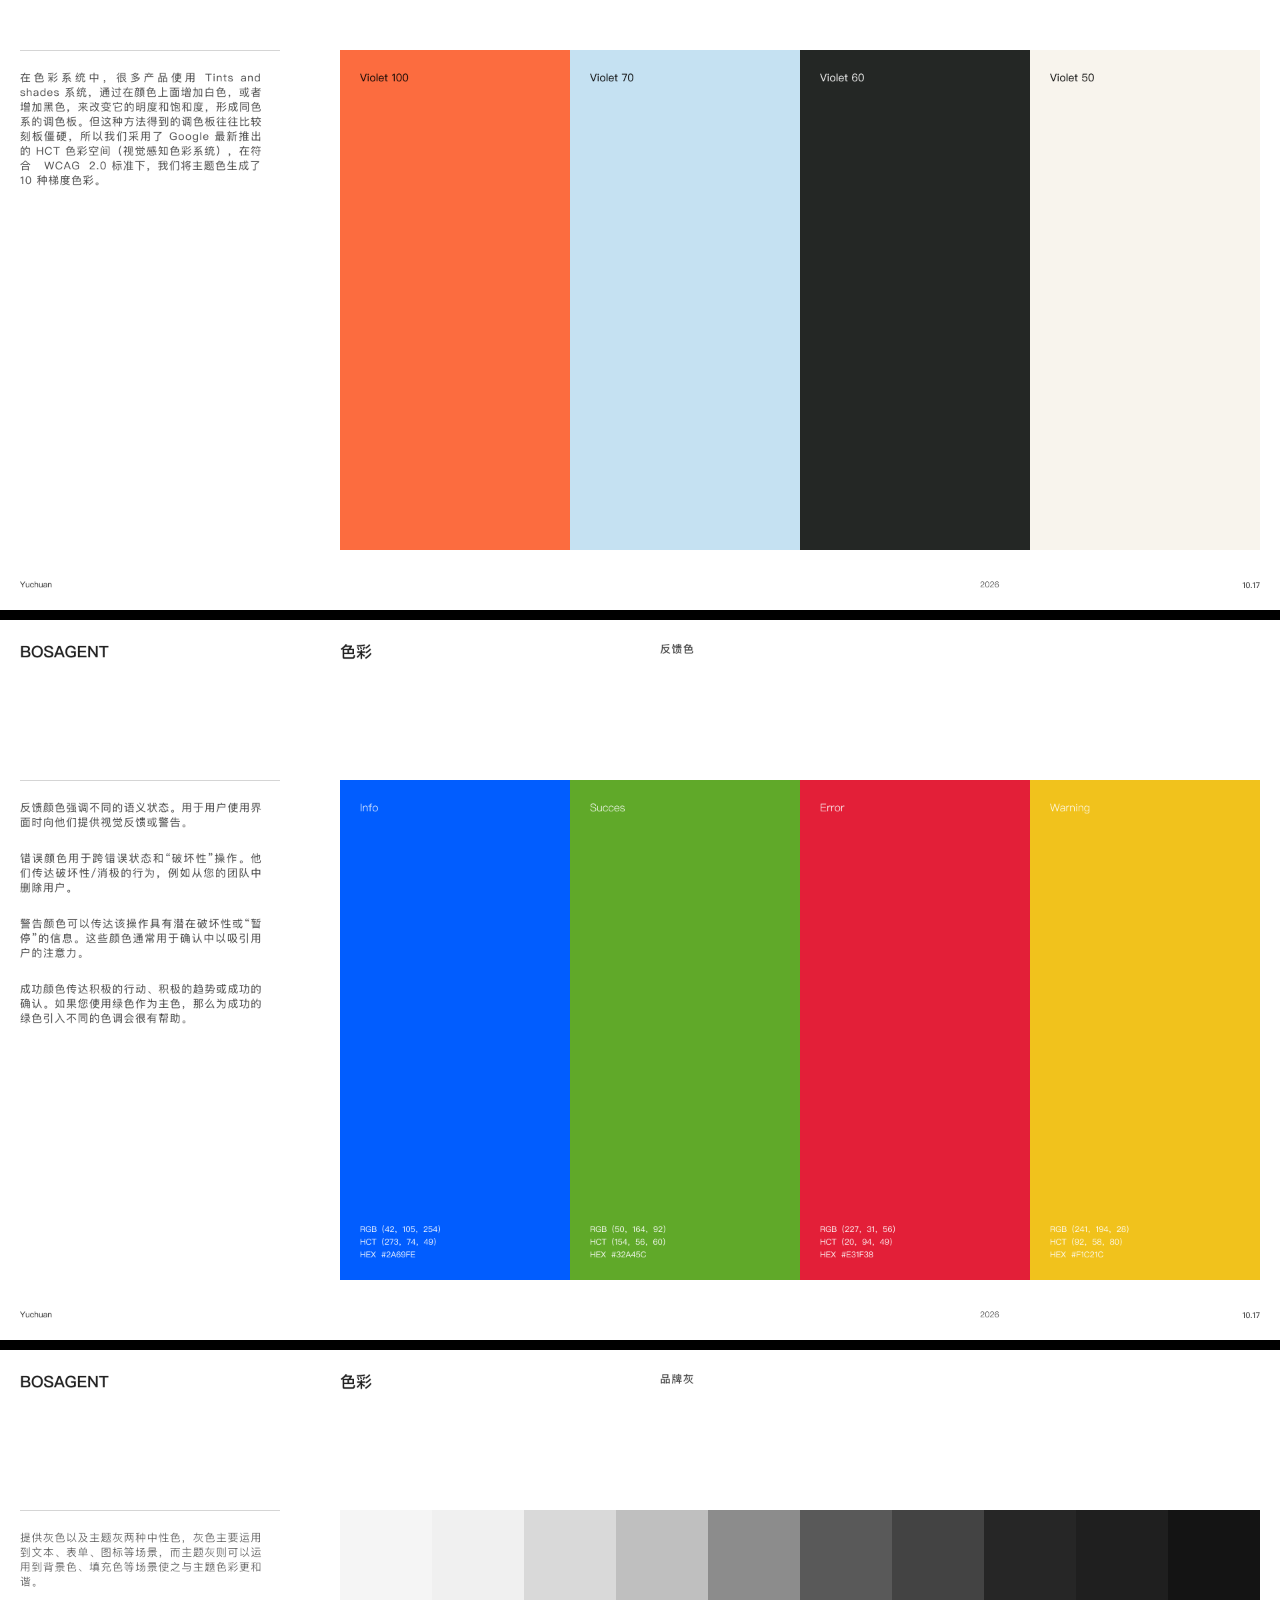
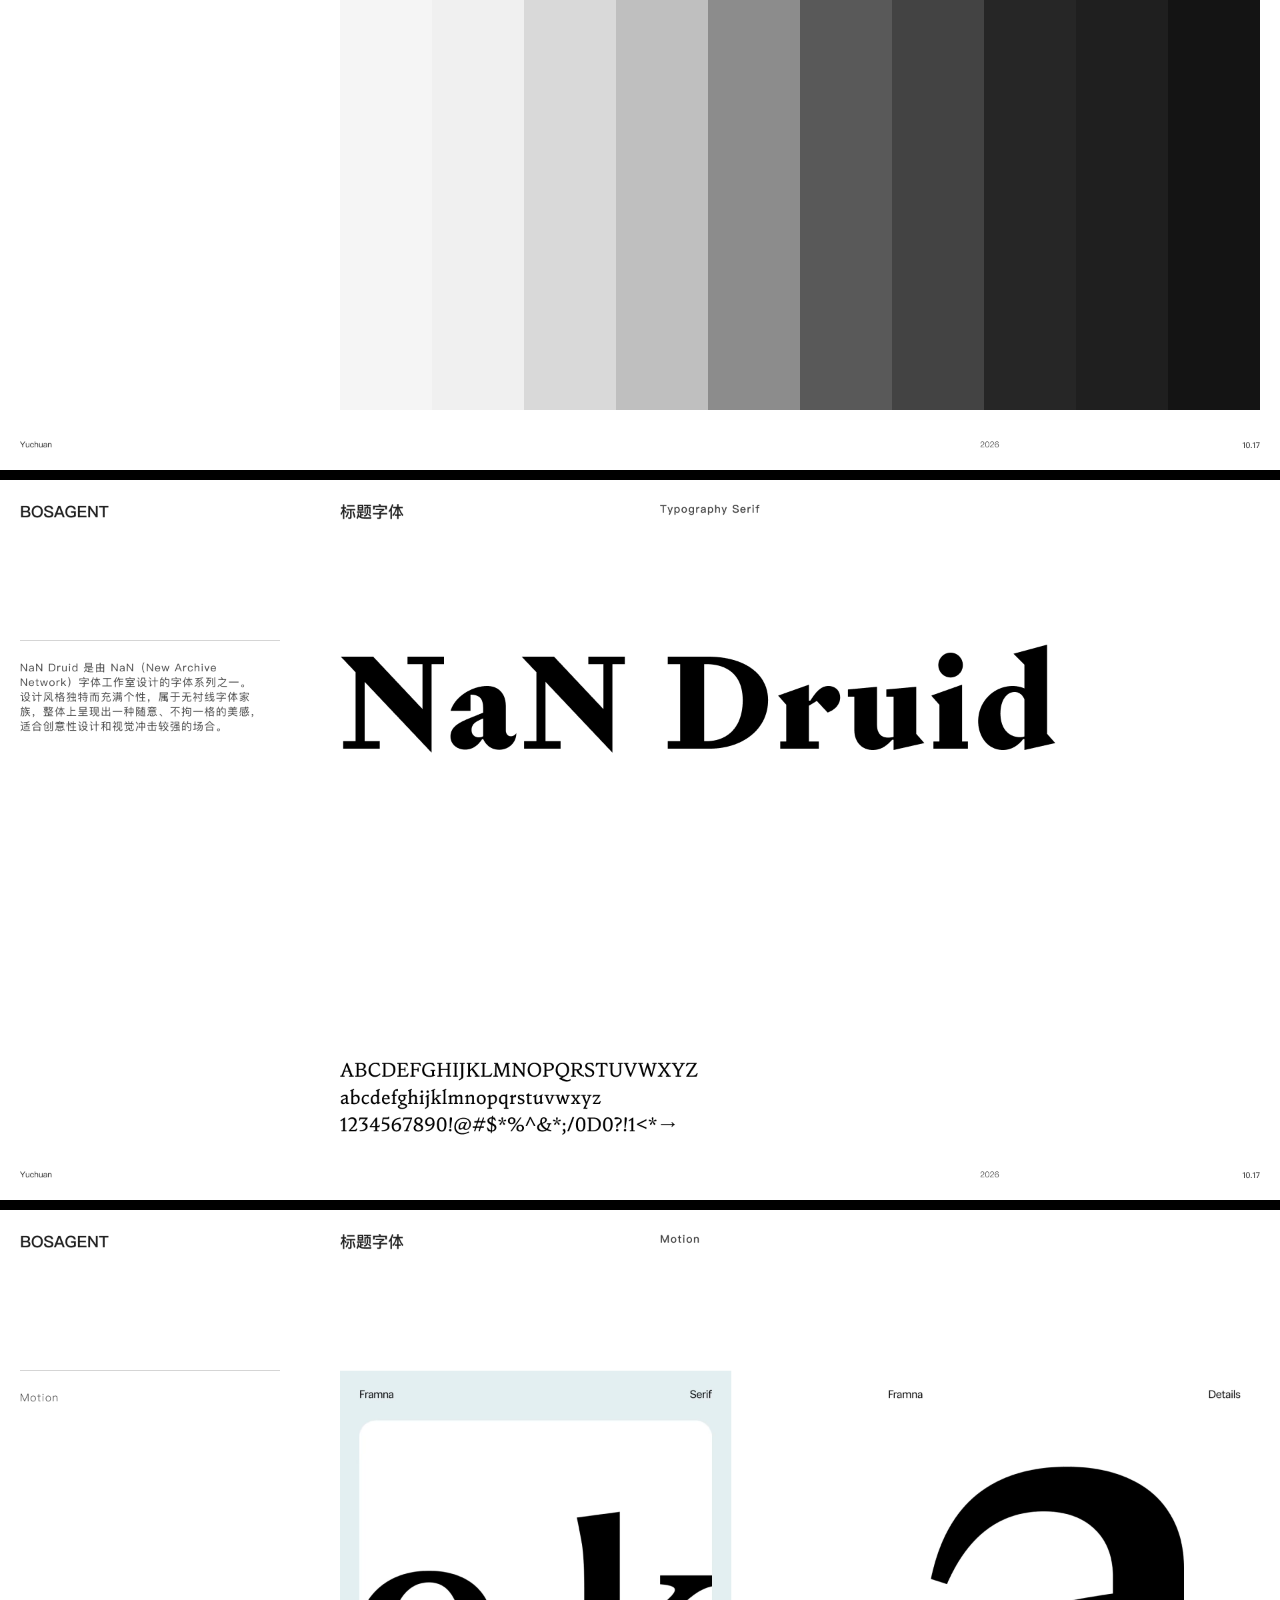
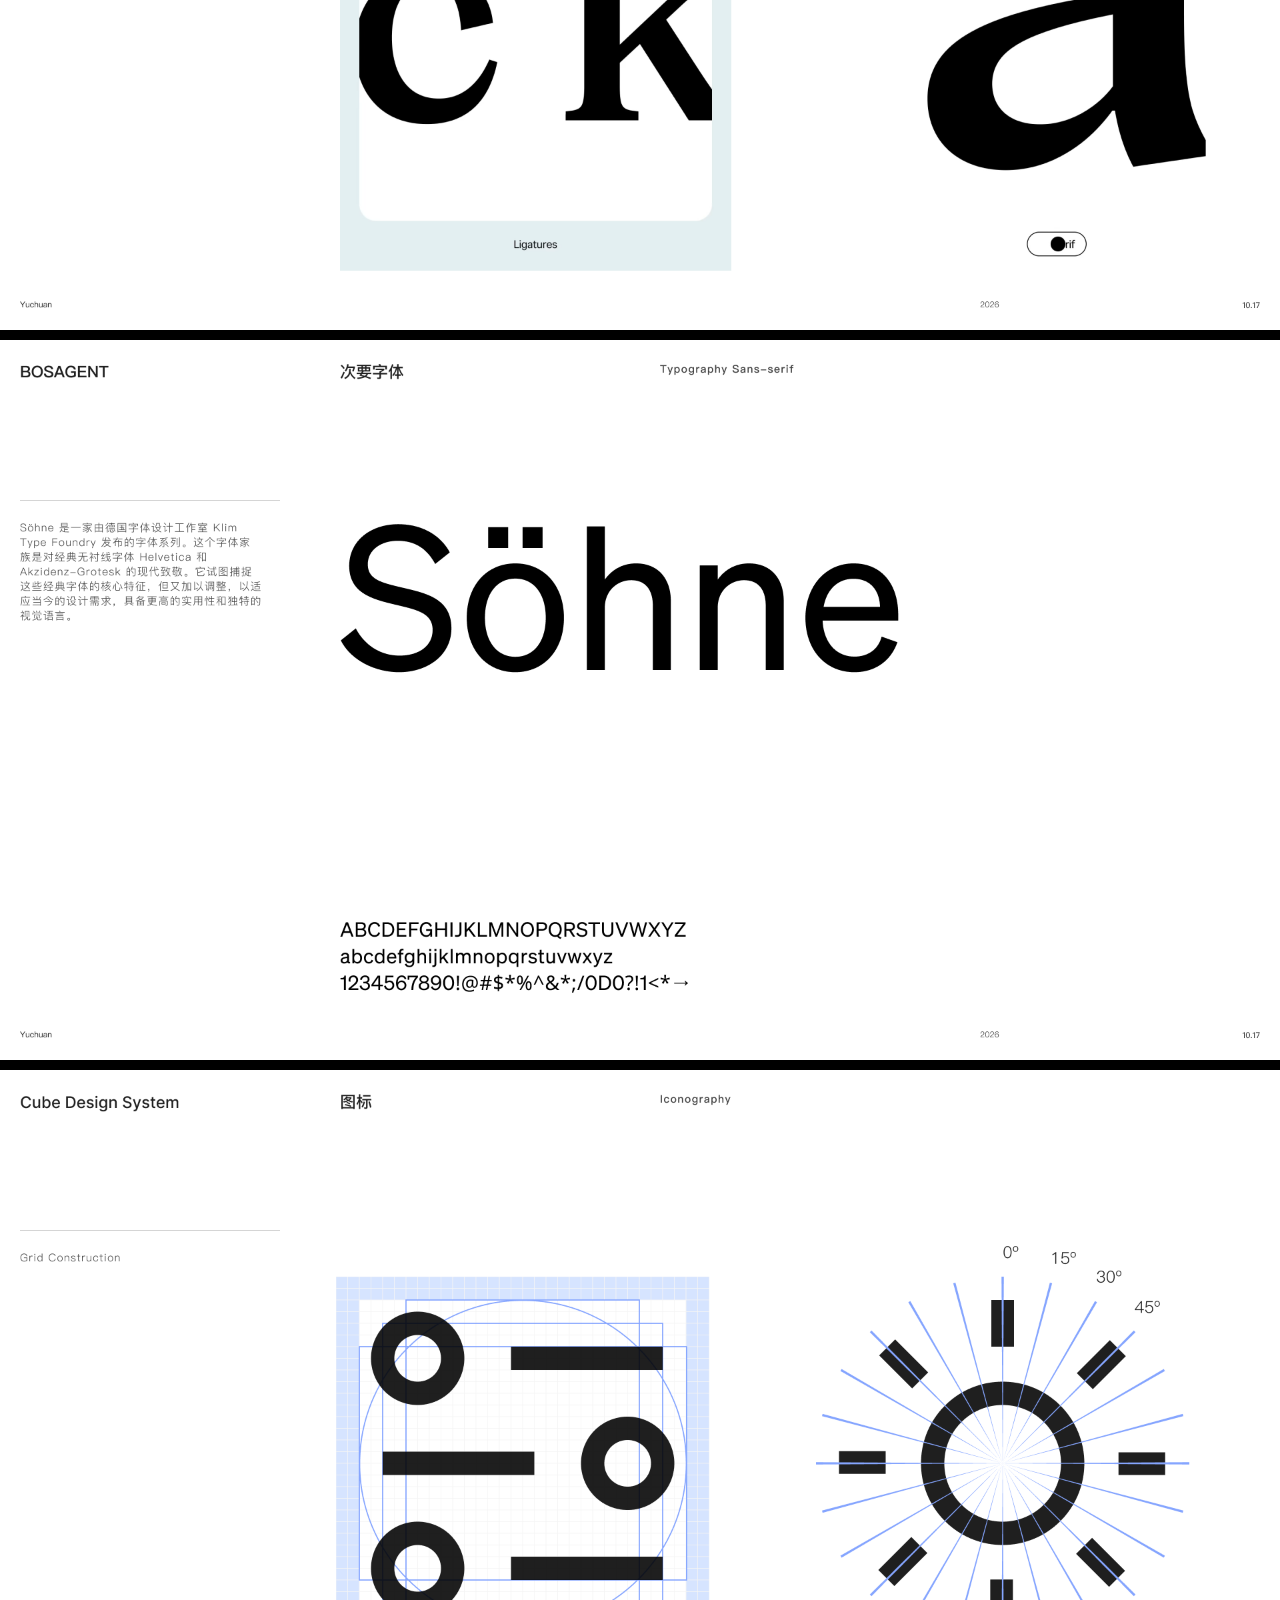
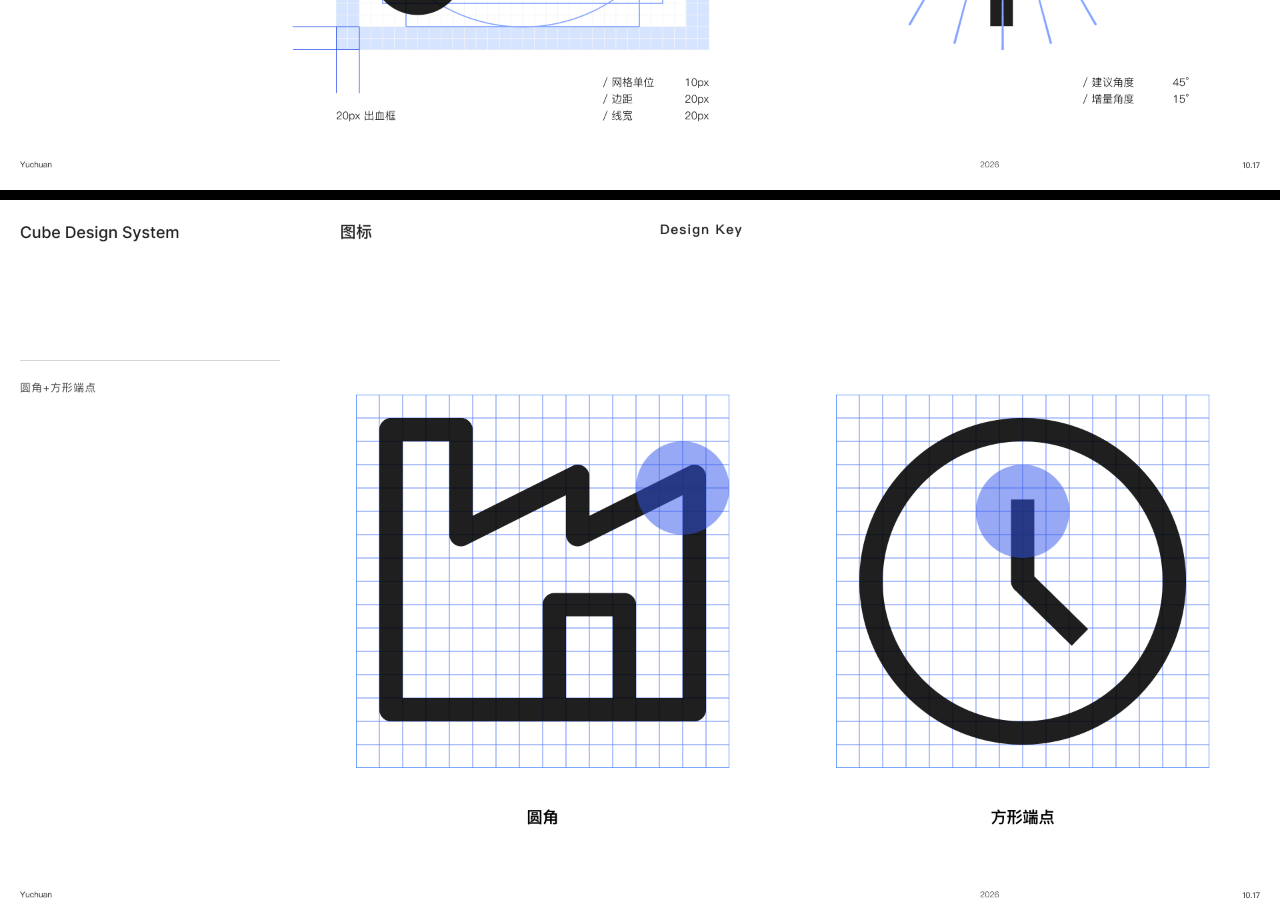
<file: plumbob/index.html>
<!doctype html>
<html lang="zh-CN">
<head>
  <meta charset="UTF-8">
  <meta name="viewport" content="width=device-width,initial-scale=1">
  <meta name="robots" content="noindex,nofollow">
  <meta name="theme-color" content="#000000">
  <title>BosAgent · Plumbob 品牌视觉提案</title>
  <meta name="description" content="BosAgent Plumbob 品牌视觉提案，21 张原稿与原始动态素材。">
  <meta property="og:title" content="BosAgent · Plumbob 品牌视觉提案">
  <meta property="og:description" content="21 张原稿 · 动态预览">
  <meta property="og:type" content="website">
  <meta property="og:url" content="https://yuchuanux-a11y.github.io/bosagent-brand-proposal/plumbob/">
  <meta property="og:image" content="https://yuchuanux-a11y.github.io/bosagent-brand-proposal/plumbob/assets/board-01.png">
  <link rel="icon" href="../assets/favicon.svg" type="image/svg+xml">
  <style>
    * { box-sizing: border-box; }
    html, body { margin: 0; padding: 0; background: #000; }
    main { display: flex; flex-direction: column; gap: 10px; width: 100%; }
    .board { position: relative; flex: none; width: 100%; aspect-ratio: 16 / 9; overflow: hidden; background: #fff; }
    img, video { display: block; margin: 0; padding: 0; }
    .original { width: 100%; height: 100%; }
    .motion-window { position: absolute; overflow: hidden; pointer-events: none; }
    .motion { position: absolute; max-width: none; object-fit: cover; object-position: center; }
    .video { opacity: 0; }
    .video.ready { opacity: 1; }
    .foreground { position: absolute; pointer-events: none; }
    @media print {
      @page { size: landscape; margin: 0; }
      main { display: block; }
      .board { break-after: page; break-inside: avoid; }
      .board:last-child { break-after: auto; }
      .motion-window, .foreground { display: none; }
    }
  </style>
</head>
<body>
  <main aria-label="BosAgent Plumbob 品牌视觉提案，21 张原稿">
    <section class="board" id="board-01" aria-label="01 / BosAgent">
      <img class="original" src="assets/board-01.png?v=claim-20261027" width="1920" height="1080" alt="01 / BosAgent" fetchpriority="high" decoding="async">
    </section>
    <section class="board" id="board-02" aria-label="02 / BosAgent">
      <img class="original" src="assets/board-02.png" width="1920" height="1080" alt="02 / BosAgent" loading="lazy" decoding="async">
    </section>
    <section class="board" id="board-03" aria-label="03 / BosAgent">
      <img class="original" src="assets/board-03.png" width="1920" height="1080" alt="03 / BosAgent" loading="lazy" decoding="async">
    </section>
    <section class="board" id="board-04" aria-label="04 / BosAgent">
      <img class="original" src="assets/board-04.png" width="1920" height="1080" alt="04 / BosAgent" loading="lazy" decoding="async">
    </section>
    <section class="board" id="board-05" aria-label="05 / BosAgent">
      <img class="original" src="assets/board-05.png" width="1920" height="1080" alt="05 / BosAgent" loading="lazy" decoding="async">
    </section>
    <section class="board" id="board-06" aria-label="06 / BosAgent">
      <img class="original" src="assets/board-06.png" width="1920" height="1080" alt="06 / BosAgent" loading="lazy" decoding="async">
      <div class="motion-window" style="left:50.52083333%;top:22.31481481%;width:47.91666667%;height:75.00000000%" aria-hidden="true">
        <video id="motion-178-4313" class="motion video" style="left:0.00000000%;top:-50.98765432%;width:100.00000000%;height:201.97530864%" src="assets/178-4313.mp4" autoplay muted loop playsinline preload="metadata" disablepictureinpicture></video>
      </div>
    </section>
    <section class="board" id="board-07" aria-label="07 / BosAgent">
      <img class="original" src="assets/board-07.png" width="1920" height="1080" alt="07 / BosAgent" loading="lazy" decoding="async">
    </section>
    <section class="board" id="board-08" aria-label="08 / BosAgent">
      <img class="original" src="assets/board-08.png" width="1920" height="1080" alt="08 / BosAgent" loading="lazy" decoding="async">
    </section>
    <section class="board" id="board-09" aria-label="09 / BosAgent">
      <img class="original" src="assets/board-09.png" width="1920" height="1080" alt="09 / BosAgent" loading="lazy" decoding="async">
    </section>
    <section class="board" id="board-10" aria-label="10 / BosAgent">
      <img class="original" src="assets/board-10.png" width="1920" height="1080" alt="10 / BosAgent" loading="lazy" decoding="async">
    </section>
    <section class="board" id="board-11" aria-label="11 / BosAgent">
      <img class="original" src="assets/board-11.png" width="1920" height="1080" alt="11 / BosAgent" loading="lazy" decoding="async">
    </section>
    <section class="board" id="board-12" aria-label="12 / BosAgent">
      <img class="original" src="assets/board-12.png" width="1920" height="1080" alt="12 / BosAgent" loading="lazy" decoding="async">
    </section>
    <section class="board" id="board-13" aria-label="13 / BosAgent">
      <img class="original" src="assets/board-13.png" width="1920" height="1080" alt="13 / BosAgent" loading="lazy" decoding="async">
      <div class="motion-window" style="left:0.00000000%;top:0.00000000%;width:100.00000000%;height:100.00000000%" aria-hidden="true">
        <video id="motion-167-2630" class="motion video" style="left:0.00000000%;top:0.00000000%;width:100.00000000%;height:100.00000000%" src="assets/167-2630.mp4" autoplay muted loop playsinline preload="metadata" disablepictureinpicture></video>
      </div>
      <img class="foreground" src="assets/167-2536.png" style="left:1.64998372%;top:3.56739185%;width:6.81976318%;height:1.64889865%" alt="" loading="lazy" decoding="async" aria-hidden="true">
      <img class="foreground" src="assets/167-2537.png" style="left:1.63752238%;top:6.70740198%;width:8.39146932%;height:1.74076787%" alt="" loading="lazy" decoding="async" aria-hidden="true">
      <img class="foreground" src="assets/167-2538.png" style="left:1.56560262%;top:96.04297779%;width:2.45900472%;height:0.82442672%" alt="" loading="lazy" decoding="async" aria-hidden="true">
      <img class="foreground" src="assets/167-2539.png" style="left:97.08196004%;top:96.13557038%;width:1.32812500%;height:0.82442672%" alt="" loading="lazy" decoding="async" aria-hidden="true">
      <img class="foreground" src="assets/167-2540.png" style="left:76.60502116%;top:96.04297779%;width:1.42176310%;height:0.82442672%" alt="" loading="lazy" decoding="async" aria-hidden="true">
      <img class="foreground" src="assets/167-2541.png" style="left:39.58333333%;top:2.77777778%;width:21.87500000%;height:5.46296296%" alt="" loading="lazy" decoding="async" aria-hidden="true">
      <img class="foreground" src="assets/167-2544.png" style="left:88.80208333%;top:2.77777778%;width:9.63541667%;height:4.07407407%" alt="" loading="lazy" decoding="async" aria-hidden="true">
    </section>
    <section class="board" id="board-14" aria-label="14 / BosAgent">
      <img class="original" src="assets/board-14.png" width="1920" height="1080" alt="14 / BosAgent" loading="lazy" decoding="async">
    </section>
    <section class="board" id="board-15" aria-label="15 / BosAgent">
      <img class="original" src="assets/board-15.png" width="1920" height="1080" alt="15 / BosAgent" loading="lazy" decoding="async">
    </section>
    <section class="board" id="board-16" aria-label="16 / BosAgent">
      <img class="original" src="assets/board-16.png" width="1920" height="1080" alt="16 / BosAgent" loading="lazy" decoding="async">
    </section>
    <section class="board" id="board-17" aria-label="17 / BosAgent">
      <img class="original" src="assets/board-17.png" width="1920" height="1080" alt="17 / BosAgent" loading="lazy" decoding="async">
    </section>
    <section class="board" id="board-18" aria-label="18 / BosAgent">
      <img class="original" src="assets/board-18.png" width="1920" height="1080" alt="18 / BosAgent" loading="lazy" decoding="async">
      <div class="motion-window" style="left:26.56250000%;top:22.31481481%;width:30.57291667%;height:69.44444444%" aria-hidden="true">
        <video id="motion-2-1461" class="motion video" style="left:0.00000000%;top:0.00000000%;width:100.00000000%;height:100.00000000%" src="assets/2-1461.mp4" autoplay muted loop playsinline preload="metadata" disablepictureinpicture></video>
      </div>
      <div class="motion-window" style="left:67.86458333%;top:22.31481481%;width:30.57291667%;height:69.44444444%" aria-hidden="true">
        <video id="motion-2-1462" class="motion video" style="left:0.00000000%;top:0.00000000%;width:100.00000000%;height:100.00000000%" src="assets/2-1462.mp4" autoplay muted loop playsinline preload="metadata" disablepictureinpicture></video>
      </div>
    </section>
    <section class="board" id="board-19" aria-label="19 / BosAgent">
      <img class="original" src="assets/board-19.png" width="1920" height="1080" alt="19 / BosAgent" loading="lazy" decoding="async">
    </section>
    <section class="board" id="board-20" aria-label="20 / Cube / 27 / 图标 · 网格">
      <img class="original" src="assets/board-20.png" width="1920" height="1080" alt="20 / Cube / 27 / 图标 · 网格" loading="lazy" decoding="async">
    </section>
    <section class="board" id="board-21" aria-label="21 / Cube / 28 / 图标 · 结构">
      <img class="original" src="assets/board-21.png" width="1920" height="1080" alt="21 / Cube / 28 / 图标 · 结构" loading="lazy" decoding="async">
    </section>
  </main>
  <script>
    const videos = [...document.querySelectorAll('video')];
    const nearViewport = new Set();
    function play(video) {
      video.muted = true;
      if (!document.hidden) video.play().catch(() => {});
    }
    for (const video of videos) {
      video.addEventListener('loadeddata', () => video.classList.add('ready'));
      video.addEventListener('playing', () => video.classList.add('ready'));
    }
    if ('IntersectionObserver' in window) {
      const observer = new IntersectionObserver(entries => {
        for (const { target, isIntersecting } of entries) {
          if (isIntersecting) { nearViewport.add(target); play(target); }
          else { nearViewport.delete(target); target.pause(); }
        }
      }, { rootMargin: '100% 0px', threshold: 0 });
      videos.forEach(video => observer.observe(video));
    } else {
      videos.forEach(video => { nearViewport.add(video); play(video); });
    }
    document.addEventListener('visibilitychange', () => {
      if (document.hidden) videos.forEach(video => video.pause());
      else nearViewport.forEach(play);
    });
    // Resume if a browser initially requires a user gesture for media playback.
    document.addEventListener('pointerdown', () => nearViewport.forEach(play), { passive: true });
    document.addEventListener('touchstart', () => nearViewport.forEach(play), { passive: true });
  </script>
</body>
</html>
</file>
